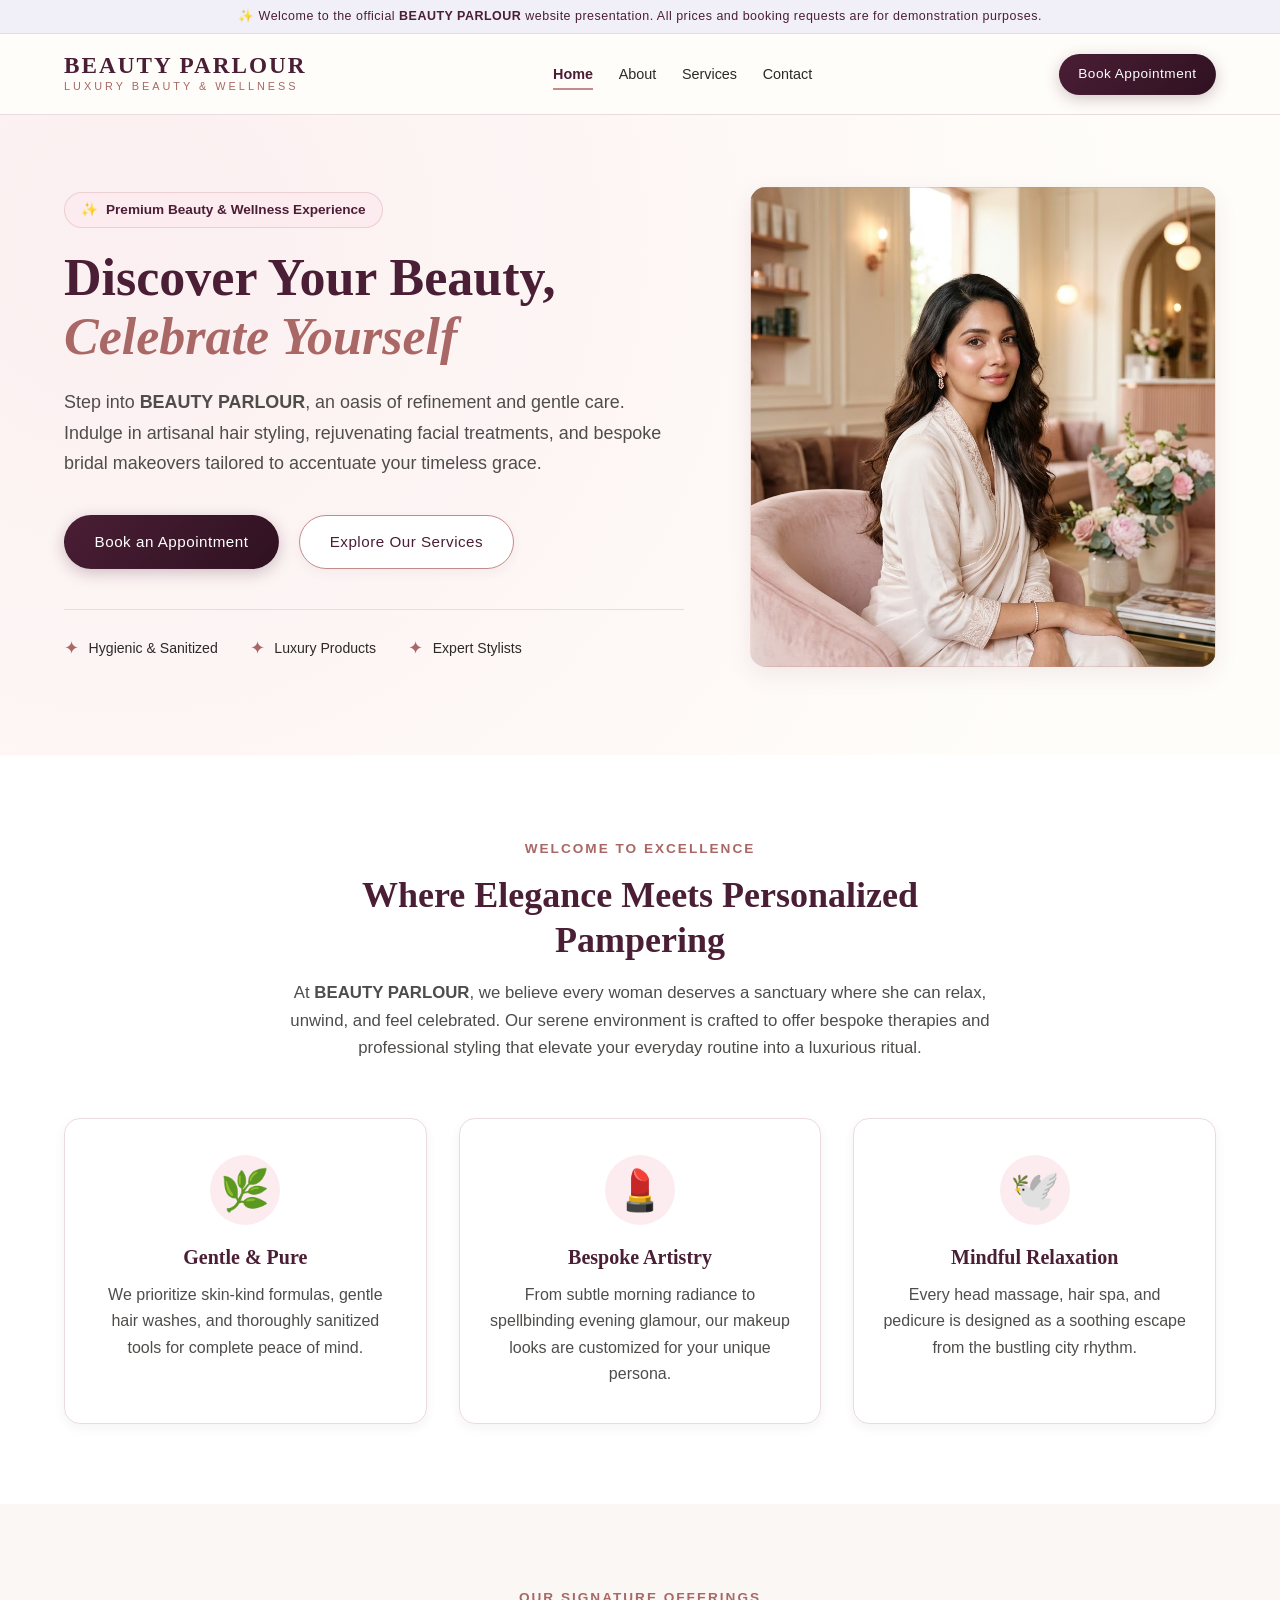
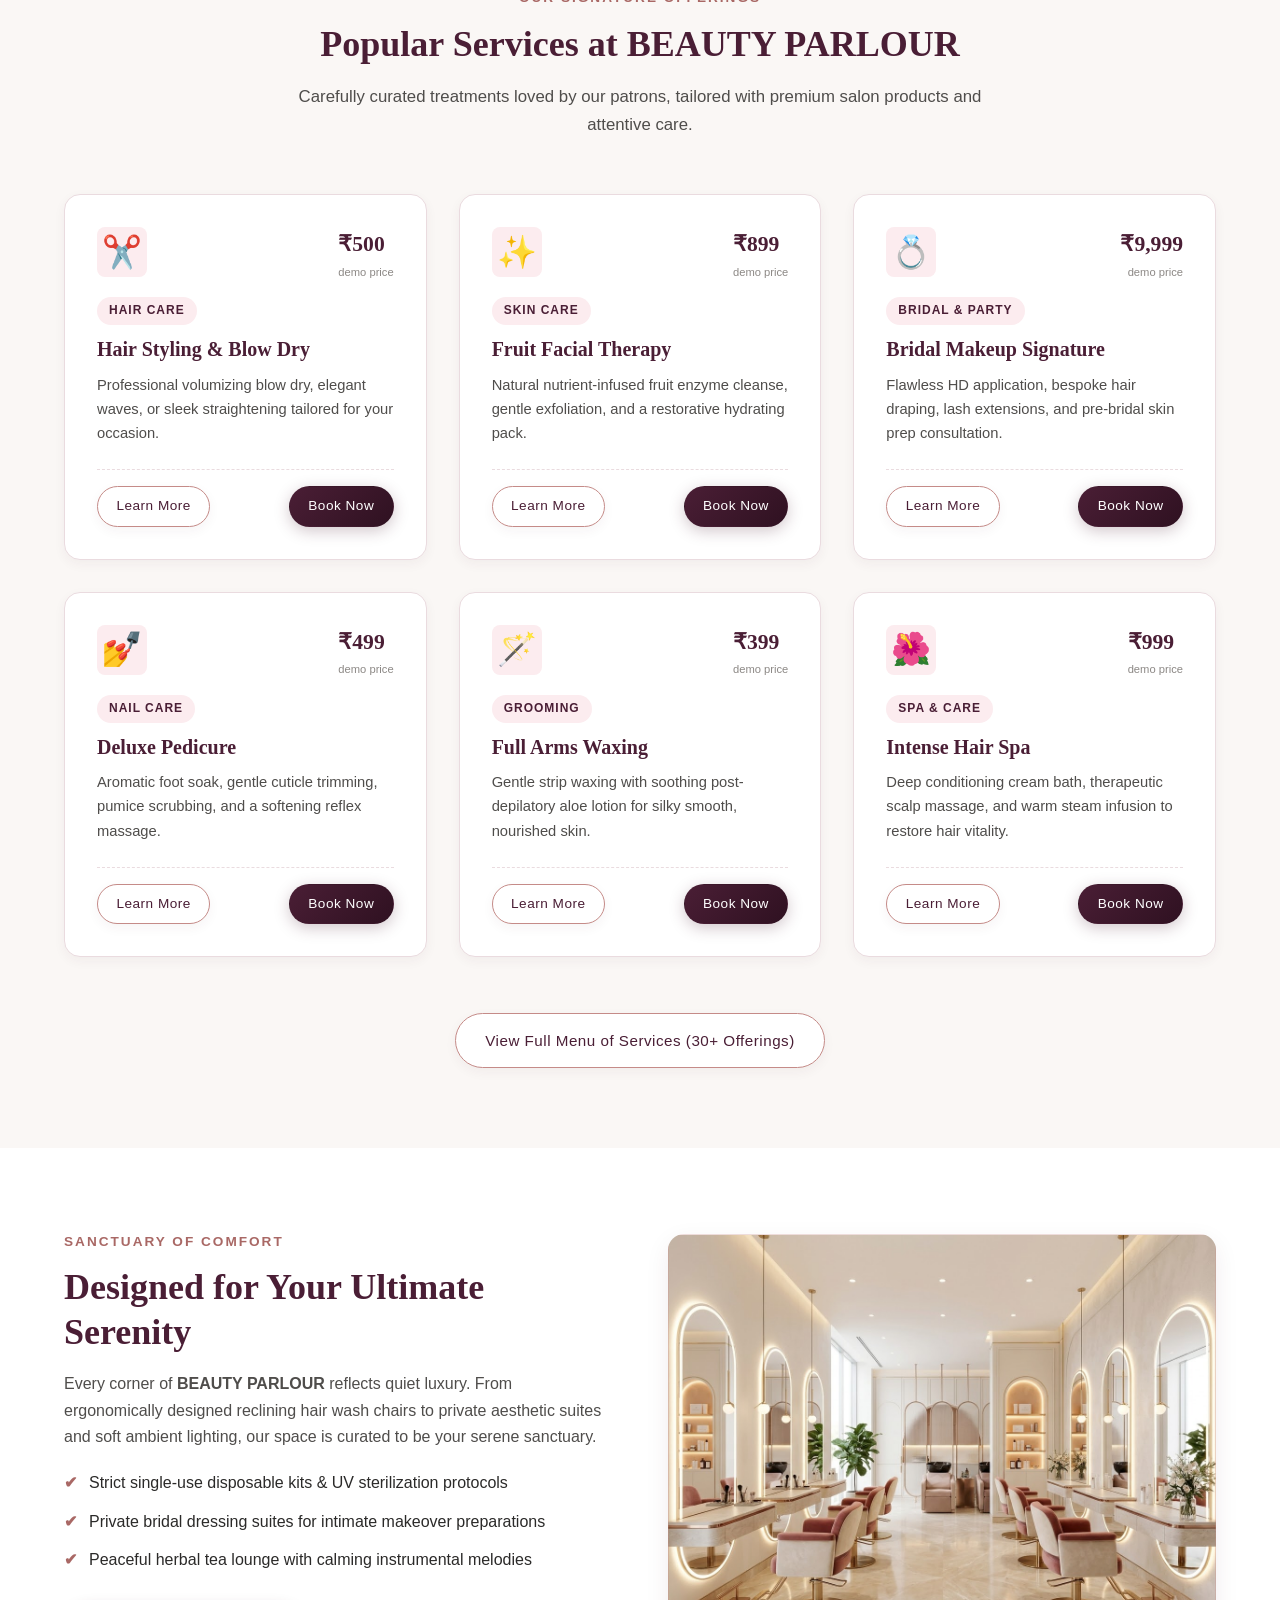
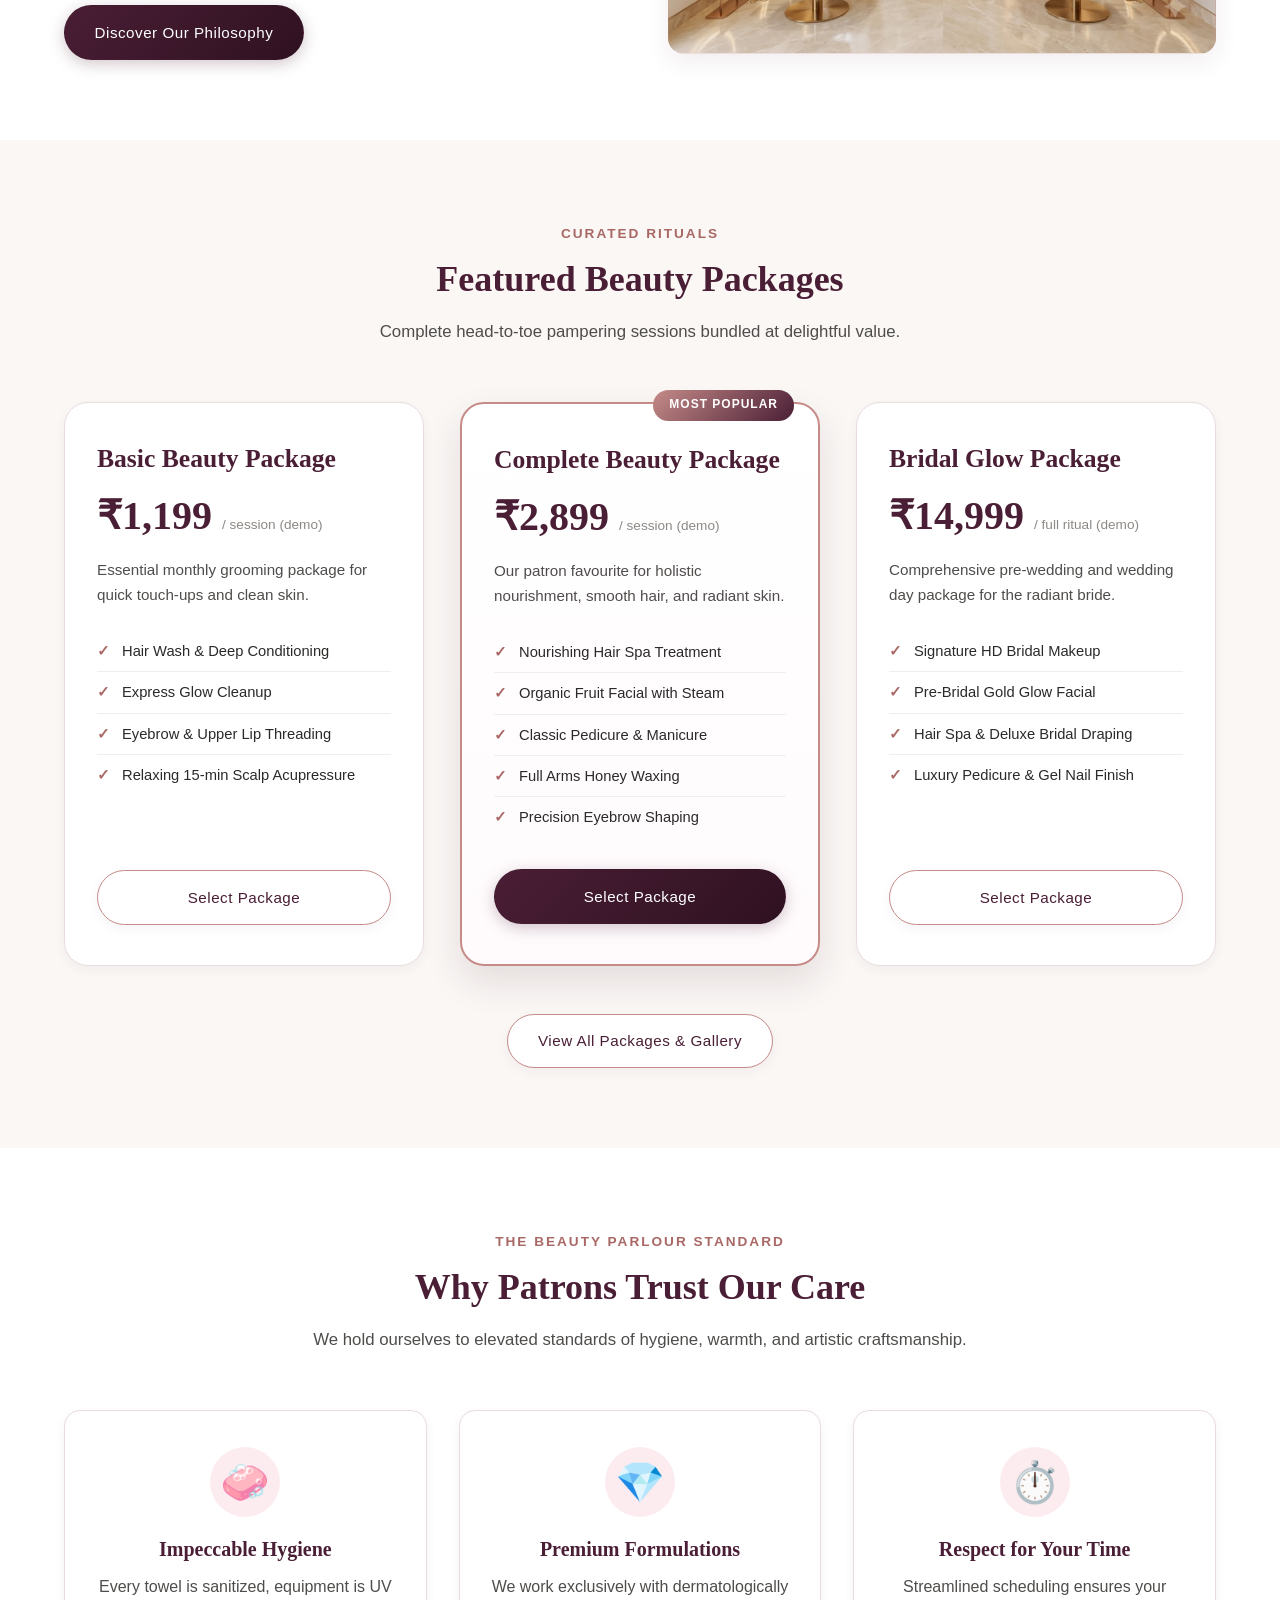
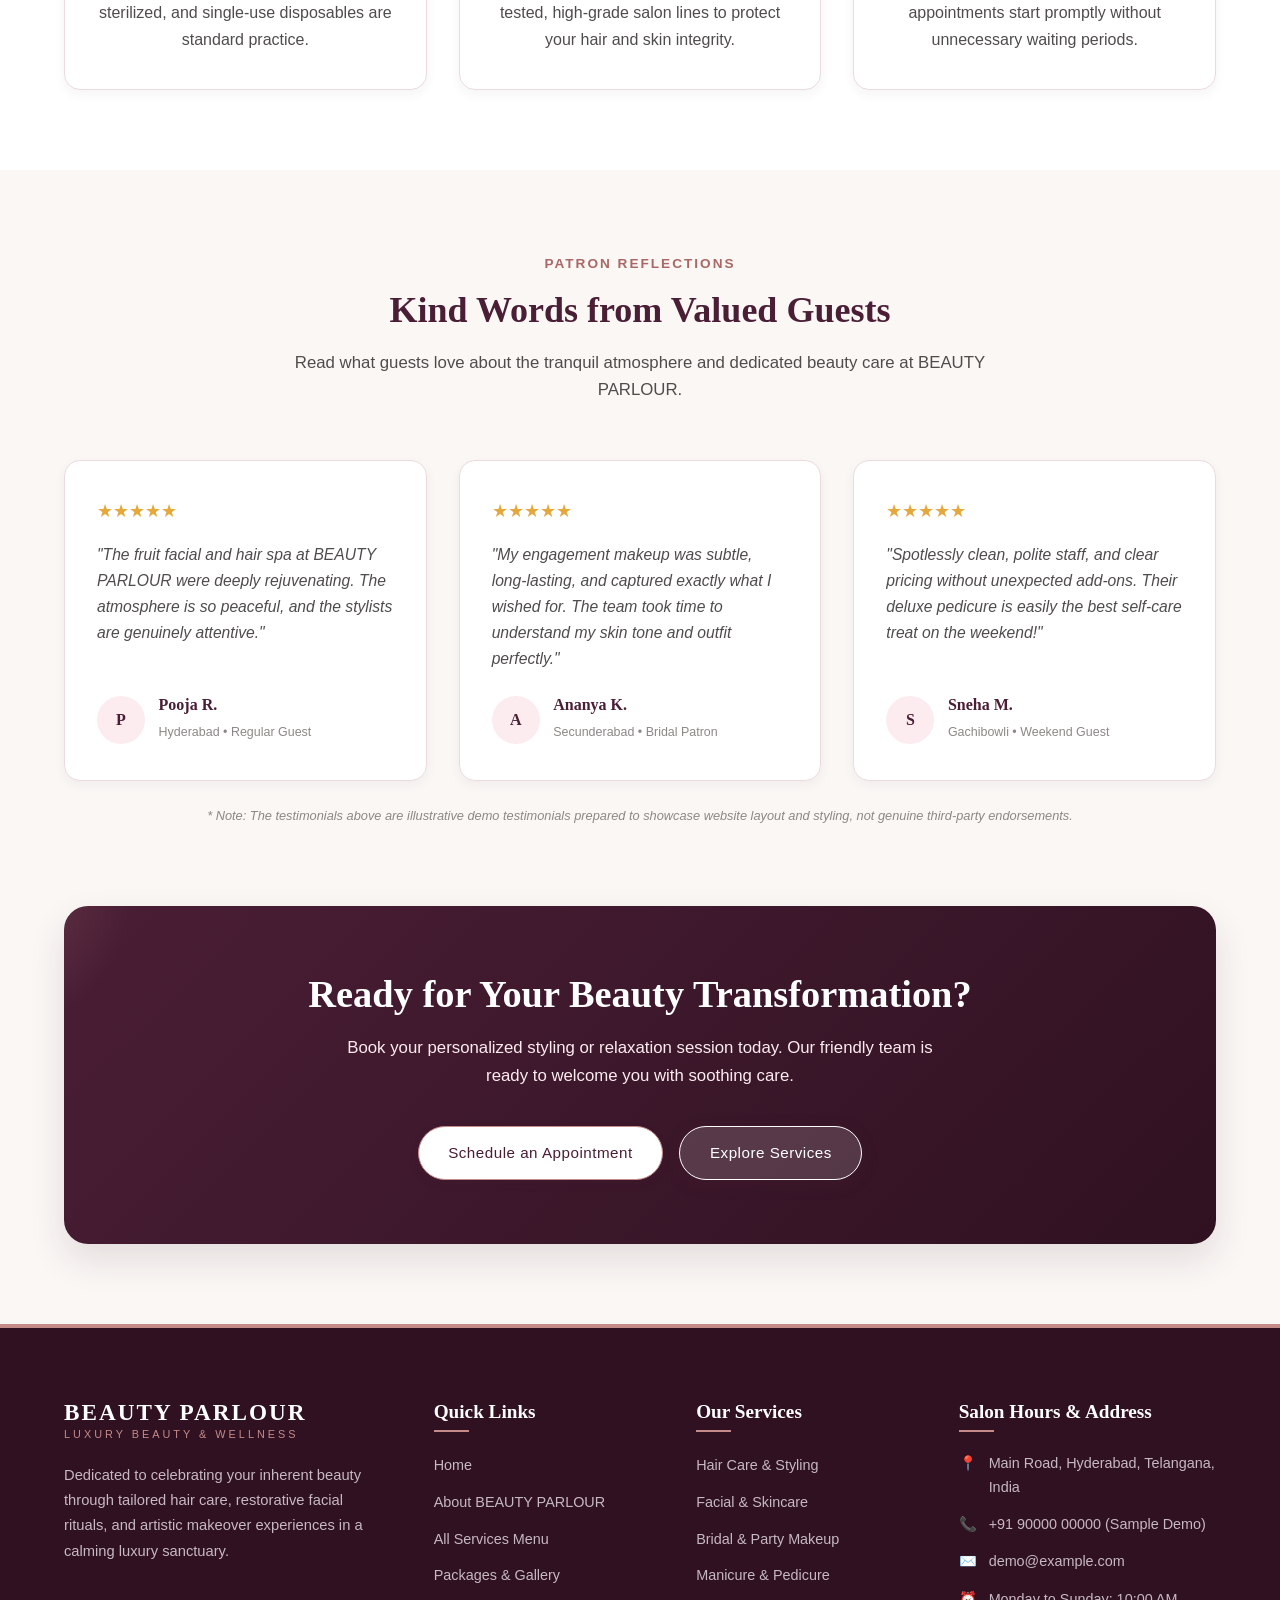
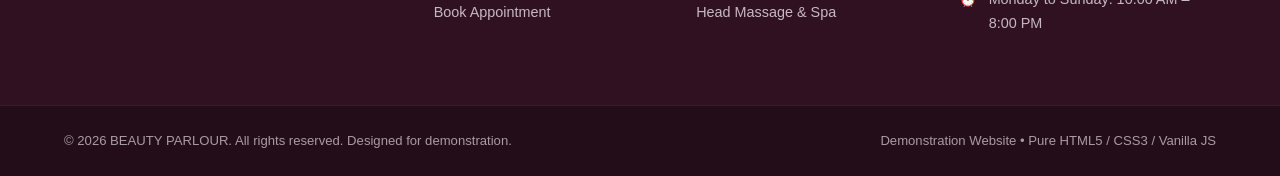
<file: index.html>
<!DOCTYPE html>
<html lang="en">

<head>
  <meta charset="UTF-8">
  <meta name="viewport" content="width=device-width, initial-scale=1.0">
  <title>BEAUTY PARLOUR | Luxury Hair, Skin, Bridal & Spa Services</title>
  <meta name="description"
    content="Welcome to BEAUTY PARLOUR. Discover premium beauty care, bridal makeup, hair styling, skin therapies, and luxurious self-care rituals in Hyderabad.">
  <link rel="stylesheet" href="css/style.css">
</head>

<body>

  <!-- Demo Notice Banner -->
  <aside class="demo-badge-banner" aria-label="Demo notice">
    ✨ Welcome to the official <strong>BEAUTY PARLOUR</strong> website presentation. All prices and booking requests are
    for demonstration purposes.
  </aside>

  <!-- Site Header & Navigation -->
  <header class="site-header" id="top">
    <div class="container navbar">
      <a href="index.html" class="logo" aria-label="BEAUTY PARLOUR Home">
        <span class="logo-text">BEAUTY PARLOUR</span>
        <span class="logo-subtext">Luxury Beauty & Wellness</span>
      </a>

      <nav aria-label="Primary Navigation">
        <ul class="nav-menu">
          <li><a href="index.html" class="nav-link active">Home</a></li>
          <li><a href="about.html" class="nav-link">About</a></li>
          <li><a href="services.html" class="nav-link">Services</a></li>

          <li><a href="contact.html" class="nav-link">Contact</a></li>
        </ul>
      </nav>

      <div class="nav-actions">
        <a href="contact.html" class="btn btn-primary btn-sm">Book Appointment</a>
        <button class="nav-toggle" aria-label="Toggle mobile menu" aria-expanded="false">&#9776;</button>
      </div>
    </div>
  </header>

  <main>
    <!-- Hero Section -->
    <section class="hero-section" aria-labelledby="hero-heading">
      <div class="container hero-grid">
        <div class="hero-content">
          <div class="hero-tagline">
            <span>✨</span> Premium Beauty & Wellness Experience
          </div>
          <h1 id="hero-heading" class="hero-title">
            Discover Your Beauty, <span>Celebrate Yourself</span>
          </h1>
          <p class="hero-description">
            Step into <strong>BEAUTY PARLOUR</strong>, an oasis of refinement and gentle care. Indulge in artisanal hair
            styling, rejuvenating facial treatments, and bespoke bridal makeovers tailored to accentuate your timeless
            grace.
          </p>
          <div class="hero-actions">
            <a href="contact.html" class="btn btn-primary">Book an Appointment</a>
            <a href="services.html" class="btn btn-secondary">Explore Our Services</a>
          </div>
          <div class="hero-features">
            <div class="hero-feature-item">
              <span class="hero-feature-icon">✦</span>
              <span>Hygienic & Sanitized</span>
            </div>
            <div class="hero-feature-item">
              <span class="hero-feature-icon">✦</span>
              <span>Luxury Products</span>
            </div>
            <div class="hero-feature-item">
              <span class="hero-feature-icon">✦</span>
              <span>Expert Stylists</span>
            </div>
          </div>
        </div>

        <div class="hero-media">
          <!-- Placeholder 1: beauty-parlour-hero -->
          <!-- [FUTURE IMAGE REPLACEMENT]: Insert actual parlour hero image <img src="assets/images/beauty-parlour-hero.jpg" alt="BEAUTY PARLOUR welcome lounge"> -->
          <div class="placeholder-wrapper">
            <div class="img-placeholder beauty-parlour-hero" role="img"
              aria-label="BEAUTY PARLOUR interior welcome image placeholder">
              <span class="placeholder-badge">Placeholder: beauty-parlour-hero</span>
              <span class="placeholder-icon">🌸</span>
              <h2 class="placeholder-title">BEAUTY PARLOUR</h2>
              <p class="placeholder-subtext">Warm welcome, calm ambience & luxury styling stations</p>
            </div>
          </div>
        </div>
      </div>
    </section>

    <!-- Welcome Section -->
    <section class="section-padding" style="background-color: var(--color-white);" aria-labelledby="welcome-heading">
      <div class="container">
        <div class="section-header">
          <span class="section-subtitle">Welcome to Excellence</span>
          <h2 id="welcome-heading" class="section-title">Where Elegance Meets Personalized Pampering</h2>
          <p class="section-description">
            At <strong>BEAUTY PARLOUR</strong>, we believe every woman deserves a sanctuary where she can relax, unwind,
            and feel celebrated. Our serene environment is crafted to offer bespoke therapies and professional styling
            that elevate your everyday routine into a luxurious ritual.
          </p>
        </div>

        <div style="display: grid; grid-template-columns: repeat(auto-fit, minmax(260px, 1fr)); gap: 2rem;">
          <div class="feature-box">
            <span class="feature-icon-lg">🌿</span>
            <h3>Gentle & Pure</h3>
            <p>We prioritize skin-kind formulas, gentle hair washes, and thoroughly sanitized tools for complete peace
              of mind.</p>
          </div>
          <div class="feature-box">
            <span class="feature-icon-lg">💄</span>
            <h3>Bespoke Artistry</h3>
            <p>From subtle morning radiance to spellbinding evening glamour, our makeup looks are customized for your
              unique persona.</p>
          </div>
          <div class="feature-box">
            <span class="feature-icon-lg">🕊️</span>
            <h3>Mindful Relaxation</h3>
            <p>Every head massage, hair spa, and pedicure is designed as a soothing escape from the bustling city
              rhythm.</p>
          </div>
        </div>
      </div>
    </section>

    <!-- Popular Services Section -->
    <section class="section-padding" aria-labelledby="popular-services-heading">
      <div class="container">
        <div class="section-header">
          <span class="section-subtitle">Our Signature Offerings</span>
          <h2 id="popular-services-heading" class="section-title">Popular Services at BEAUTY PARLOUR</h2>
          <p class="section-description">
            Carefully curated treatments loved by our patrons, tailored with premium salon products and attentive care.
          </p>
        </div>

        <div class="services-grid">
          <!-- 1. Hair Styling -->
          <article class="service-card">
            <div class="service-card-top">
              <span class="service-icon">✂️</span>
              <div>
                <span class="service-price">₹500</span>
                <span class="service-price-note">demo price</span>
              </div>
            </div>
            <span class="tag-badge" style="width: fit-content; margin-bottom: 0.75rem;">Hair Care</span>
            <h3 class="service-card-title">Hair Styling & Blow Dry</h3>
            <p class="service-card-desc">Professional volumizing blow dry, elegant waves, or sleek straightening
              tailored for your occasion.</p>
            <div class="service-card-footer">
              <a href="hair-care.html" class="btn btn-secondary btn-sm">Learn More</a>
              <a href="contact.html" class="btn btn-primary btn-sm">Book Now</a>
            </div>
          </article>

          <!-- 2. Facial & Skincare -->
          <article class="service-card">
            <div class="service-card-top">
              <span class="service-icon">✨</span>
              <div>
                <span class="service-price">₹899</span>
                <span class="service-price-note">demo price</span>
              </div>
            </div>
            <span class="tag-badge" style="width: fit-content; margin-bottom: 0.75rem;">Skin Care</span>
            <h3 class="service-card-title">Fruit Facial Therapy</h3>
            <p class="service-card-desc">Natural nutrient-infused fruit enzyme cleanse, gentle exfoliation, and a
              restorative hydrating pack.</p>
            <div class="service-card-footer">
              <a href="skin-care.html" class="btn btn-secondary btn-sm">Learn More</a>
              <a href="contact.html" class="btn btn-primary btn-sm">Book Now</a>
            </div>
          </article>

          <!-- 3. Bridal Makeup -->
          <article class="service-card">
            <div class="service-card-top">
              <span class="service-icon">💍</span>
              <div>
                <span class="service-price">₹9,999</span>
                <span class="service-price-note">demo price</span>
              </div>
            </div>
            <span class="tag-badge" style="width: fit-content; margin-bottom: 0.75rem;">Bridal & Party</span>
            <h3 class="service-card-title">Bridal Makeup Signature</h3>
            <p class="service-card-desc">Flawless HD application, bespoke hair draping, lash extensions, and pre-bridal
              skin prep consultation.</p>
            <div class="service-card-footer">
              <a href="bridal-makeup.html" class="btn btn-secondary btn-sm">Learn More</a>
              <a href="contact.html" class="btn btn-primary btn-sm">Book Now</a>
            </div>
          </article>

          <!-- 4. Manicure & Pedicure -->
          <article class="service-card">
            <div class="service-card-top">
              <span class="service-icon">💅</span>
              <div>
                <span class="service-price">₹499</span>
                <span class="service-price-note">demo price</span>
              </div>
            </div>
            <span class="tag-badge" style="width: fit-content; margin-bottom: 0.75rem;">Nail Care</span>
            <h3 class="service-card-title">Deluxe Pedicure</h3>
            <p class="service-card-desc">Aromatic foot soak, gentle cuticle trimming, pumice scrubbing, and a softening
              reflex massage.</p>
            <div class="service-card-footer">
              <a href="services.html" class="btn btn-secondary btn-sm">Learn More</a>
              <a href="contact.html" class="btn btn-primary btn-sm">Book Now</a>
            </div>
          </article>

          <!-- 5. Waxing & Threading -->
          <article class="service-card">
            <div class="service-card-top">
              <span class="service-icon">🪄</span>
              <div>
                <span class="service-price">₹399</span>
                <span class="service-price-note">demo price</span>
              </div>
            </div>
            <span class="tag-badge" style="width: fit-content; margin-bottom: 0.75rem;">Grooming</span>
            <h3 class="service-card-title">Full Arms Waxing</h3>
            <p class="service-card-desc">Gentle strip waxing with soothing post-depilatory aloe lotion for silky smooth,
              nourished skin.</p>
            <div class="service-card-footer">
              <a href="services.html" class="btn btn-secondary btn-sm">Learn More</a>
              <a href="contact.html" class="btn btn-primary btn-sm">Book Now</a>
            </div>
          </article>

          <!-- 6. Spa & Head Massage -->
          <article class="service-card">
            <div class="service-card-top">
              <span class="service-icon">🌺</span>
              <div>
                <span class="service-price">₹999</span>
                <span class="service-price-note">demo price</span>
              </div>
            </div>
            <span class="tag-badge" style="width: fit-content; margin-bottom: 0.75rem;">Spa & Care</span>
            <h3 class="service-card-title">Intense Hair Spa</h3>
            <p class="service-card-desc">Deep conditioning cream bath, therapeutic scalp massage, and warm steam
              infusion to restore hair vitality.</p>
            <div class="service-card-footer">
              <a href="hair-care.html" class="btn btn-secondary btn-sm">Learn More</a>
              <a href="contact.html" class="btn btn-primary btn-sm">Book Now</a>
            </div>
          </article>
        </div>

        <div style="text-align: center; margin-top: 3.5rem;">
          <a href="services.html" class="btn btn-secondary">View Full Menu of Services (30+ Offerings)</a>
        </div>
      </div>
    </section>

    <!-- Parlour Interior Spotlight -->
    <section class="section-padding" style="background-color: var(--color-white);" aria-labelledby="interior-heading">
      <div class="container">
        <div
          style="display: grid; grid-template-columns: repeat(auto-fit, minmax(320px, 1fr)); gap: 3.5rem; align-items: center;">
          <div>
            <span class="section-subtitle">Sanctuary of Comfort</span>
            <h2 id="interior-heading" class="section-title">Designed for Your Ultimate Serenity</h2>
            <p style="margin-bottom: 1.25rem;">
              Every corner of <strong>BEAUTY PARLOUR</strong> reflects quiet luxury. From ergonomically designed
              reclining hair wash chairs to private aesthetic suites and soft ambient lighting, our space is curated to
              be your serene sanctuary.
            </p>
            <ul style="margin-bottom: 2rem;">
              <li style="display: flex; gap: 0.75rem; margin-bottom: 0.75rem;">
                <span style="color: var(--color-rose-gold-dark); font-weight: bold;">✔</span>
                <span>Strict single-use disposable kits & UV sterilization protocols</span>
              </li>
              <li style="display: flex; gap: 0.75rem; margin-bottom: 0.75rem;">
                <span style="color: var(--color-rose-gold-dark); font-weight: bold;">✔</span>
                <span>Private bridal dressing suites for intimate makeover preparations</span>
              </li>
              <li style="display: flex; gap: 0.75rem;">
                <span style="color: var(--color-rose-gold-dark); font-weight: bold;">✔</span>
                <span>Peaceful herbal tea lounge with calming instrumental melodies</span>
              </li>
            </ul>
            <a href="about.html" class="btn btn-primary">Discover Our Philosophy</a>
          </div>

          <!-- Placeholder 8: beauty-parlour-interior -->
          <!-- [FUTURE IMAGE REPLACEMENT]: Insert actual parlour interior photo <img src="assets/images/beauty-parlour-interior.jpg" alt="BEAUTY PARLOUR styling stations and wash bar"> -->
          <div class="placeholder-wrapper">
            <div class="img-placeholder beauty-parlour-interior" role="img"
              aria-label="BEAUTY PARLOUR interior placeholder">
              <span class="placeholder-badge">Placeholder: beauty-parlour-interior</span>
              <span class="placeholder-icon">🪞</span>
              <h3 class="placeholder-title">Parlour Interior & Ambience</h3>
              <p class="placeholder-subtext">Styling stations, wash lounges & private beauty chambers</p>
            </div>
          </div>
        </div>
      </div>
    </section>

    <!-- Featured Beauty Packages Preview -->
    <section class="section-padding" aria-labelledby="packages-preview-heading">
      <div class="container">
        <div class="section-header">
          <span class="section-subtitle">Curated Rituals</span>
          <h2 id="packages-preview-heading" class="section-title">Featured Beauty Packages</h2>
          <p class="section-description">
            Complete head-to-toe pampering sessions bundled at delightful value.
          </p>
        </div>

        <div class="packages-grid">
          <!-- Basic Package -->
          <div class="package-card">
            <h3 class="package-title">Basic Beauty Package</h3>
            <div class="package-price">₹1,199 <span>/ session (demo)</span></div>
            <p class="package-desc">Essential monthly grooming package for quick touch-ups and clean skin.</p>
            <ul class="package-features-list">
              <li><span class="check-icon">✓</span> Hair Wash & Deep Conditioning</li>
              <li><span class="check-icon">✓</span> Express Glow Cleanup</li>
              <li><span class="check-icon">✓</span> Eyebrow & Upper Lip Threading</li>
              <li><span class="check-icon">✓</span> Relaxing 15-min Scalp Acupressure</li>
            </ul>
            <a href="contact.html" class="btn btn-secondary">Select Package</a>
          </div>

          <!-- Featured Package -->
          <div class="package-card featured">
            <span class="package-badge-popular">Most Popular</span>
            <h3 class="package-title">Complete Beauty Package</h3>
            <div class="package-price">₹2,899 <span>/ session (demo)</span></div>
            <p class="package-desc">Our patron favourite for holistic nourishment, smooth hair, and radiant skin.</p>
            <ul class="package-features-list">
              <li><span class="check-icon">✓</span> Nourishing Hair Spa Treatment</li>
              <li><span class="check-icon">✓</span> Organic Fruit Facial with Steam</li>
              <li><span class="check-icon">✓</span> Classic Pedicure & Manicure</li>
              <li><span class="check-icon">✓</span> Full Arms Honey Waxing</li>
              <li><span class="check-icon">✓</span> Precision Eyebrow Shaping</li>
            </ul>
            <a href="contact.html" class="btn btn-primary">Select Package</a>
          </div>

          <!-- Bridal Glow -->
          <div class="package-card">
            <h3 class="package-title">Bridal Glow Package</h3>
            <div class="package-price">₹14,999 <span>/ full ritual (demo)</span></div>
            <p class="package-desc">Comprehensive pre-wedding and wedding day package for the radiant bride.</p>
            <ul class="package-features-list">
              <li><span class="check-icon">✓</span> Signature HD Bridal Makeup</li>
              <li><span class="check-icon">✓</span> Pre-Bridal Gold Glow Facial</li>
              <li><span class="check-icon">✓</span> Hair Spa & Deluxe Bridal Draping</li>
              <li><span class="check-icon">✓</span> Luxury Pedicure & Gel Nail Finish</li>
            </ul>
            <a href="contact.html" class="btn btn-secondary">Select Package</a>
          </div>
        </div>

        <div style="text-align: center; margin-top: 3rem;">
          <a href="packages-gallery.html" class="btn btn-secondary">View All Packages & Gallery</a>
        </div>
      </div>
    </section>

    <!-- Why Choose Us -->
    <section class="section-padding" style="background-color: var(--color-white);" aria-labelledby="why-us-heading">
      <div class="container">
        <div class="section-header">
          <span class="section-subtitle">The BEAUTY PARLOUR Standard</span>
          <h2 id="why-us-heading" class="section-title">Why Patrons Trust Our Care</h2>
          <p class="section-description">
            We hold ourselves to elevated standards of hygiene, warmth, and artistic craftsmanship.
          </p>
        </div>

        <div style="display: grid; grid-template-columns: repeat(auto-fit, minmax(240px, 1fr)); gap: 2rem;">
          <div class="feature-box">
            <span class="feature-icon-lg">🧼</span>
            <h3>Impeccable Hygiene</h3>
            <p>Every towel is sanitized, equipment is UV sterilized, and single-use disposables are standard practice.
            </p>
          </div>
          <div class="feature-box">
            <span class="feature-icon-lg">💎</span>
            <h3>Premium Formulations</h3>
            <p>We work exclusively with dermatologically tested, high-grade salon lines to protect your hair and skin
              integrity.</p>
          </div>
          <div class="feature-box">
            <span class="feature-icon-lg">⏱️</span>
            <h3>Respect for Your Time</h3>
            <p>Streamlined scheduling ensures your appointments start promptly without unnecessary waiting periods.</p>
          </div>

        </div>
      </div>
    </section>

    <!-- Illustrative Customer Testimonials -->
    <section class="section-padding" aria-labelledby="testimonials-heading">
      <div class="container">
        <div class="section-header">
          <span class="section-subtitle">Patron Reflections</span>
          <h2 id="testimonials-heading" class="section-title">Kind Words from Valued Guests</h2>
          <p class="section-description">
            Read what guests love about the tranquil atmosphere and dedicated beauty care at BEAUTY PARLOUR.
          </p>
        </div>

        <div style="display: grid; grid-template-columns: repeat(auto-fit, minmax(300px, 1fr)); gap: 2rem;">
          <div class="testimonial-card">
            <div class="testimonial-stars" aria-label="5 stars rating">★★★★★</div>
            <p class="testimonial-quote">
              "The fruit facial and hair spa at BEAUTY PARLOUR were deeply rejuvenating. The atmosphere is so peaceful,
              and the stylists are genuinely attentive."
            </p>
            <div class="testimonial-author">
              <div class="testimonial-avatar">P</div>
              <div class="testimonial-meta">
                <h4>Pooja R.</h4>
                <span>Hyderabad • Regular Guest</span>
              </div>
            </div>
          </div>

          <div class="testimonial-card">
            <div class="testimonial-stars" aria-label="5 stars rating">★★★★★</div>
            <p class="testimonial-quote">
              "My engagement makeup was subtle, long-lasting, and captured exactly what I wished for. The team took time
              to understand my skin tone and outfit perfectly."
            </p>
            <div class="testimonial-author">
              <div class="testimonial-avatar">A</div>
              <div class="testimonial-meta">
                <h4>Ananya K.</h4>
                <span>Secunderabad • Bridal Patron</span>
              </div>
            </div>
          </div>

          <div class="testimonial-card">
            <div class="testimonial-stars" aria-label="5 stars rating">★★★★★</div>
            <p class="testimonial-quote">
              "Spotlessly clean, polite staff, and clear pricing without unexpected add-ons. Their deluxe pedicure is
              easily the best self-care treat on the weekend!"
            </p>
            <div class="testimonial-author">
              <div class="testimonial-avatar">S</div>
              <div class="testimonial-meta">
                <h4>Sneha M.</h4>
                <span>Gachibowli • Weekend Guest</span>
              </div>
            </div>
          </div>
        </div>

        <p class="demo-disclaimer-note">
          * Note: The testimonials above are illustrative demo testimonials prepared to showcase website layout and
          styling, not genuine third-party endorsements.
        </p>
      </div>
    </section>

    <!-- Call to Action Banner -->
    <section class="container" style="margin-bottom: 5rem;">
      <div class="cta-banner">
        <h2>Ready for Your Beauty Transformation?</h2>
        <p>Book your personalized styling or relaxation session today. Our friendly team is ready to welcome you with
          soothing care.</p>
        <div style="display: flex; justify-content: center; gap: 1rem; flex-wrap: wrap;">
          <a href="contact.html" class="btn btn-secondary">Schedule an Appointment</a>
          <a href="services.html" class="btn btn-primary"
            style="background: rgba(255,255,255,0.15); border: 1px solid var(--color-white);">Explore Services</a>
        </div>
      </div>
    </section>
  </main>

  <!-- Site Footer -->
  <footer class="site-footer">
    <div class="container footer-grid">
      <div class="footer-brand">
        <a href="index.html" class="logo">
          <span class="logo-text">BEAUTY PARLOUR</span>
          <span class="logo-subtext">Luxury Beauty & Wellness</span>
        </a>
        <p>
          Dedicated to celebrating your inherent beauty through tailored hair care, restorative facial rituals, and
          artistic makeover experiences in a calming luxury sanctuary.
        </p>
      </div>

      <div>
        <h4 class="footer-title">Quick Links</h4>
        <ul class="footer-links">
          <li><a href="index.html">Home</a></li>
          <li><a href="about.html">About BEAUTY PARLOUR</a></li>
          <li><a href="services.html">All Services Menu</a></li>
          <li><a href="packages-gallery.html">Packages & Gallery</a></li>
          <li><a href="contact.html">Book Appointment</a></li>
        </ul>
      </div>

      <div>
        <h4 class="footer-title">Our Services</h4>
        <ul class="footer-links">
          <li><a href="hair-care.html">Hair Care & Styling</a></li>
          <li><a href="skin-care.html">Facial & Skincare</a></li>
          <li><a href="bridal-makeup.html">Bridal & Party Makeup</a></li>
          <li><a href="services.html#nail-care">Manicure & Pedicure</a></li>
          <li><a href="services.html#spa-care">Head Massage & Spa</a></li>
        </ul>
      </div>

      <div>
        <h4 class="footer-title">Salon Hours & Address</h4>
        <ul class="footer-contact-info">
          <li>
            <span class="icon">📍</span>
            <span>Main Road, Hyderabad, Telangana, India</span>
          </li>
          <li>
            <span class="icon">📞</span>
            <span>+91 90000 00000 (Sample Demo)</span>
          </li>
          <li>
            <span class="icon">✉️</span>
            <span>demo@example.com</span>
          </li>
          <li>
            <span class="icon">⏰</span>
            <span>Monday to Sunday: 10:00 AM – 8:00 PM</span>
          </li>
        </ul>
      </div>
    </div>

    <div class="footer-bottom">
      <div class="container footer-bottom-inner">
        <div>
          &copy; 2026 BEAUTY PARLOUR. All rights reserved. Designed for demonstration.
        </div>
        <div>
          <span>Demonstration Website • Pure HTML5 / CSS3 / Vanilla JS</span>
        </div>
      </div>
    </div>
  </footer>

  <!-- Back to Top Button -->
  <button class="back-to-top" aria-label="Back to top of page">↑</button>

  <script src="js/script.js"></script>
</body>

</html>
</file>
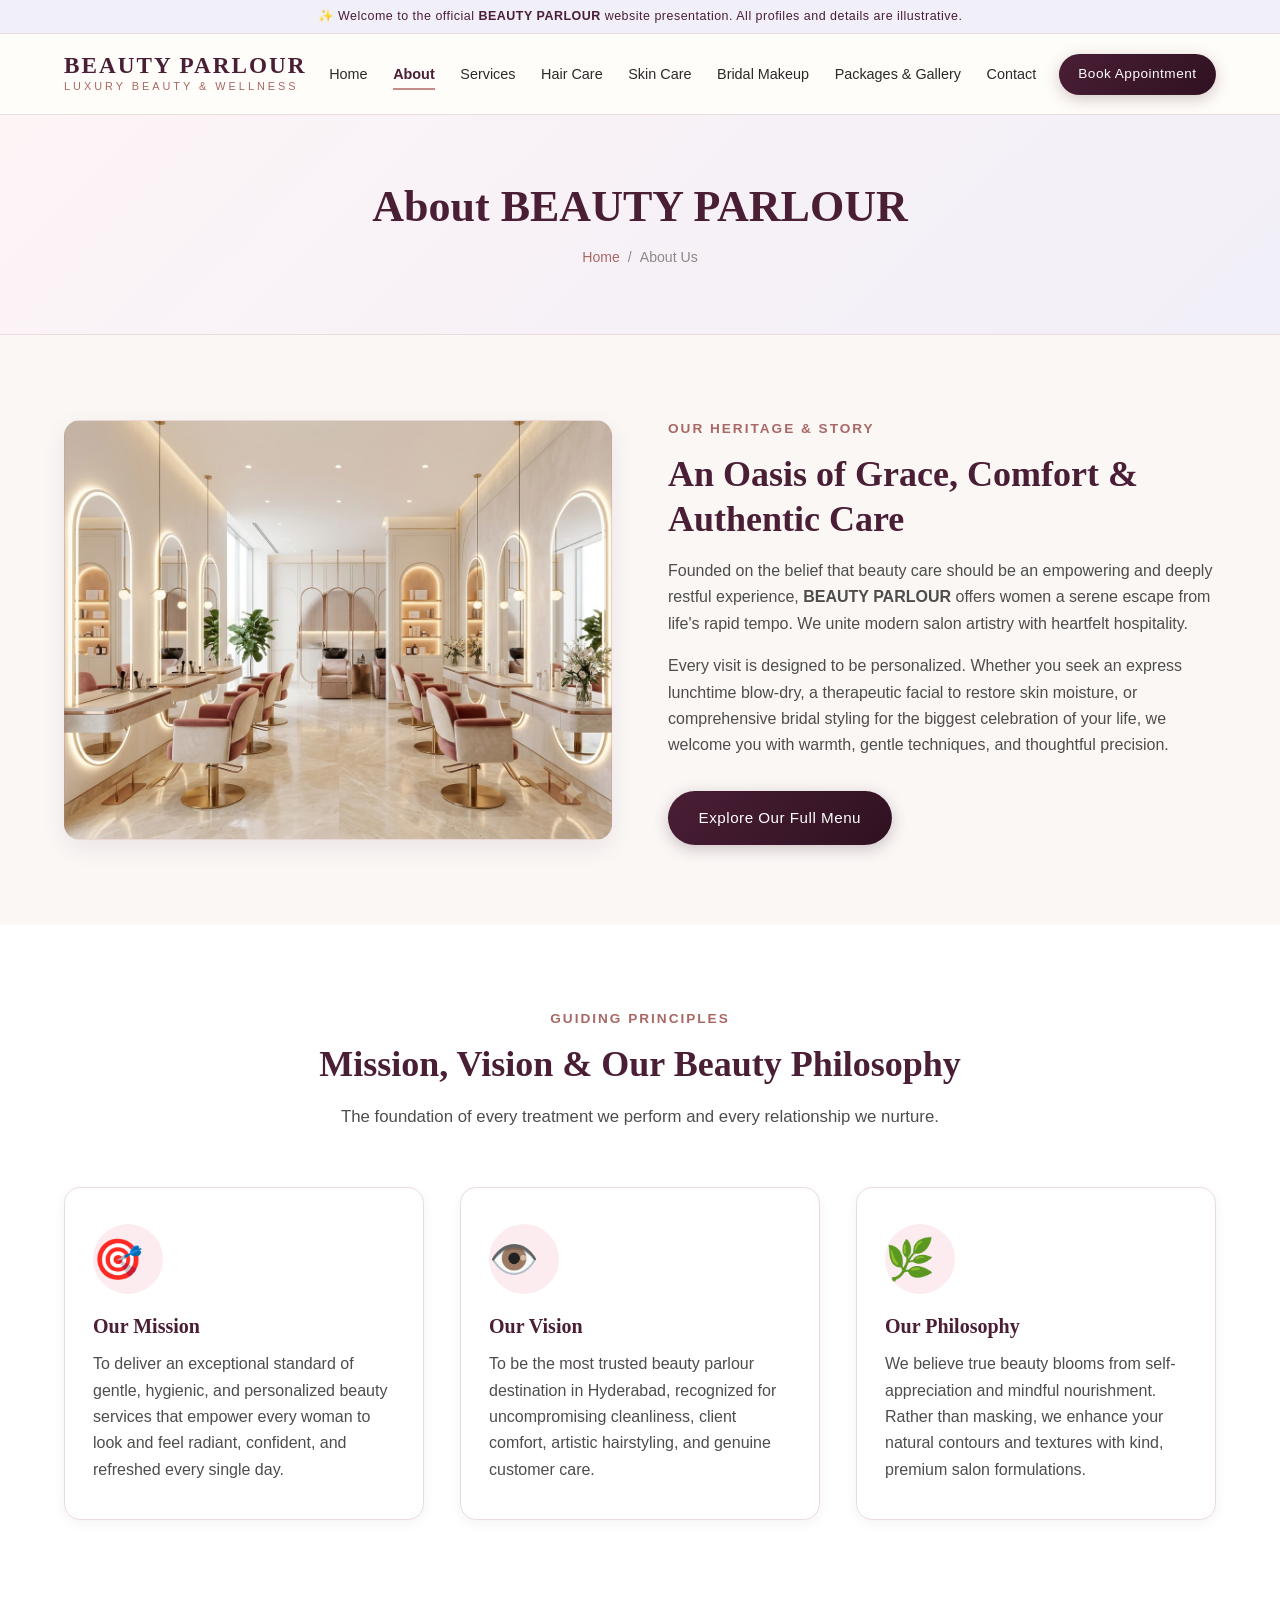
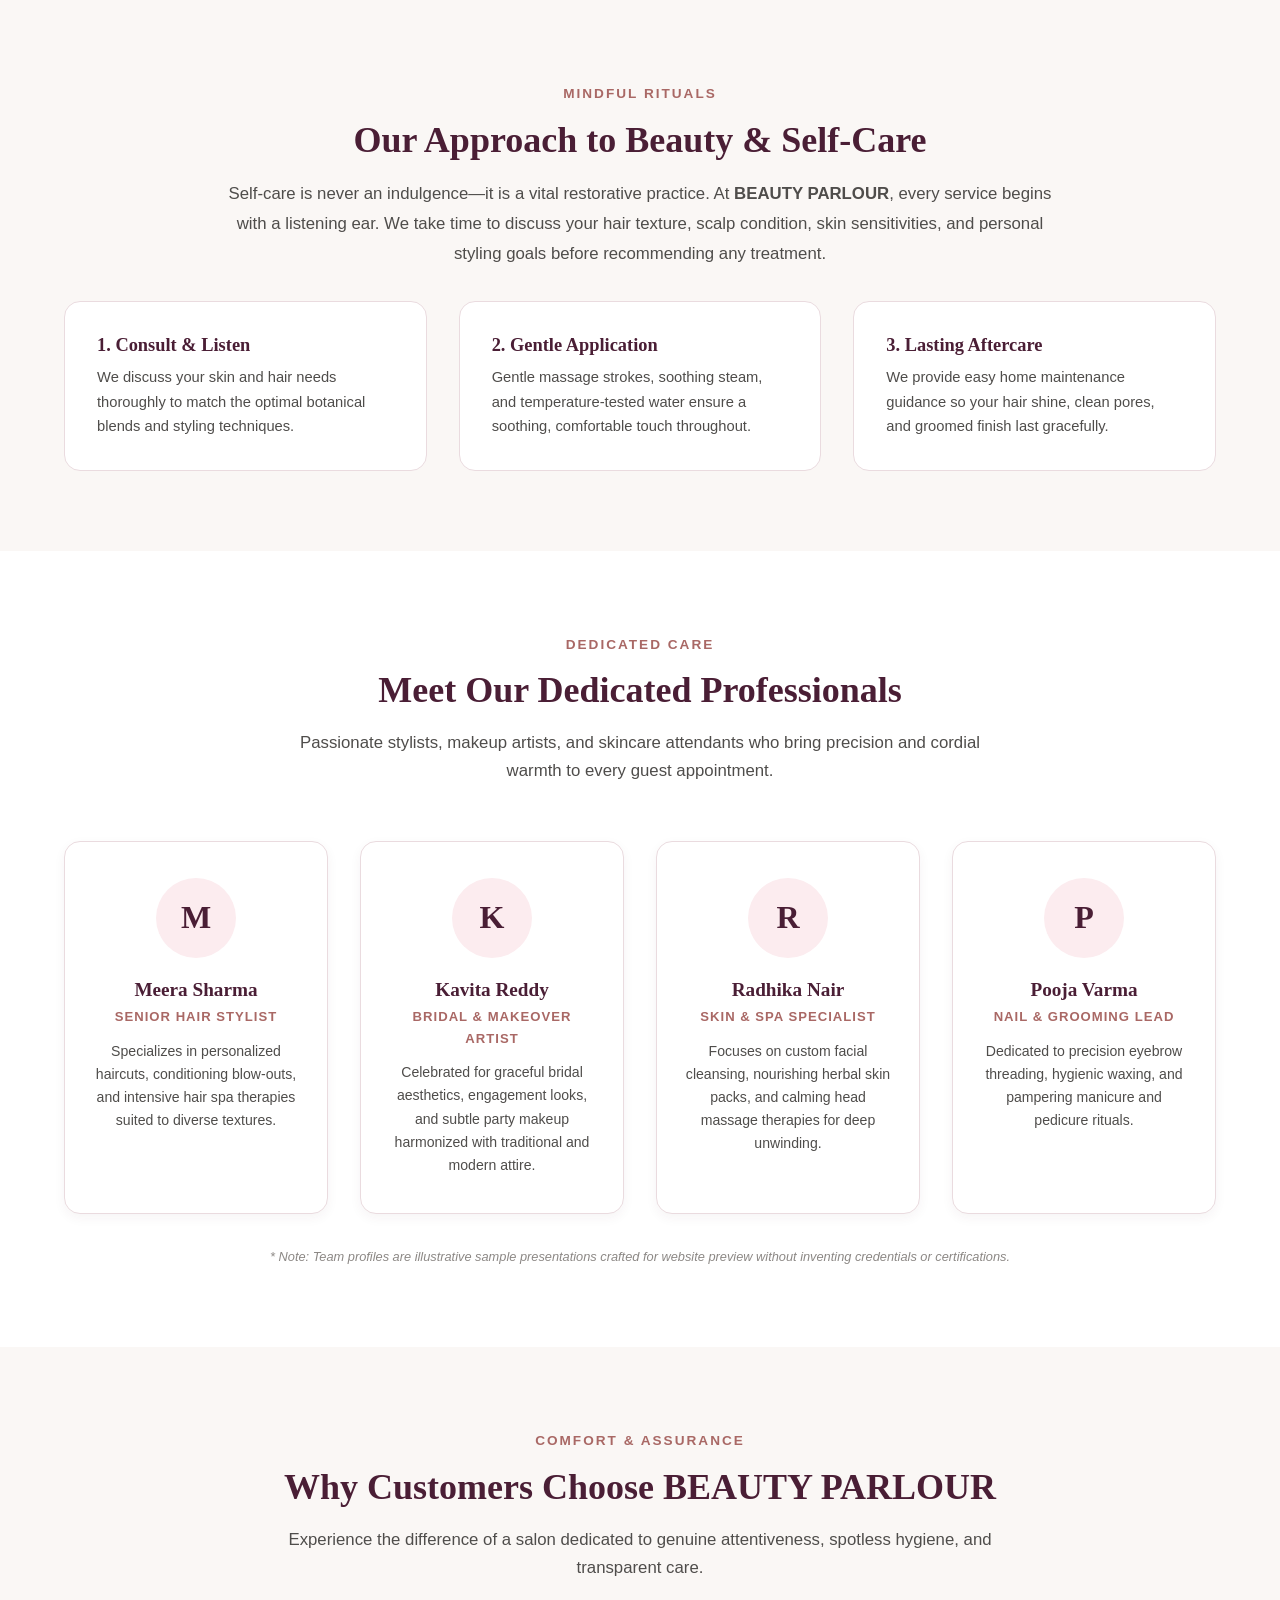
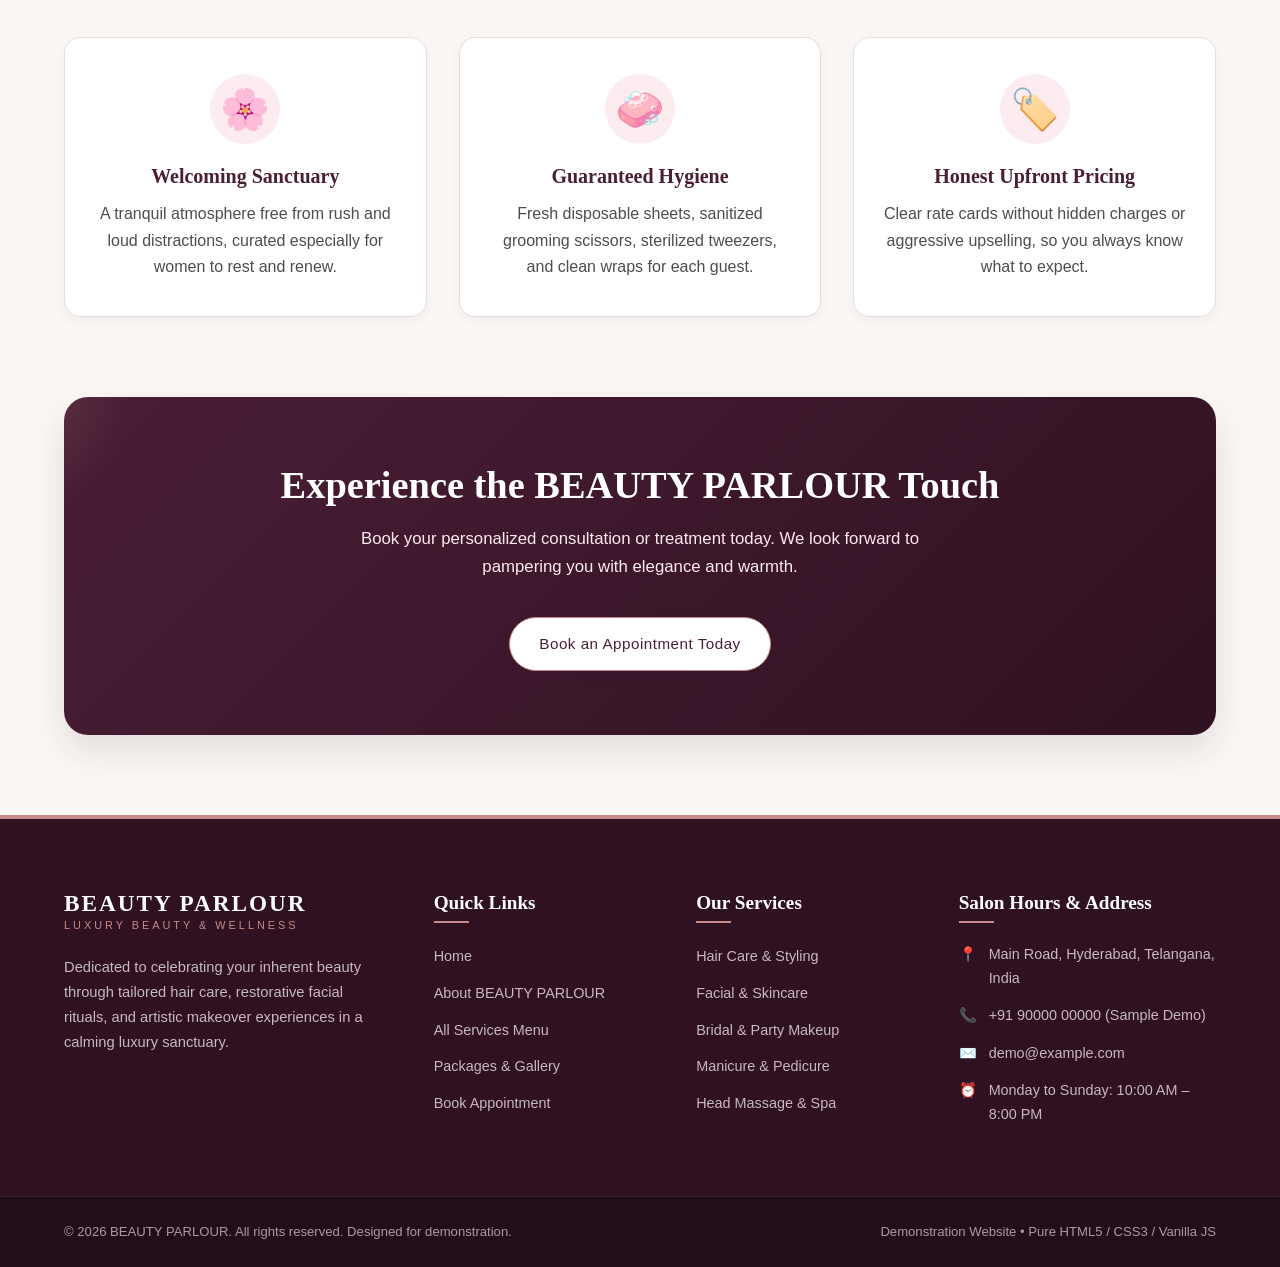
<file: about.html>
<!DOCTYPE html>
<html lang="en">
<head>
  <meta charset="UTF-8">
  <meta name="viewport" content="width=device-width, initial-scale=1.0">
  <title>About Us | BEAUTY PARLOUR</title>
  <meta name="description" content="Learn about BEAUTY PARLOUR, our beauty care philosophy, mission, vision, and attentive team committed to gentle and luxurious self-care in Hyderabad.">
  <link rel="stylesheet" href="css/style.css">
</head>
<body>

  <!-- Demo Notice Banner -->
  <aside class="demo-badge-banner" aria-label="Demo notice">
    ✨ Welcome to the official <strong>BEAUTY PARLOUR</strong> website presentation. All profiles and details are illustrative.
  </aside>

  <!-- Site Header & Navigation -->
  <header class="site-header" id="top">
    <div class="container navbar">
      <a href="index.html" class="logo" aria-label="BEAUTY PARLOUR Home">
        <span class="logo-text">BEAUTY PARLOUR</span>
        <span class="logo-subtext">Luxury Beauty & Wellness</span>
      </a>

      <nav aria-label="Primary Navigation">
        <ul class="nav-menu">
          <li><a href="index.html" class="nav-link">Home</a></li>
          <li><a href="about.html" class="nav-link active">About</a></li>
          <li><a href="services.html" class="nav-link">Services</a></li>
          <li><a href="hair-care.html" class="nav-link">Hair Care</a></li>
          <li><a href="skin-care.html" class="nav-link">Skin Care</a></li>
          <li><a href="bridal-makeup.html" class="nav-link">Bridal Makeup</a></li>
          <li><a href="packages-gallery.html" class="nav-link">Packages & Gallery</a></li>
          <li><a href="contact.html" class="nav-link">Contact</a></li>
        </ul>
      </nav>

      <div class="nav-actions">
        <a href="contact.html" class="btn btn-primary btn-sm">Book Appointment</a>
        <button class="nav-toggle" aria-label="Toggle mobile menu" aria-expanded="false">&#9776;</button>
      </div>
    </div>
  </header>

  <main>
    <!-- Page Banner -->
    <section class="page-banner">
      <div class="container">
        <h1 class="page-banner-title">About BEAUTY PARLOUR</h1>
        <div class="breadcrumb">
          <a href="index.html">Home</a>
          <span>/</span>
          <span>About Us</span>
        </div>
      </div>
    </section>

    <!-- About Section with Interior Placeholder -->
    <section class="section-padding">
      <div class="container">
        <div style="display: grid; grid-template-columns: repeat(auto-fit, minmax(320px, 1fr)); gap: 3.5rem; align-items: center;">
          <!-- Placeholder 8: beauty-parlour-interior -->
          <!-- [FUTURE IMAGE REPLACEMENT]: Insert actual parlour interior photo <img src="assets/images/beauty-parlour-interior.jpg" alt="BEAUTY PARLOUR ambience and luxury seating"> -->
          <div class="placeholder-wrapper">
            <div class="img-placeholder beauty-parlour-interior" role="img" aria-label="BEAUTY PARLOUR sanctuary interior placeholder">
              <span class="placeholder-badge">Placeholder: beauty-parlour-interior</span>
              <span class="placeholder-icon">🌸</span>
              <h2 class="placeholder-title">BEAUTY PARLOUR</h2>
              <p class="placeholder-subtext">Serene workstations, aesthetic suites & soothing relaxation spaces</p>
            </div>
          </div>

          <div>
            <span class="section-subtitle">Our Heritage & Story</span>
            <h2 class="section-title">An Oasis of Grace, Comfort & Authentic Care</h2>
            <p>
              Founded on the belief that beauty care should be an empowering and deeply restful experience, <strong>BEAUTY PARLOUR</strong> offers women a serene escape from life's rapid tempo. We unite modern salon artistry with heartfelt hospitality.
            </p>
            <p>
              Every visit is designed to be personalized. Whether you seek an express lunchtime blow-dry, a therapeutic facial to restore skin moisture, or comprehensive bridal styling for the biggest celebration of your life, we welcome you with warmth, gentle techniques, and thoughtful precision.
            </p>
            <div style="margin-top: 2rem;">
              <a href="services.html" class="btn btn-primary">Explore Our Full Menu</a>
            </div>
          </div>
        </div>
      </div>
    </section>

    <!-- Mission, Vision & Beauty Philosophy -->
    <section class="section-padding" style="background-color: var(--color-white);">
      <div class="container">
        <div class="section-header">
          <span class="section-subtitle">Guiding Principles</span>
          <h2 class="section-title">Mission, Vision & Our Beauty Philosophy</h2>
          <p class="section-description">
            The foundation of every treatment we perform and every relationship we nurture.
          </p>
        </div>

        <div style="display: grid; grid-template-columns: repeat(auto-fit, minmax(300px, 1fr)); gap: 2.25rem;">
          <div class="feature-box" style="text-align: left;">
            <span class="feature-icon-lg">🎯</span>
            <h3>Our Mission</h3>
            <p>
              To deliver an exceptional standard of gentle, hygienic, and personalized beauty services that empower every woman to look and feel radiant, confident, and refreshed every single day.
            </p>
          </div>

          <div class="feature-box" style="text-align: left;">
            <span class="feature-icon-lg">👁️</span>
            <h3>Our Vision</h3>
            <p>
              To be the most trusted beauty parlour destination in Hyderabad, recognized for uncompromising cleanliness, client comfort, artistic hairstyling, and genuine customer care.
            </p>
          </div>

          <div class="feature-box" style="text-align: left;">
            <span class="feature-icon-lg">🌿</span>
            <h3>Our Philosophy</h3>
            <p>
              We believe true beauty blooms from self-appreciation and mindful nourishment. Rather than masking, we enhance your natural contours and textures with kind, premium salon formulations.
            </p>
          </div>
        </div>
      </div>
    </section>

    <!-- Our Approach to Beauty and Self-Care -->
    <section class="section-padding">
      <div class="container">
        <div style="max-width: 840px; margin: 0 auto; text-align: center;">
          <span class="section-subtitle">Mindful Rituals</span>
          <h2 class="section-title">Our Approach to Beauty & Self-Care</h2>
          <p style="font-size: 1.05rem; line-height: 1.8; margin-bottom: 2rem;">
            Self-care is never an indulgence—it is a vital restorative practice. At <strong>BEAUTY PARLOUR</strong>, every service begins with a listening ear. We take time to discuss your hair texture, scalp condition, skin sensitivities, and personal styling goals before recommending any treatment.
          </p>
        </div>

        <div style="display: grid; grid-template-columns: repeat(auto-fit, minmax(260px, 1fr)); gap: 2rem; margin-top: 1.5rem;">
          <div style="background: var(--color-white); padding: 2rem; border-radius: var(--radius-md); border: 1px solid var(--color-gray-border);">
            <h4 style="font-size: 1.15rem; margin-bottom: 0.5rem; color: var(--color-plum-deep);">1. Consult & Listen</h4>
            <p style="font-size: 0.92rem;">We discuss your skin and hair needs thoroughly to match the optimal botanical blends and styling techniques.</p>
          </div>
          <div style="background: var(--color-white); padding: 2rem; border-radius: var(--radius-md); border: 1px solid var(--color-gray-border);">
            <h4 style="font-size: 1.15rem; margin-bottom: 0.5rem; color: var(--color-plum-deep);">2. Gentle Application</h4>
            <p style="font-size: 0.92rem;">Gentle massage strokes, soothing steam, and temperature-tested water ensure a soothing, comfortable touch throughout.</p>
          </div>
          <div style="background: var(--color-white); padding: 2rem; border-radius: var(--radius-md); border: 1px solid var(--color-gray-border);">
            <h4 style="font-size: 1.15rem; margin-bottom: 0.5rem; color: var(--color-plum-deep);">3. Lasting Aftercare</h4>
            <p style="font-size: 0.92rem;">We provide easy home maintenance guidance so your hair shine, clean pores, and groomed finish last gracefully.</p>
          </div>
        </div>
      </div>
    </section>

    <!-- Professional Team Section (Illustrative Demo Profiles) -->
    <section class="section-padding" style="background-color: var(--color-white);" aria-labelledby="team-heading">
      <div class="container">
        <div class="section-header">
          <span class="section-subtitle">Dedicated Care</span>
          <h2 id="team-heading" class="section-title">Meet Our Dedicated Professionals</h2>
          <p class="section-description">
            Passionate stylists, makeup artists, and skincare attendants who bring precision and cordial warmth to every guest appointment.
          </p>
        </div>

        <div style="display: grid; grid-template-columns: repeat(auto-fit, minmax(260px, 1fr)); gap: 2rem;">
          <!-- Profile 1 -->
          <div class="feature-box" style="text-align: center;">
            <div style="width: 80px; height: 80px; border-radius: 50%; background: var(--color-blush); color: var(--color-plum-deep); font-size: 2rem; display: flex; align-items: center; justify-content: center; margin: 0 auto 1.25rem auto; font-family: var(--font-heading); font-weight: bold;">
              M
            </div>
            <h3 style="font-size: 1.2rem; margin-bottom: 0.25rem;">Meera Sharma</h3>
            <span style="font-size: 0.82rem; color: var(--color-rose-gold-dark); text-transform: uppercase; font-weight: 600; letter-spacing: 1px; display: block; margin-bottom: 0.75rem;">Senior Hair Stylist</span>
            <p style="font-size: 0.88rem;">Specializes in personalized haircuts, conditioning blow-outs, and intensive hair spa therapies suited to diverse textures.</p>
          </div>

          <!-- Profile 2 -->
          <div class="feature-box" style="text-align: center;">
            <div style="width: 80px; height: 80px; border-radius: 50%; background: var(--color-blush); color: var(--color-plum-deep); font-size: 2rem; display: flex; align-items: center; justify-content: center; margin: 0 auto 1.25rem auto; font-family: var(--font-heading); font-weight: bold;">
              K
            </div>
            <h3 style="font-size: 1.2rem; margin-bottom: 0.25rem;">Kavita Reddy</h3>
            <span style="font-size: 0.82rem; color: var(--color-rose-gold-dark); text-transform: uppercase; font-weight: 600; letter-spacing: 1px; display: block; margin-bottom: 0.75rem;">Bridal & Makeover Artist</span>
            <p style="font-size: 0.88rem;">Celebrated for graceful bridal aesthetics, engagement looks, and subtle party makeup harmonized with traditional and modern attire.</p>
          </div>

          <!-- Profile 3 -->
          <div class="feature-box" style="text-align: center;">
            <div style="width: 80px; height: 80px; border-radius: 50%; background: var(--color-blush); color: var(--color-plum-deep); font-size: 2rem; display: flex; align-items: center; justify-content: center; margin: 0 auto 1.25rem auto; font-family: var(--font-heading); font-weight: bold;">
              R
            </div>
            <h3 style="font-size: 1.2rem; margin-bottom: 0.25rem;">Radhika Nair</h3>
            <span style="font-size: 0.82rem; color: var(--color-rose-gold-dark); text-transform: uppercase; font-weight: 600; letter-spacing: 1px; display: block; margin-bottom: 0.75rem;">Skin & Spa Specialist</span>
            <p style="font-size: 0.88rem;">Focuses on custom facial cleansing, nourishing herbal skin packs, and calming head massage therapies for deep unwinding.</p>
          </div>

          <!-- Profile 4 -->
          <div class="feature-box" style="text-align: center;">
            <div style="width: 80px; height: 80px; border-radius: 50%; background: var(--color-blush); color: var(--color-plum-deep); font-size: 2rem; display: flex; align-items: center; justify-content: center; margin: 0 auto 1.25rem auto; font-family: var(--font-heading); font-weight: bold;">
              P
            </div>
            <h3 style="font-size: 1.2rem; margin-bottom: 0.25rem;">Pooja Varma</h3>
            <span style="font-size: 0.82rem; color: var(--color-rose-gold-dark); text-transform: uppercase; font-weight: 600; letter-spacing: 1px; display: block; margin-bottom: 0.75rem;">Nail & Grooming Lead</span>
            <p style="font-size: 0.88rem;">Dedicated to precision eyebrow threading, hygienic waxing, and pampering manicure and pedicure rituals.</p>
          </div>
        </div>

        <p class="demo-disclaimer-note" style="margin-top: 2rem;">
          * Note: Team profiles are illustrative sample presentations crafted for website preview without inventing credentials or certifications.
        </p>
      </div>
    </section>

    <!-- Why Customers Choose Us -->
    <section class="section-padding">
      <div class="container">
        <div class="section-header">
          <span class="section-subtitle">Comfort & Assurance</span>
          <h2 class="section-title">Why Customers Choose BEAUTY PARLOUR</h2>
          <p class="section-description">
            Experience the difference of a salon dedicated to genuine attentiveness, spotless hygiene, and transparent care.
          </p>
        </div>

        <div style="display: grid; grid-template-columns: repeat(auto-fit, minmax(280px, 1fr)); gap: 2rem;">
          <div class="feature-box">
            <span class="feature-icon-lg">🌸</span>
            <h3>Welcoming Sanctuary</h3>
            <p>A tranquil atmosphere free from rush and loud distractions, curated especially for women to rest and renew.</p>
          </div>
          <div class="feature-box">
            <span class="feature-icon-lg">🧼</span>
            <h3>Guaranteed Hygiene</h3>
            <p>Fresh disposable sheets, sanitized grooming scissors, sterilized tweezers, and clean wraps for each guest.</p>
          </div>
          <div class="feature-box">
            <span class="feature-icon-lg">🏷️</span>
            <h3>Honest Upfront Pricing</h3>
            <p>Clear rate cards without hidden charges or aggressive upselling, so you always know what to expect.</p>
          </div>
        </div>
      </div>
    </section>

    <!-- Call to Action -->
    <section class="container" style="margin-bottom: 5rem;">
      <div class="cta-banner">
        <h2>Experience the BEAUTY PARLOUR Touch</h2>
        <p>Book your personalized consultation or treatment today. We look forward to pampering you with elegance and warmth.</p>
        <div>
          <a href="contact.html" class="btn btn-secondary">Book an Appointment Today</a>
        </div>
      </div>
    </section>
  </main>

  <!-- Site Footer -->
  <footer class="site-footer">
    <div class="container footer-grid">
      <div class="footer-brand">
        <a href="index.html" class="logo">
          <span class="logo-text">BEAUTY PARLOUR</span>
          <span class="logo-subtext">Luxury Beauty & Wellness</span>
        </a>
        <p>
          Dedicated to celebrating your inherent beauty through tailored hair care, restorative facial rituals, and artistic makeover experiences in a calming luxury sanctuary.
        </p>
      </div>

      <div>
        <h4 class="footer-title">Quick Links</h4>
        <ul class="footer-links">
          <li><a href="index.html">Home</a></li>
          <li><a href="about.html">About BEAUTY PARLOUR</a></li>
          <li><a href="services.html">All Services Menu</a></li>
          <li><a href="packages-gallery.html">Packages & Gallery</a></li>
          <li><a href="contact.html">Book Appointment</a></li>
        </ul>
      </div>

      <div>
        <h4 class="footer-title">Our Services</h4>
        <ul class="footer-links">
          <li><a href="hair-care.html">Hair Care & Styling</a></li>
          <li><a href="skin-care.html">Facial & Skincare</a></li>
          <li><a href="bridal-makeup.html">Bridal & Party Makeup</a></li>
          <li><a href="services.html#nail-care">Manicure & Pedicure</a></li>
          <li><a href="services.html#spa-care">Head Massage & Spa</a></li>
        </ul>
      </div>

      <div>
        <h4 class="footer-title">Salon Hours & Address</h4>
        <ul class="footer-contact-info">
          <li>
            <span class="icon">📍</span>
            <span>Main Road, Hyderabad, Telangana, India</span>
          </li>
          <li>
            <span class="icon">📞</span>
            <span>+91 90000 00000 (Sample Demo)</span>
          </li>
          <li>
            <span class="icon">✉️</span>
            <span>demo@example.com</span>
          </li>
          <li>
            <span class="icon">⏰</span>
            <span>Monday to Sunday: 10:00 AM – 8:00 PM</span>
          </li>
        </ul>
      </div>
    </div>

    <div class="footer-bottom">
      <div class="container footer-bottom-inner">
        <div>
          &copy; 2026 BEAUTY PARLOUR. All rights reserved. Designed for demonstration.
        </div>
        <div>
          <span>Demonstration Website • Pure HTML5 / CSS3 / Vanilla JS</span>
        </div>
      </div>
    </div>
  </footer>

  <!-- Back to Top Button -->
  <button class="back-to-top" aria-label="Back to top of page">↑</button>

  <script src="js/script.js"></script>
</body>
</html>
</file>
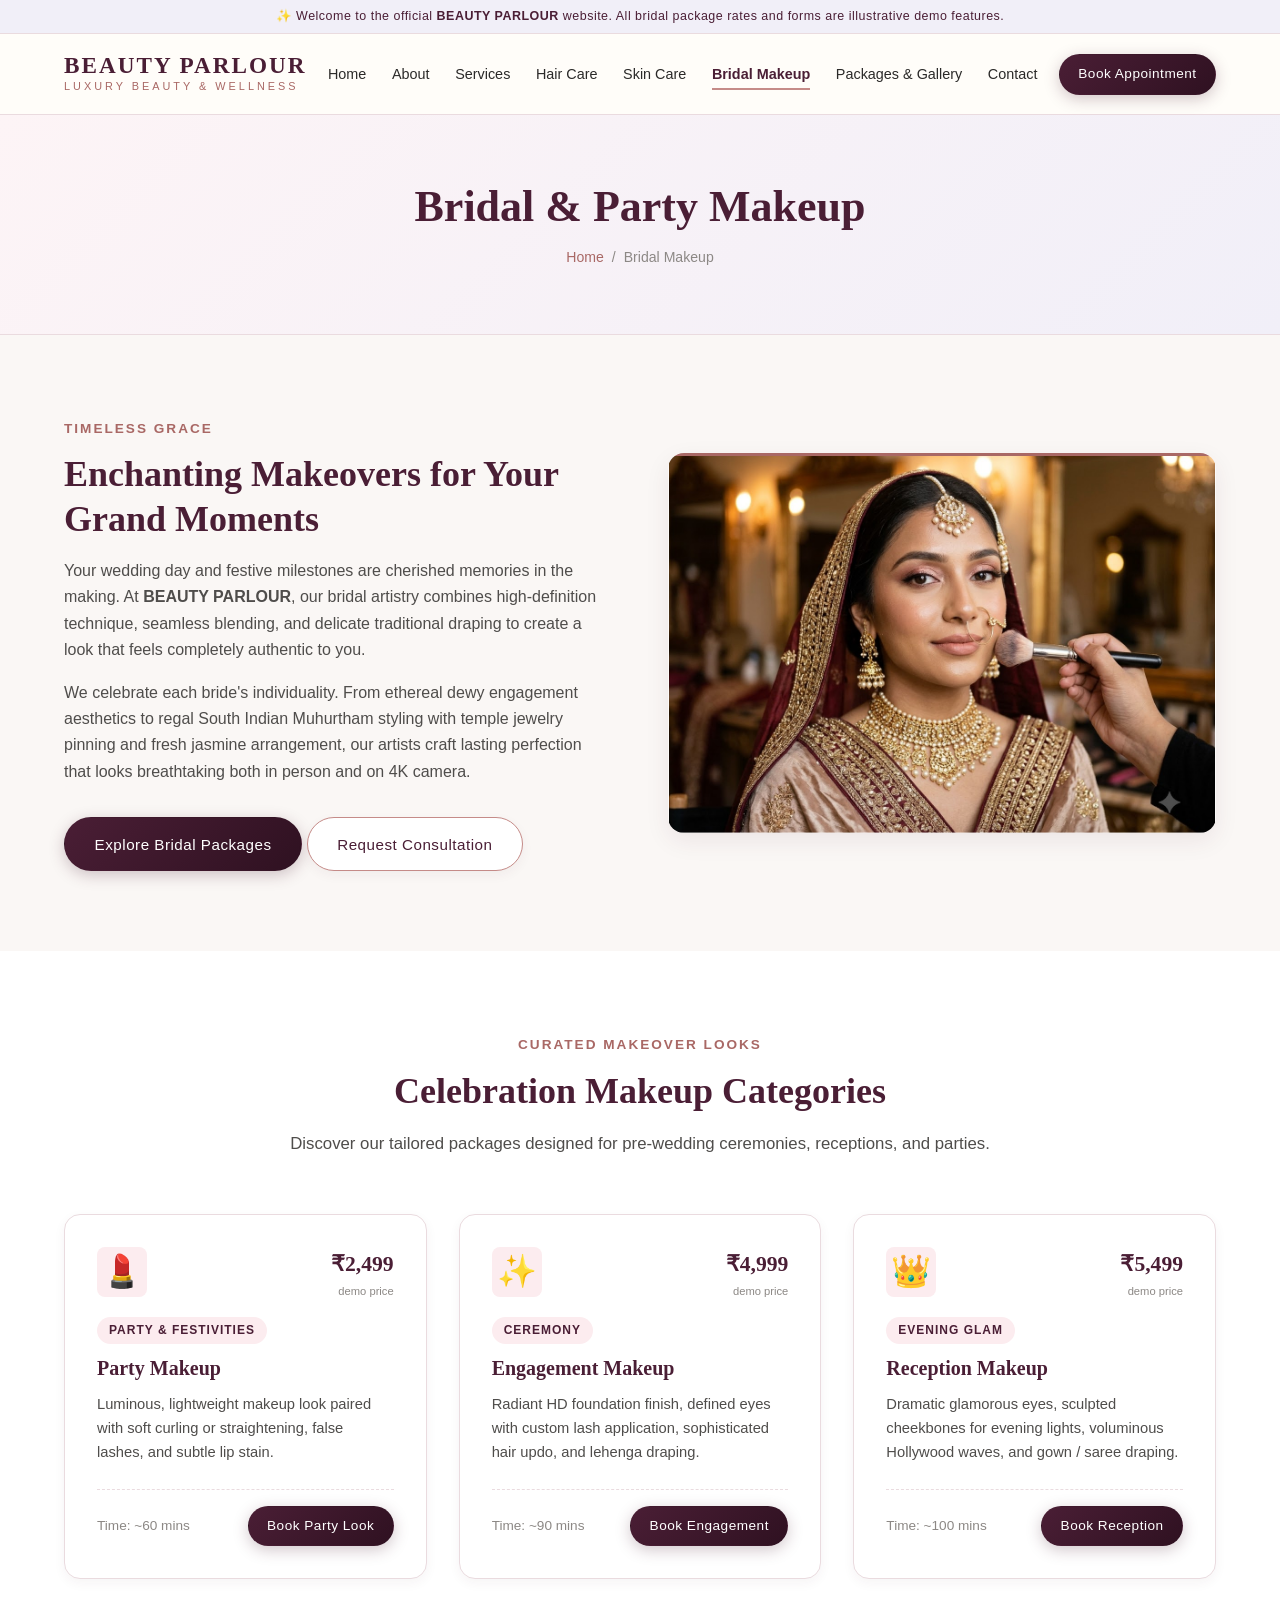
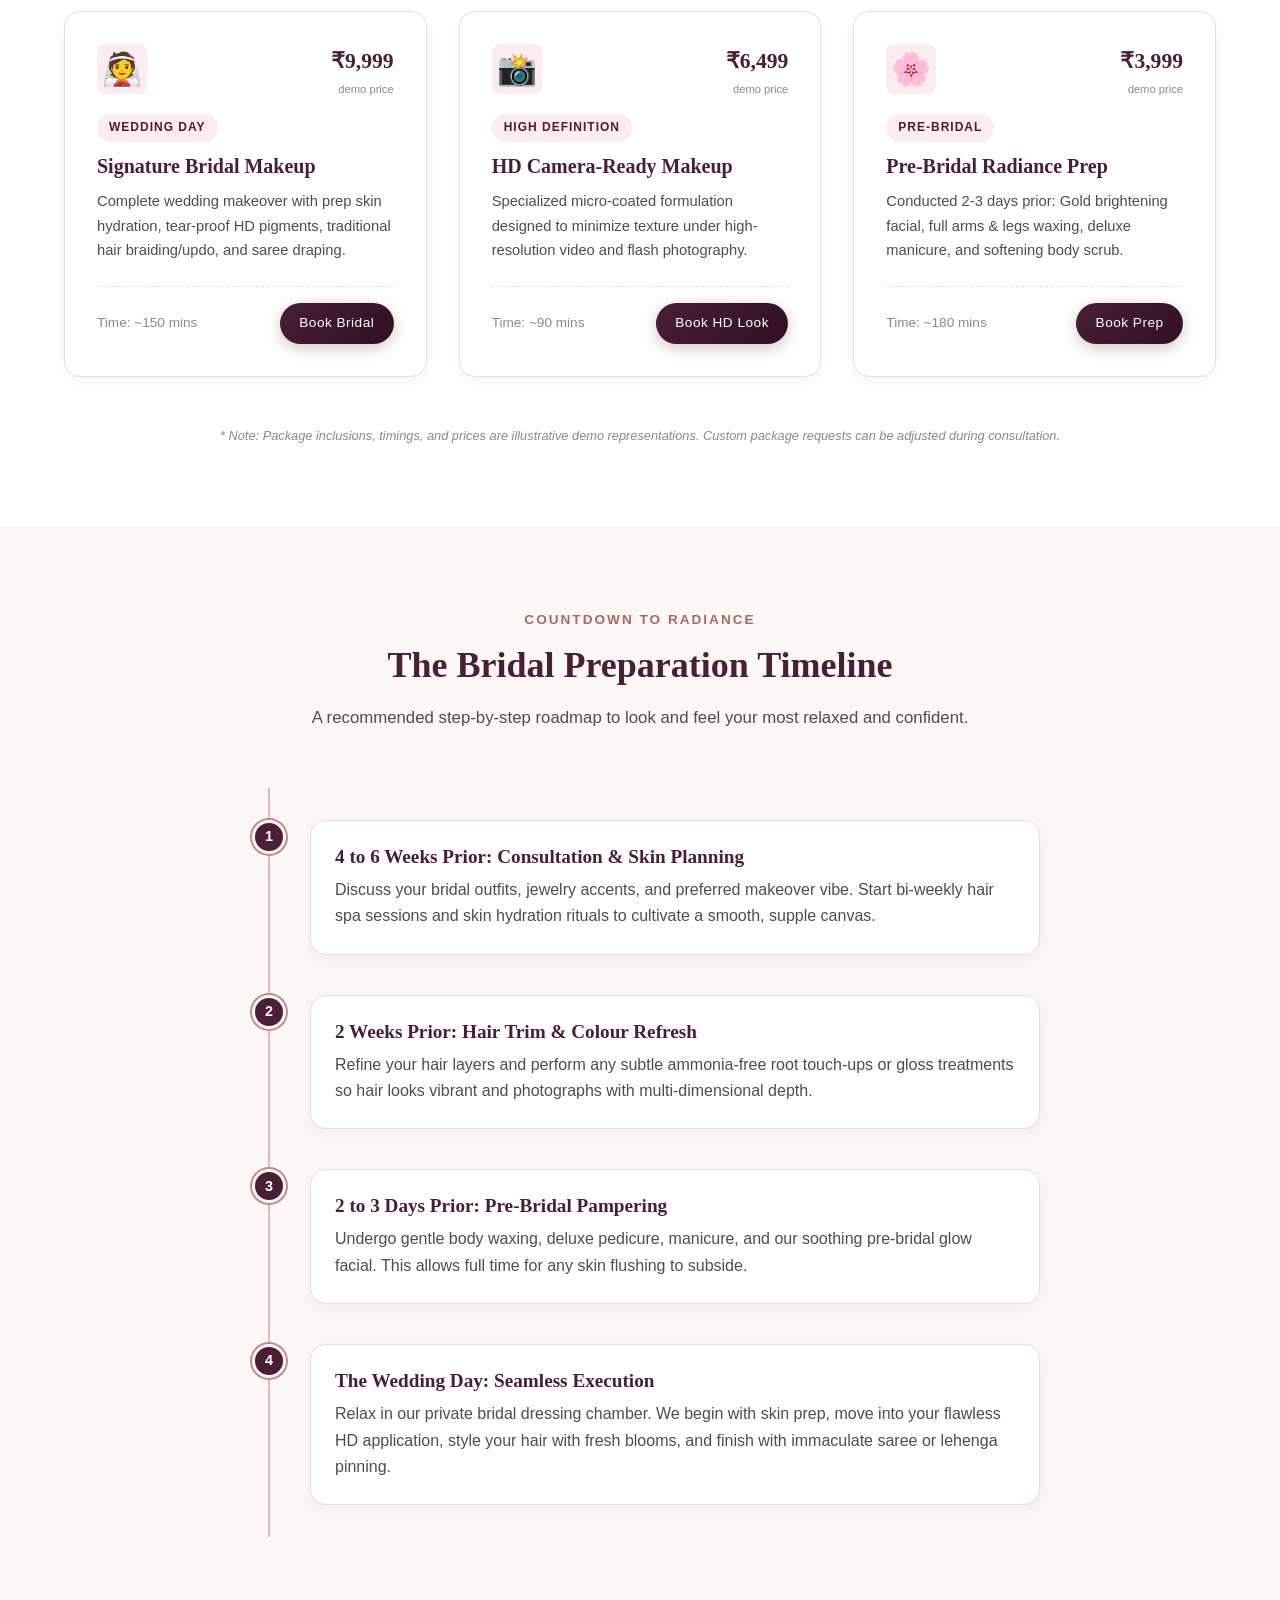
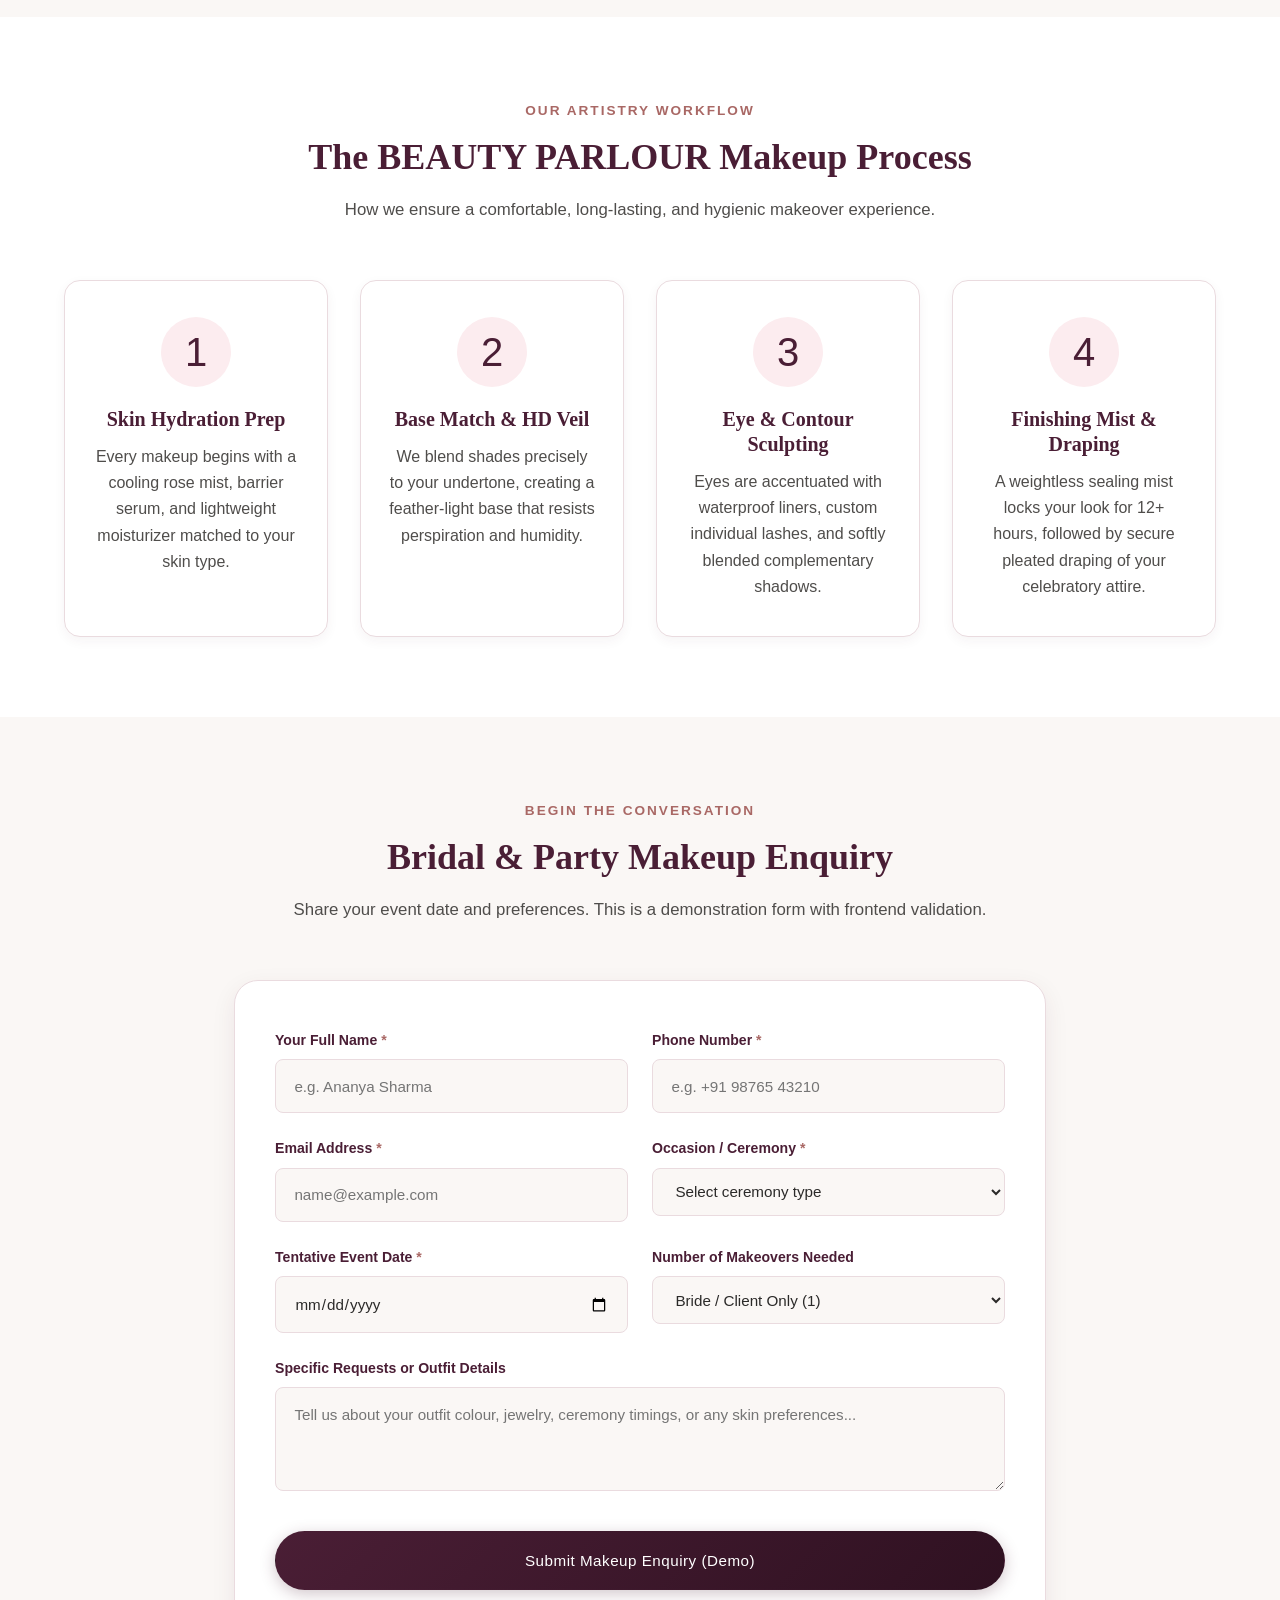
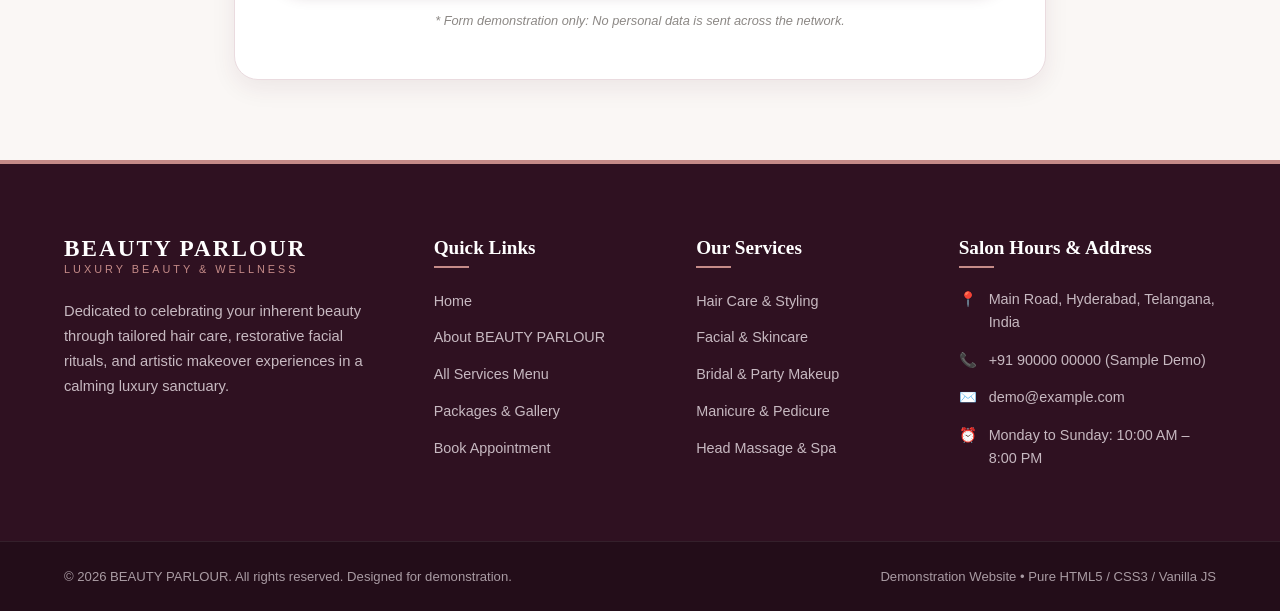
<file: bridal-makeup.html>
<!DOCTYPE html>
<html lang="en">
<head>
  <meta charset="UTF-8">
  <meta name="viewport" content="width=device-width, initial-scale=1.0">
  <title>Bridal & Party Makeup | BEAUTY PARLOUR</title>
  <meta name="description" content="Exquisite bridal and party makeover services at BEAUTY PARLOUR: HD bridal makeup, engagement, reception, saree draping, and styling in Hyderabad.">
  <link rel="stylesheet" href="css/style.css">
</head>
<body>

  <!-- Demo Notice Banner -->
  <aside class="demo-badge-banner" aria-label="Demo notice">
    ✨ Welcome to the official <strong>BEAUTY PARLOUR</strong> website. All bridal package rates and forms are illustrative demo features.
  </aside>

  <!-- Site Header & Navigation -->
  <header class="site-header" id="top">
    <div class="container navbar">
      <a href="index.html" class="logo" aria-label="BEAUTY PARLOUR Home">
        <span class="logo-text">BEAUTY PARLOUR</span>
        <span class="logo-subtext">Luxury Beauty & Wellness</span>
      </a>

      <nav aria-label="Primary Navigation">
        <ul class="nav-menu">
          <li><a href="index.html" class="nav-link">Home</a></li>
          <li><a href="about.html" class="nav-link">About</a></li>
          <li><a href="services.html" class="nav-link">Services</a></li>
          <li><a href="hair-care.html" class="nav-link">Hair Care</a></li>
          <li><a href="skin-care.html" class="nav-link">Skin Care</a></li>
          <li><a href="bridal-makeup.html" class="nav-link active">Bridal Makeup</a></li>
          <li><a href="packages-gallery.html" class="nav-link">Packages & Gallery</a></li>
          <li><a href="contact.html" class="nav-link">Contact</a></li>
        </ul>
      </nav>

      <div class="nav-actions">
        <a href="contact.html" class="btn btn-primary btn-sm">Book Appointment</a>
        <button class="nav-toggle" aria-label="Toggle mobile menu" aria-expanded="false">&#9776;</button>
      </div>
    </div>
  </header>

  <main>
    <!-- Page Banner -->
    <section class="page-banner">
      <div class="container">
        <h1 class="page-banner-title">Bridal & Party Makeup</h1>
        <div class="breadcrumb">
          <a href="index.html">Home</a>
          <span>/</span>
          <span>Bridal Makeup</span>
        </div>
      </div>
    </section>

    <!-- Bridal Hero Intro with beauty-bridal-makeup Placeholder -->
    <section class="section-padding">
      <div class="container">
        <div style="display: grid; grid-template-columns: repeat(auto-fit, minmax(320px, 1fr)); gap: 3.5rem; align-items: center;">
          <div>
            <span class="section-subtitle">Timeless Grace</span>
            <h2 class="section-title">Enchanting Makeovers for Your Grand Moments</h2>
            <p>
              Your wedding day and festive milestones are cherished memories in the making. At <strong>BEAUTY PARLOUR</strong>, our bridal artistry combines high-definition technique, seamless blending, and delicate traditional draping to create a look that feels completely authentic to you.
            </p>
            <p>
              We celebrate each bride's individuality. From ethereal dewy engagement aesthetics to regal South Indian Muhurtham styling with temple jewelry pinning and fresh jasmine arrangement, our artists craft lasting perfection that looks breathtaking both in person and on 4K camera.
            </p>
            <div style="margin-top: 2rem;">
              <a href="#bridal-packages" class="btn btn-primary">Explore Bridal Packages</a>
              <a href="#makeup-enquiry" class="btn btn-secondary">Request Consultation</a>
            </div>
          </div>

          <!-- Placeholder 4: beauty-bridal-makeup -->
          <!-- [FUTURE IMAGE REPLACEMENT]: Insert bridal makeup photo <img src="assets/images/beauty-bridal-makeup.jpg" alt="Bridal Makeup and Makeover at BEAUTY PARLOUR"> -->
          <div class="placeholder-wrapper">
            <div class="img-placeholder beauty-bridal-makeup" role="img" aria-label="Bridal makeup and elegant makeover placeholder">
              <span class="placeholder-badge">Placeholder: beauty-bridal-makeup</span>
              <span class="placeholder-icon">💍</span>
              <h2 class="placeholder-title">Bridal & Makeover Artistry</h2>
              <p class="placeholder-subtext">HD bridal beauty, traditional draping, flower pinning & celebration looks</p>
            </div>
          </div>
        </div>
      </div>
    </section>

    <!-- Makeup Categories Grid -->
    <section class="section-padding" style="background-color: var(--color-white);" id="bridal-packages">
      <div class="container">
        <div class="section-header">
          <span class="section-subtitle">Curated Makeover Looks</span>
          <h2 class="section-title">Celebration Makeup Categories</h2>
          <p class="section-description">
            Discover our tailored packages designed for pre-wedding ceremonies, receptions, and parties.
          </p>
        </div>

        <div class="services-grid">
          <!-- 1. Party Makeup -->
          <article class="service-card">
            <div class="service-card-top">
              <span class="service-icon">💄</span>
              <div>
                <span class="service-price">₹2,499</span>
                <span class="service-price-note">demo price</span>
              </div>
            </div>
            <span class="tag-badge" style="width: fit-content; margin-bottom: 0.75rem;">Party & Festivities</span>
            <h3 class="service-card-title">Party Makeup</h3>
            <p class="service-card-desc">Luminous, lightweight makeup look paired with soft curling or straightening, false lashes, and subtle lip stain.</p>
            <div class="service-card-footer">
              <span style="font-size: 0.85rem; color: var(--color-gray-subtle);">Time: ~60 mins</span>
              <a href="contact.html" class="btn btn-primary btn-sm">Book Party Look</a>
            </div>
          </article>

          <!-- 2. Engagement Makeup -->
          <article class="service-card">
            <div class="service-card-top">
              <span class="service-icon">✨</span>
              <div>
                <span class="service-price">₹4,999</span>
                <span class="service-price-note">demo price</span>
              </div>
            </div>
            <span class="tag-badge" style="width: fit-content; margin-bottom: 0.75rem;">Ceremony</span>
            <h3 class="service-card-title">Engagement Makeup</h3>
            <p class="service-card-desc">Radiant HD foundation finish, defined eyes with custom lash application, sophisticated hair updo, and lehenga draping.</p>
            <div class="service-card-footer">
              <span style="font-size: 0.85rem; color: var(--color-gray-subtle);">Time: ~90 mins</span>
              <a href="contact.html" class="btn btn-primary btn-sm">Book Engagement</a>
            </div>
          </article>

          <!-- 3. Reception Makeup -->
          <article class="service-card">
            <div class="service-card-top">
              <span class="service-icon">👑</span>
              <div>
                <span class="service-price">₹5,499</span>
                <span class="service-price-note">demo price</span>
              </div>
            </div>
            <span class="tag-badge" style="width: fit-content; margin-bottom: 0.75rem;">Evening Glam</span>
            <h3 class="service-card-title">Reception Makeup</h3>
            <p class="service-card-desc">Dramatic glamorous eyes, sculpted cheekbones for evening lights, voluminous Hollywood waves, and gown / saree draping.</p>
            <div class="service-card-footer">
              <span style="font-size: 0.85rem; color: var(--color-gray-subtle);">Time: ~100 mins</span>
              <a href="contact.html" class="btn btn-primary btn-sm">Book Reception</a>
            </div>
          </article>

          <!-- 4. Bridal Makeup Signature -->
          <article class="service-card">
            <div class="service-card-top">
              <span class="service-icon">👰</span>
              <div>
                <span class="service-price">₹9,999</span>
                <span class="service-price-note">demo price</span>
              </div>
            </div>
            <span class="tag-badge" style="width: fit-content; margin-bottom: 0.75rem;">Wedding Day</span>
            <h3 class="service-card-title">Signature Bridal Makeup</h3>
            <p class="service-card-desc">Complete wedding makeover with prep skin hydration, tear-proof HD pigments, traditional hair braiding/updo, and saree draping.</p>
            <div class="service-card-footer">
              <span style="font-size: 0.85rem; color: var(--color-gray-subtle);">Time: ~150 mins</span>
              <a href="contact.html" class="btn btn-primary btn-sm">Book Bridal</a>
            </div>
          </article>

          <!-- 5. HD Makeup -->
          <article class="service-card">
            <div class="service-card-top">
              <span class="service-icon">📸</span>
              <div>
                <span class="service-price">₹6,499</span>
                <span class="service-price-note">demo price</span>
              </div>
            </div>
            <span class="tag-badge" style="width: fit-content; margin-bottom: 0.75rem;">High Definition</span>
            <h3 class="service-card-title">HD Camera-Ready Makeup</h3>
            <p class="service-card-desc">Specialized micro-coated formulation designed to minimize texture under high-resolution video and flash photography.</p>
            <div class="service-card-footer">
              <span style="font-size: 0.85rem; color: var(--color-gray-subtle);">Time: ~90 mins</span>
              <a href="contact.html" class="btn btn-primary btn-sm">Book HD Look</a>
            </div>
          </article>

          <!-- 6. Pre-Bridal Care Add-on -->
          <article class="service-card">
            <div class="service-card-top">
              <span class="service-icon">🌸</span>
              <div>
                <span class="service-price">₹3,999</span>
                <span class="service-price-note">demo price</span>
              </div>
            </div>
            <span class="tag-badge" style="width: fit-content; margin-bottom: 0.75rem;">Pre-Bridal</span>
            <h3 class="service-card-title">Pre-Bridal Radiance Prep</h3>
            <p class="service-card-desc">Conducted 2-3 days prior: Gold brightening facial, full arms & legs waxing, deluxe manicure, and softening body scrub.</p>
            <div class="service-card-footer">
              <span style="font-size: 0.85rem; color: var(--color-gray-subtle);">Time: ~180 mins</span>
              <a href="contact.html" class="btn btn-primary btn-sm">Book Prep</a>
            </div>
          </article>
        </div>

        <p class="demo-disclaimer-note" style="margin-top: 3rem;">
          * Note: Package inclusions, timings, and prices are illustrative demo representations. Custom package requests can be adjusted during consultation.
        </p>
      </div>
    </section>

    <!-- Bridal Preparation Timeline -->
    <section class="section-padding">
      <div class="container">
        <div class="section-header">
          <span class="section-subtitle">Countdown to Radiance</span>
          <h2 class="section-title">The Bridal Preparation Timeline</h2>
          <p class="section-description">
            A recommended step-by-step roadmap to look and feel your most relaxed and confident.
          </p>
        </div>

        <div class="timeline">
          <div class="timeline-step">
            <div class="timeline-number">1</div>
            <div class="timeline-content">
              <h3>4 to 6 Weeks Prior: Consultation & Skin Planning</h3>
              <p>Discuss your bridal outfits, jewelry accents, and preferred makeover vibe. Start bi-weekly hair spa sessions and skin hydration rituals to cultivate a smooth, supple canvas.</p>
            </div>
          </div>

          <div class="timeline-step">
            <div class="timeline-number">2</div>
            <div class="timeline-content">
              <h3>2 Weeks Prior: Hair Trim & Colour Refresh</h3>
              <p>Refine your hair layers and perform any subtle ammonia-free root touch-ups or gloss treatments so hair looks vibrant and photographs with multi-dimensional depth.</p>
            </div>
          </div>

          <div class="timeline-step">
            <div class="timeline-number">3</div>
            <div class="timeline-content">
              <h3>2 to 3 Days Prior: Pre-Bridal Pampering</h3>
              <p>Undergo gentle body waxing, deluxe pedicure, manicure, and our soothing pre-bridal glow facial. This allows full time for any skin flushing to subside.</p>
            </div>
          </div>

          <div class="timeline-step">
            <div class="timeline-number">4</div>
            <div class="timeline-content">
              <h3>The Wedding Day: Seamless Execution</h3>
              <p>Relax in our private bridal dressing chamber. We begin with skin prep, move into your flawless HD application, style your hair with fresh blooms, and finish with immaculate saree or lehenga pinning.</p>
            </div>
          </div>
        </div>
      </div>
    </section>

    <!-- Makeup Service Process -->
    <section class="section-padding" style="background-color: var(--color-white);">
      <div class="container">
        <div class="section-header">
          <span class="section-subtitle">Our Artistry Workflow</span>
          <h2 class="section-title">The BEAUTY PARLOUR Makeup Process</h2>
          <p class="section-description">
            How we ensure a comfortable, long-lasting, and hygienic makeover experience.
          </p>
        </div>

        <div style="display: grid; grid-template-columns: repeat(auto-fit, minmax(260px, 1fr)); gap: 2rem;">
          <div class="feature-box">
            <span class="feature-icon-lg">1</span>
            <h3>Skin Hydration Prep</h3>
            <p>Every makeup begins with a cooling rose mist, barrier serum, and lightweight moisturizer matched to your skin type.</p>
          </div>
          <div class="feature-box">
            <span class="feature-icon-lg">2</span>
            <h3>Base Match & HD Veil</h3>
            <p>We blend shades precisely to your undertone, creating a feather-light base that resists perspiration and humidity.</p>
          </div>
          <div class="feature-box">
            <span class="feature-icon-lg">3</span>
            <h3>Eye & Contour Sculpting</h3>
            <p>Eyes are accentuated with waterproof liners, custom individual lashes, and softly blended complementary shadows.</p>
          </div>
          <div class="feature-box">
            <span class="feature-icon-lg">4</span>
            <h3>Finishing Mist & Draping</h3>
            <p>A weightless sealing mist locks your look for 12+ hours, followed by secure pleated draping of your celebratory attire.</p>
          </div>
        </div>
      </div>
    </section>

    <!-- Makeup Enquiry Form -->
    <section class="section-padding" id="makeup-enquiry">
      <div class="container" style="max-width: 860px;">
        <div class="section-header">
          <span class="section-subtitle">Begin the Conversation</span>
          <h2 class="section-title">Bridal & Party Makeup Enquiry</h2>
          <p class="section-description">
            Share your event date and preferences. This is a demonstration form with frontend validation.
          </p>
        </div>

        <div class="form-container">
          <form class="appointment-form" novalidate>
            <div class="form-grid">
              <div class="form-group">
                <label class="form-label" for="bride-name">Your Full Name <span class="required">*</span></label>
                <input type="text" id="bride-name" class="form-control" placeholder="e.g. Ananya Sharma" required>
                <span class="form-error-msg">Please enter your name.</span>
              </div>

              <div class="form-group">
                <label class="form-label" for="bride-phone">Phone Number <span class="required">*</span></label>
                <input type="tel" id="bride-phone" class="form-control" placeholder="e.g. +91 98765 43210" required>
                <span class="form-error-msg">Please enter a valid phone number.</span>
              </div>

              <div class="form-group">
                <label class="form-label" for="bride-email">Email Address <span class="required">*</span></label>
                <input type="email" id="bride-email" class="form-control" placeholder="name@example.com" required>
                <span class="form-error-msg">Please enter a valid email address.</span>
              </div>

              <div class="form-group">
                <label class="form-label" for="event-type">Occasion / Ceremony <span class="required">*</span></label>
                <select id="event-type" class="form-control" required>
                  <option value="">Select ceremony type</option>
                  <option value="Bridal">Signature Bridal Makeup</option>
                  <option value="Engagement">Engagement Ceremony</option>
                  <option value="Reception">Reception Makeup</option>
                  <option value="Party">Party / Cocktail Celebration</option>
                  <option value="PreBridal">Pre-Bridal Package</option>
                </select>
                <span class="form-error-msg">Please select an event type.</span>
              </div>

              <div class="form-group">
                <label class="form-label" for="event-date">Tentative Event Date <span class="required">*</span></label>
                <input type="date" id="event-date" class="form-control" required>
                <span class="form-error-msg">Please select a valid date.</span>
              </div>

              <div class="form-group">
                <label class="form-label" for="guest-count">Number of Makeovers Needed</label>
                <select id="guest-count" class="form-control">
                  <option value="1">Bride / Client Only (1)</option>
                  <option value="2-3">Bride + 2 Family Members</option>
                  <option value="4+">Bridal Party Group (4+)</option>
                </select>
              </div>

              <div class="form-group form-group-full">
                <label class="form-label" for="bridal-notes">Specific Requests or Outfit Details</label>
                <textarea id="bridal-notes" class="form-control" rows="3" placeholder="Tell us about your outfit colour, jewelry, ceremony timings, or any skin preferences..."></textarea>
              </div>

              <div class="form-group form-group-full" style="margin-top: 1rem; text-align: center;">
                <button type="submit" class="btn btn-primary" style="padding: 1rem 3rem;">Submit Makeup Enquiry (Demo)</button>
                <p class="demo-disclaimer-note" style="margin-top: 0.75rem;">
                  * Form demonstration only: No personal data is sent across the network.
                </p>
              </div>
            </div>
          </form>
        </div>
      </div>
    </section>
  </main>

  <!-- Site Footer -->
  <footer class="site-footer">
    <div class="container footer-grid">
      <div class="footer-brand">
        <a href="index.html" class="logo">
          <span class="logo-text">BEAUTY PARLOUR</span>
          <span class="logo-subtext">Luxury Beauty & Wellness</span>
        </a>
        <p>
          Dedicated to celebrating your inherent beauty through tailored hair care, restorative facial rituals, and artistic makeover experiences in a calming luxury sanctuary.
        </p>
      </div>

      <div>
        <h4 class="footer-title">Quick Links</h4>
        <ul class="footer-links">
          <li><a href="index.html">Home</a></li>
          <li><a href="about.html">About BEAUTY PARLOUR</a></li>
          <li><a href="services.html">All Services Menu</a></li>
          <li><a href="packages-gallery.html">Packages & Gallery</a></li>
          <li><a href="contact.html">Book Appointment</a></li>
        </ul>
      </div>

      <div>
        <h4 class="footer-title">Our Services</h4>
        <ul class="footer-links">
          <li><a href="hair-care.html">Hair Care & Styling</a></li>
          <li><a href="skin-care.html">Facial & Skincare</a></li>
          <li><a href="bridal-makeup.html">Bridal & Party Makeup</a></li>
          <li><a href="services.html#nail-care">Manicure & Pedicure</a></li>
          <li><a href="services.html#spa-care">Head Massage & Spa</a></li>
        </ul>
      </div>

      <div>
        <h4 class="footer-title">Salon Hours & Address</h4>
        <ul class="footer-contact-info">
          <li>
            <span class="icon">📍</span>
            <span>Main Road, Hyderabad, Telangana, India</span>
          </li>
          <li>
            <span class="icon">📞</span>
            <span>+91 90000 00000 (Sample Demo)</span>
          </li>
          <li>
            <span class="icon">✉️</span>
            <span>demo@example.com</span>
          </li>
          <li>
            <span class="icon">⏰</span>
            <span>Monday to Sunday: 10:00 AM – 8:00 PM</span>
          </li>
        </ul>
      </div>
    </div>

    <div class="footer-bottom">
      <div class="container footer-bottom-inner">
        <div>
          &copy; 2026 BEAUTY PARLOUR. All rights reserved. Designed for demonstration.
        </div>
        <div>
          <span>Demonstration Website • Pure HTML5 / CSS3 / Vanilla JS</span>
        </div>
      </div>
    </div>
  </footer>

  <!-- Back to Top Button -->
  <button class="back-to-top" aria-label="Back to top of page">↑</button>

  <script src="js/script.js"></script>
</body>
</html>
</file>
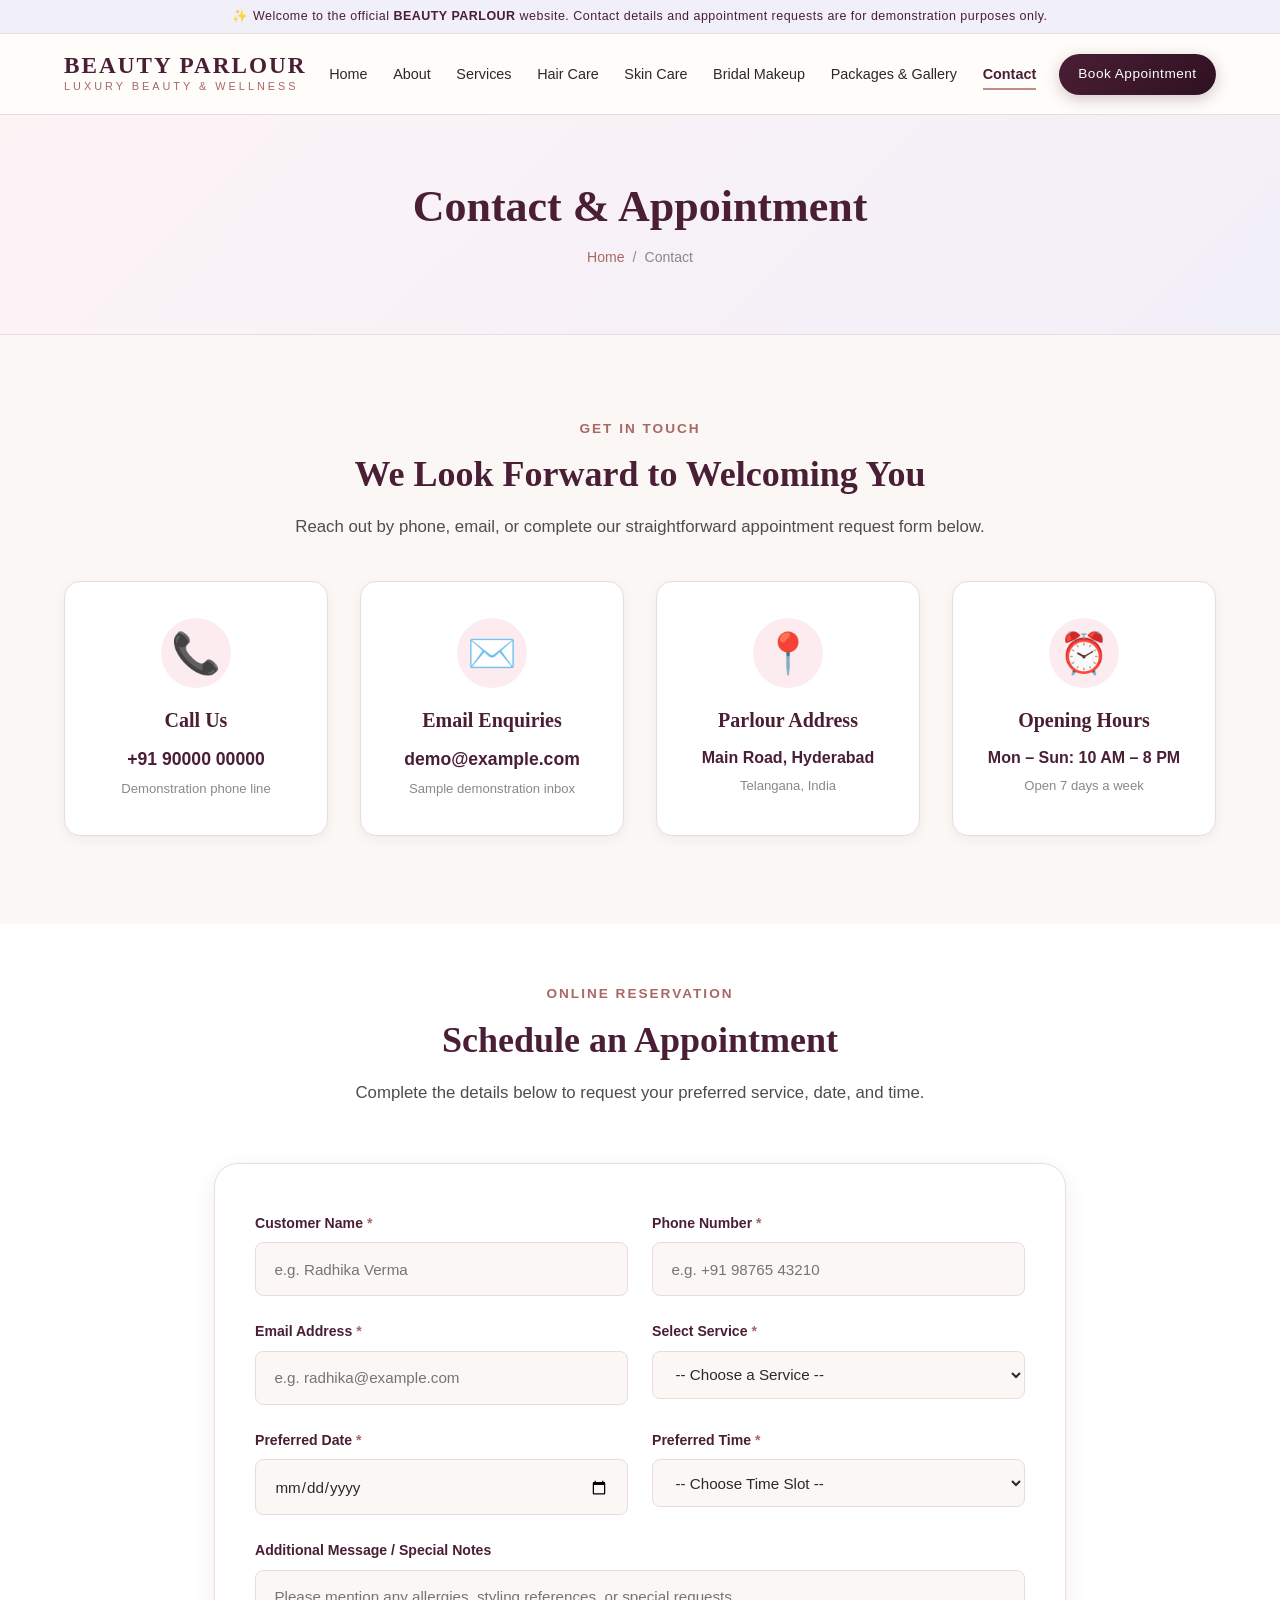
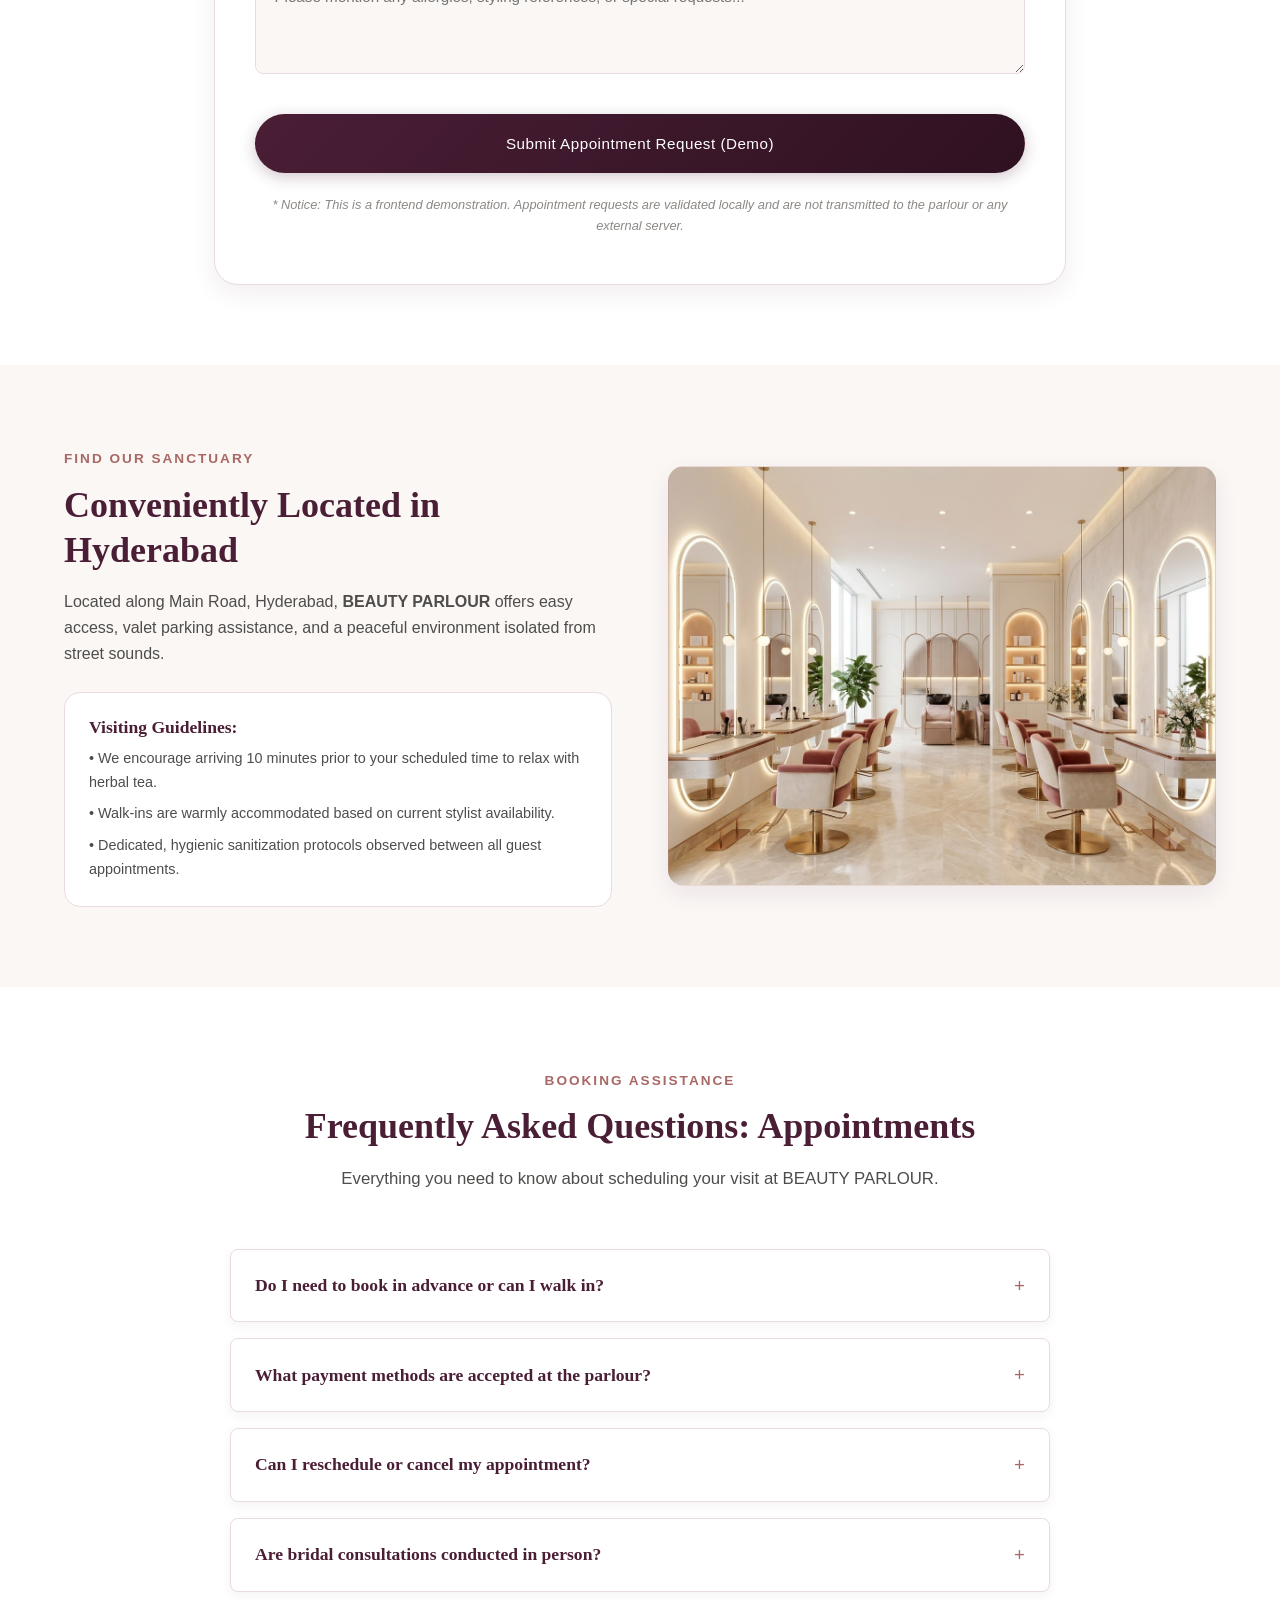
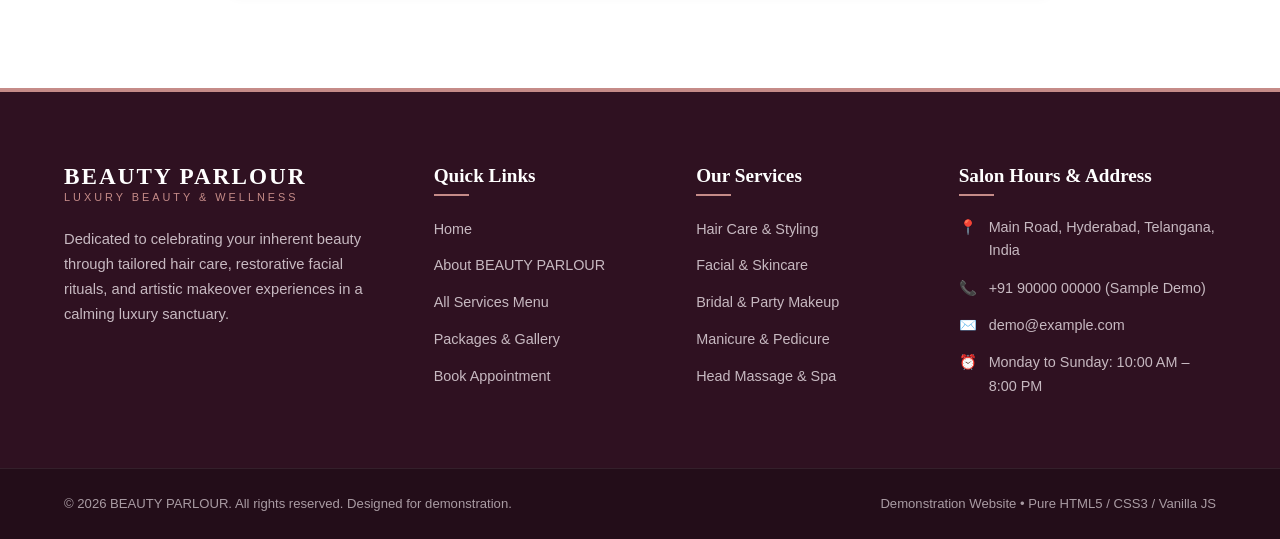
<file: contact.html>
<!DOCTYPE html>
<html lang="en">
<head>
  <meta charset="UTF-8">
  <meta name="viewport" content="width=device-width, initial-scale=1.0">
  <title>Contact & Appointment | BEAUTY PARLOUR</title>
  <meta name="description" content="Book an appointment or get in touch with BEAUTY PARLOUR in Hyderabad. Easy appointment request form, salon hours, and contact details.">
  <link rel="stylesheet" href="css/style.css">
</head>
<body>

  <!-- Demo Notice Banner -->
  <aside class="demo-badge-banner" aria-label="Demo notice">
    ✨ Welcome to the official <strong>BEAUTY PARLOUR</strong> website. Contact details and appointment requests are for demonstration purposes only.
  </aside>

  <!-- Site Header & Navigation -->
  <header class="site-header" id="top">
    <div class="container navbar">
      <a href="index.html" class="logo" aria-label="BEAUTY PARLOUR Home">
        <span class="logo-text">BEAUTY PARLOUR</span>
        <span class="logo-subtext">Luxury Beauty & Wellness</span>
      </a>

      <nav aria-label="Primary Navigation">
        <ul class="nav-menu">
          <li><a href="index.html" class="nav-link">Home</a></li>
          <li><a href="about.html" class="nav-link">About</a></li>
          <li><a href="services.html" class="nav-link">Services</a></li>
          <li><a href="hair-care.html" class="nav-link">Hair Care</a></li>
          <li><a href="skin-care.html" class="nav-link">Skin Care</a></li>
          <li><a href="bridal-makeup.html" class="nav-link">Bridal Makeup</a></li>
          <li><a href="packages-gallery.html" class="nav-link">Packages & Gallery</a></li>
          <li><a href="contact.html" class="nav-link active">Contact</a></li>
        </ul>
      </nav>

      <div class="nav-actions">
        <a href="contact.html" class="btn btn-primary btn-sm">Book Appointment</a>
        <button class="nav-toggle" aria-label="Toggle mobile menu" aria-expanded="false">&#9776;</button>
      </div>
    </div>
  </header>

  <main>
    <!-- Page Banner -->
    <section class="page-banner">
      <div class="container">
        <h1 class="page-banner-title">Contact & Appointment</h1>
        <div class="breadcrumb">
          <a href="index.html">Home</a>
          <span>/</span>
          <span>Contact</span>
        </div>
      </div>
    </section>

    <!-- Contact Info Cards -->
    <section class="section-padding" style="padding-bottom: 2rem;">
      <div class="container">
        <div class="section-header" style="margin-bottom: 2.5rem;">
          <span class="section-subtitle">Get In Touch</span>
          <h2 class="section-title">We Look Forward to Welcoming You</h2>
          <p class="section-description">
            Reach out by phone, email, or complete our straightforward appointment request form below.
          </p>
        </div>

        <div style="display: grid; grid-template-columns: repeat(auto-fit, minmax(250px, 1fr)); gap: 2rem; margin-bottom: 3.5rem;">
          <!-- Card 1: Phone -->
          <div class="feature-box">
            <span class="feature-icon-lg">📞</span>
            <h3>Call Us</h3>
            <p style="font-weight: 600; color: var(--color-plum-deep); font-size: 1.1rem; margin-bottom: 0.25rem;">+91 90000 00000</p>
            <p style="font-size: 0.82rem; color: var(--color-gray-subtle);">Demonstration phone line</p>
          </div>

          <!-- Card 2: Email -->
          <div class="feature-box">
            <span class="feature-icon-lg">✉️</span>
            <h3>Email Enquiries</h3>
            <p style="font-weight: 600; color: var(--color-plum-deep); font-size: 1.1rem; margin-bottom: 0.25rem;">demo@example.com</p>
            <p style="font-size: 0.82rem; color: var(--color-gray-subtle);">Sample demonstration inbox</p>
          </div>

          <!-- Card 3: Address -->
          <div class="feature-box">
            <span class="feature-icon-lg">📍</span>
            <h3>Parlour Address</h3>
            <p style="font-weight: 600; color: var(--color-plum-deep); font-size: 1rem; margin-bottom: 0.25rem;">Main Road, Hyderabad</p>
            <p style="font-size: 0.82rem; color: var(--color-gray-subtle);">Telangana, India</p>
          </div>

          <!-- Card 4: Hours -->
          <div class="feature-box">
            <span class="feature-icon-lg">⏰</span>
            <h3>Opening Hours</h3>
            <p style="font-weight: 600; color: var(--color-plum-deep); font-size: 1rem; margin-bottom: 0.25rem;">Mon – Sun: 10 AM – 8 PM</p>
            <p style="font-size: 0.82rem; color: var(--color-gray-subtle);">Open 7 days a week</p>
          </div>
        </div>
      </div>
    </section>

    <!-- Appointment Booking Form Section -->
    <section class="section-padding" style="background-color: var(--color-white); padding-top: 3.5rem;">
      <div class="container" style="max-width: 900px;">
        <div class="section-header">
          <span class="section-subtitle">Online Reservation</span>
          <h2 class="section-title">Schedule an Appointment</h2>
          <p class="section-description">
            Complete the details below to request your preferred service, date, and time.
          </p>
        </div>

        <div class="form-container">
          <form class="appointment-form" novalidate>
            <div class="form-grid">
              
              <!-- Customer Name -->
              <div class="form-group">
                <label class="form-label" for="client-name">Customer Name <span class="required">*</span></label>
                <input type="text" id="client-name" class="form-control" placeholder="e.g. Radhika Verma" required>
                <span class="form-error-msg">Please enter your name.</span>
              </div>

              <!-- Phone Number -->
              <div class="form-group">
                <label class="form-label" for="client-phone">Phone Number <span class="required">*</span></label>
                <input type="tel" id="client-phone" class="form-control" placeholder="e.g. +91 98765 43210" required>
                <span class="form-error-msg">Please enter a valid phone number.</span>
              </div>

              <!-- Email Address -->
              <div class="form-group">
                <label class="form-label" for="client-email">Email Address <span class="required">*</span></label>
                <input type="email" id="client-email" class="form-control" placeholder="e.g. radhika@example.com" required>
                <span class="form-error-msg">Please enter a valid email address.</span>
              </div>

              <!-- Service Selection Dropdown -->
              <div class="form-group">
                <label class="form-label" for="client-service">Select Service <span class="required">*</span></label>
                <select id="client-service" class="form-control" required>
                  <option value="">-- Choose a Service --</option>
                  <optgroup label="Hair Care">
                    <option value="Haircut">Haircut (₹300)</option>
                    <option value="Hair Styling">Hair Styling (₹500)</option>
                    <option value="Hair Wash">Hair Wash & Conditioning (₹200)</option>
                    <option value="Hair Spa">Hair Spa (₹999)</option>
                    <option value="Hair Smoothening">Hair Smoothening (₹3,499)</option>
                    <option value="Hair Colouring">Hair Colouring (₹1,800)</option>
                  </optgroup>
                  <optgroup label="Facial & Skincare">
                    <option value="Basic Facial">Basic Facial (₹699)</option>
                    <option value="Fruit Facial">Fruit Facial (₹899)</option>
                    <option value="Deep Cleansing Facial">Deep Cleansing Facial (₹1,199)</option>
                    <option value="Cleanup">Express Cleanup (₹399)</option>
                    <option value="Face Bleach">Face Bleach (₹350)</option>
                  </optgroup>
                  <optgroup label="Bridal & Makeover">
                    <option value="Bridal Makeup">Bridal Makeup Signature (₹9,999)</option>
                    <option value="Engagement Makeup">Engagement Makeup (₹4,999)</option>
                    <option value="Reception Makeup">Reception Makeup (₹5,499)</option>
                    <option value="Party Makeup">Party Makeup (₹2,499)</option>
                    <option value="HD Makeup">HD Makeup (₹6,499)</option>
                  </optgroup>
                  <optgroup label="Nail & Grooming">
                    <option value="Manicure">Manicure (₹399)</option>
                    <option value="Pedicure">Pedicure (₹499)</option>
                    <option value="Eyebrow Threading">Eyebrow Threading (₹50)</option>
                    <option value="Full Arms Waxing">Full Arms Waxing (₹399)</option>
                  </optgroup>
                  <optgroup label="Spa & Packages">
                    <option value="Head Massage">Head Massage (₹299)</option>
                    <option value="Basic Beauty Package">Basic Beauty Package (₹1,199)</option>
                    <option value="Complete Beauty Package">Complete Beauty Package (₹2,899)</option>
                    <option value="Bridal Glow Package">Bridal Glow Package (₹14,999)</option>
                  </optgroup>
                </select>
                <span class="form-error-msg">Please choose a service.</span>
              </div>

              <!-- Preferred Date Field -->
              <div class="form-group">
                <label class="form-label" for="client-date">Preferred Date <span class="required">*</span></label>
                <input type="date" id="client-date" class="form-control" required>
                <span class="form-error-msg">Please select your preferred date.</span>
              </div>

              <!-- Preferred Time Dropdown -->
              <div class="form-group">
                <label class="form-label" for="client-time">Preferred Time <span class="required">*</span></label>
                <select id="client-time" class="form-control" required>
                  <option value="">-- Choose Time Slot --</option>
                  <option value="10:00 AM">10:00 AM – 11:00 AM</option>
                  <option value="11:30 AM">11:30 AM – 12:30 PM</option>
                  <option value="01:00 PM">01:00 PM – 02:00 PM</option>
                  <option value="02:30 PM">02:30 PM – 03:30 PM</option>
                  <option value="04:00 PM">04:00 PM – 05:00 PM</option>
                  <option value="05:30 PM">05:30 PM – 06:30 PM</option>
                  <option value="07:00 PM">07:00 PM – 08:00 PM</option>
                </select>
                <span class="form-error-msg">Please choose a time slot.</span>
              </div>

              <!-- Additional Message -->
              <div class="form-group form-group-full">
                <label class="form-label" for="client-notes">Additional Message / Special Notes</label>
                <textarea id="client-notes" class="form-control" rows="3" placeholder="Please mention any allergies, styling references, or special requests..."></textarea>
              </div>

              <!-- Submit Button -->
              <div class="form-group form-group-full" style="text-align: center; margin-top: 1rem;">
                <button type="submit" class="btn btn-primary" style="padding: 1rem 3rem;">Submit Appointment Request (Demo)</button>
                <p class="demo-disclaimer-note" style="margin-top: 0.85rem;">
                  * Notice: This is a frontend demonstration. Appointment requests are validated locally and are not transmitted to the parlour or any external server.
                </p>
              </div>

            </div>
          </form>
        </div>
      </div>
    </section>

    <!-- Address Section with Interior Ambience Placeholder -->
    <section class="section-padding">
      <div class="container">
        <div style="display: grid; grid-template-columns: repeat(auto-fit, minmax(320px, 1fr)); gap: 3.5rem; align-items: center;">
          <div>
            <span class="section-subtitle">Find Our Sanctuary</span>
            <h2 class="section-title">Conveniently Located in Hyderabad</h2>
            <p>
              Located along Main Road, Hyderabad, <strong>BEAUTY PARLOUR</strong> offers easy access, valet parking assistance, and a peaceful environment isolated from street sounds.
            </p>
            <div style="background: var(--color-white); padding: 1.5rem; border-radius: var(--radius-md); border: 1px solid var(--color-gray-border); margin-top: 1.5rem;">
              <h4 style="font-size: 1.1rem; color: var(--color-plum-deep); margin-bottom: 0.5rem;">Visiting Guidelines:</h4>
              <p style="font-size: 0.9rem; margin-bottom: 0.5rem;">• We encourage arriving 10 minutes prior to your scheduled time to relax with herbal tea.</p>
              <p style="font-size: 0.9rem; margin-bottom: 0.5rem;">• Walk-ins are warmly accommodated based on current stylist availability.</p>
              <p style="font-size: 0.9rem;">• Dedicated, hygienic sanitization protocols observed between all guest appointments.</p>
            </div>
          </div>

          <!-- Placeholder 8: beauty-parlour-interior -->
          <!-- [FUTURE IMAGE REPLACEMENT]: Insert actual salon interior or map graphic <img src="assets/images/beauty-parlour-interior.jpg" alt="BEAUTY PARLOUR Location and Interior"> -->
          <div class="placeholder-wrapper">
            <div class="img-placeholder beauty-parlour-interior" role="img" aria-label="BEAUTY PARLOUR location and interior placeholder">
              <span class="placeholder-badge">Placeholder: beauty-parlour-interior</span>
              <span class="placeholder-icon">📍</span>
              <h3 class="placeholder-title">BEAUTY PARLOUR</h3>
              <p class="placeholder-subtext">Main Road, Hyderabad, Telangana, India • Mon-Sun 10AM-8PM</p>
            </div>
          </div>
        </div>
      </div>
    </section>

    <!-- Frequently Asked Questions -->
    <section class="section-padding" style="background-color: var(--color-white);" aria-labelledby="contact-faq-heading">
      <div class="container">
        <div class="section-header">
          <span class="section-subtitle">Booking Assistance</span>
          <h2 id="contact-faq-heading" class="section-title">Frequently Asked Questions: Appointments</h2>
          <p class="section-description">
            Everything you need to know about scheduling your visit at BEAUTY PARLOUR.
          </p>
        </div>

        <div class="faq-container">
          <div class="faq-item">
            <button class="faq-question" aria-expanded="false">
              <span>Do I need to book in advance or can I walk in?</span>
              <span class="faq-icon">+</span>
            </button>
            <div class="faq-answer">
              <div class="faq-answer-inner">
                While walk-in guests are always warmly welcomed subject to stylist availability, booking in advance guarantees zero wait times, especially on weekends and festive evenings.
              </div>
            </div>
          </div>

          <div class="faq-item">
            <button class="faq-question" aria-expanded="false">
              <span>What payment methods are accepted at the parlour?</span>
              <span class="faq-icon">+</span>
            </button>
            <div class="faq-answer">
              <div class="faq-answer-inner">
                We accept all major UPI applications (Google Pay, PhonePe, Paytm), debit and credit cards, and cash payments at the billing counter.
              </div>
            </div>
          </div>

          <div class="faq-item">
            <button class="faq-question" aria-expanded="false">
              <span>Can I reschedule or cancel my appointment?</span>
              <span class="faq-icon">+</span>
            </button>
            <div class="faq-answer">
              <div class="faq-answer-inner">
                Certainly! We appreciate a simple call or message at least 2 hours in advance so we can adjust our attendants' schedule accordingly.
              </div>
            </div>
          </div>

          <div class="faq-item">
            <button class="faq-question" aria-expanded="false">
              <span>Are bridal consultations conducted in person?</span>
              <span class="faq-icon">+</span>
            </button>
            <div class="faq-answer">
              <div class="faq-answer-inner">
                Yes, we invite prospective brides to our parlour for a complimentary in-person consultation to inspect outfit swatches, discuss lighting, and plan hair styling accessories.
              </div>
            </div>
          </div>
        </div>
      </div>
    </section>
  </main>

  <!-- Site Footer -->
  <footer class="site-footer">
    <div class="container footer-grid">
      <div class="footer-brand">
        <a href="index.html" class="logo">
          <span class="logo-text">BEAUTY PARLOUR</span>
          <span class="logo-subtext">Luxury Beauty & Wellness</span>
        </a>
        <p>
          Dedicated to celebrating your inherent beauty through tailored hair care, restorative facial rituals, and artistic makeover experiences in a calming luxury sanctuary.
        </p>
      </div>

      <div>
        <h4 class="footer-title">Quick Links</h4>
        <ul class="footer-links">
          <li><a href="index.html">Home</a></li>
          <li><a href="about.html">About BEAUTY PARLOUR</a></li>
          <li><a href="services.html">All Services Menu</a></li>
          <li><a href="packages-gallery.html">Packages & Gallery</a></li>
          <li><a href="contact.html">Book Appointment</a></li>
        </ul>
      </div>

      <div>
        <h4 class="footer-title">Our Services</h4>
        <ul class="footer-links">
          <li><a href="hair-care.html">Hair Care & Styling</a></li>
          <li><a href="skin-care.html">Facial & Skincare</a></li>
          <li><a href="bridal-makeup.html">Bridal & Party Makeup</a></li>
          <li><a href="services.html#nail-care">Manicure & Pedicure</a></li>
          <li><a href="services.html#spa-care">Head Massage & Spa</a></li>
        </ul>
      </div>

      <div>
        <h4 class="footer-title">Salon Hours & Address</h4>
        <ul class="footer-contact-info">
          <li>
            <span class="icon">📍</span>
            <span>Main Road, Hyderabad, Telangana, India</span>
          </li>
          <li>
            <span class="icon">📞</span>
            <span>+91 90000 00000 (Sample Demo)</span>
          </li>
          <li>
            <span class="icon">✉️</span>
            <span>demo@example.com</span>
          </li>
          <li>
            <span class="icon">⏰</span>
            <span>Monday to Sunday: 10:00 AM – 8:00 PM</span>
          </li>
        </ul>
      </div>
    </div>

    <div class="footer-bottom">
      <div class="container footer-bottom-inner">
        <div>
          &copy; 2026 BEAUTY PARLOUR. All rights reserved. Designed for demonstration.
        </div>
        <div>
          <span>Demonstration Website • Pure HTML5 / CSS3 / Vanilla JS</span>
        </div>
      </div>
    </div>
  </footer>

  <!-- Back to Top Button -->
  <button class="back-to-top" aria-label="Back to top of page">↑</button>

  <script src="js/script.js"></script>
</body>
</html>
</file>
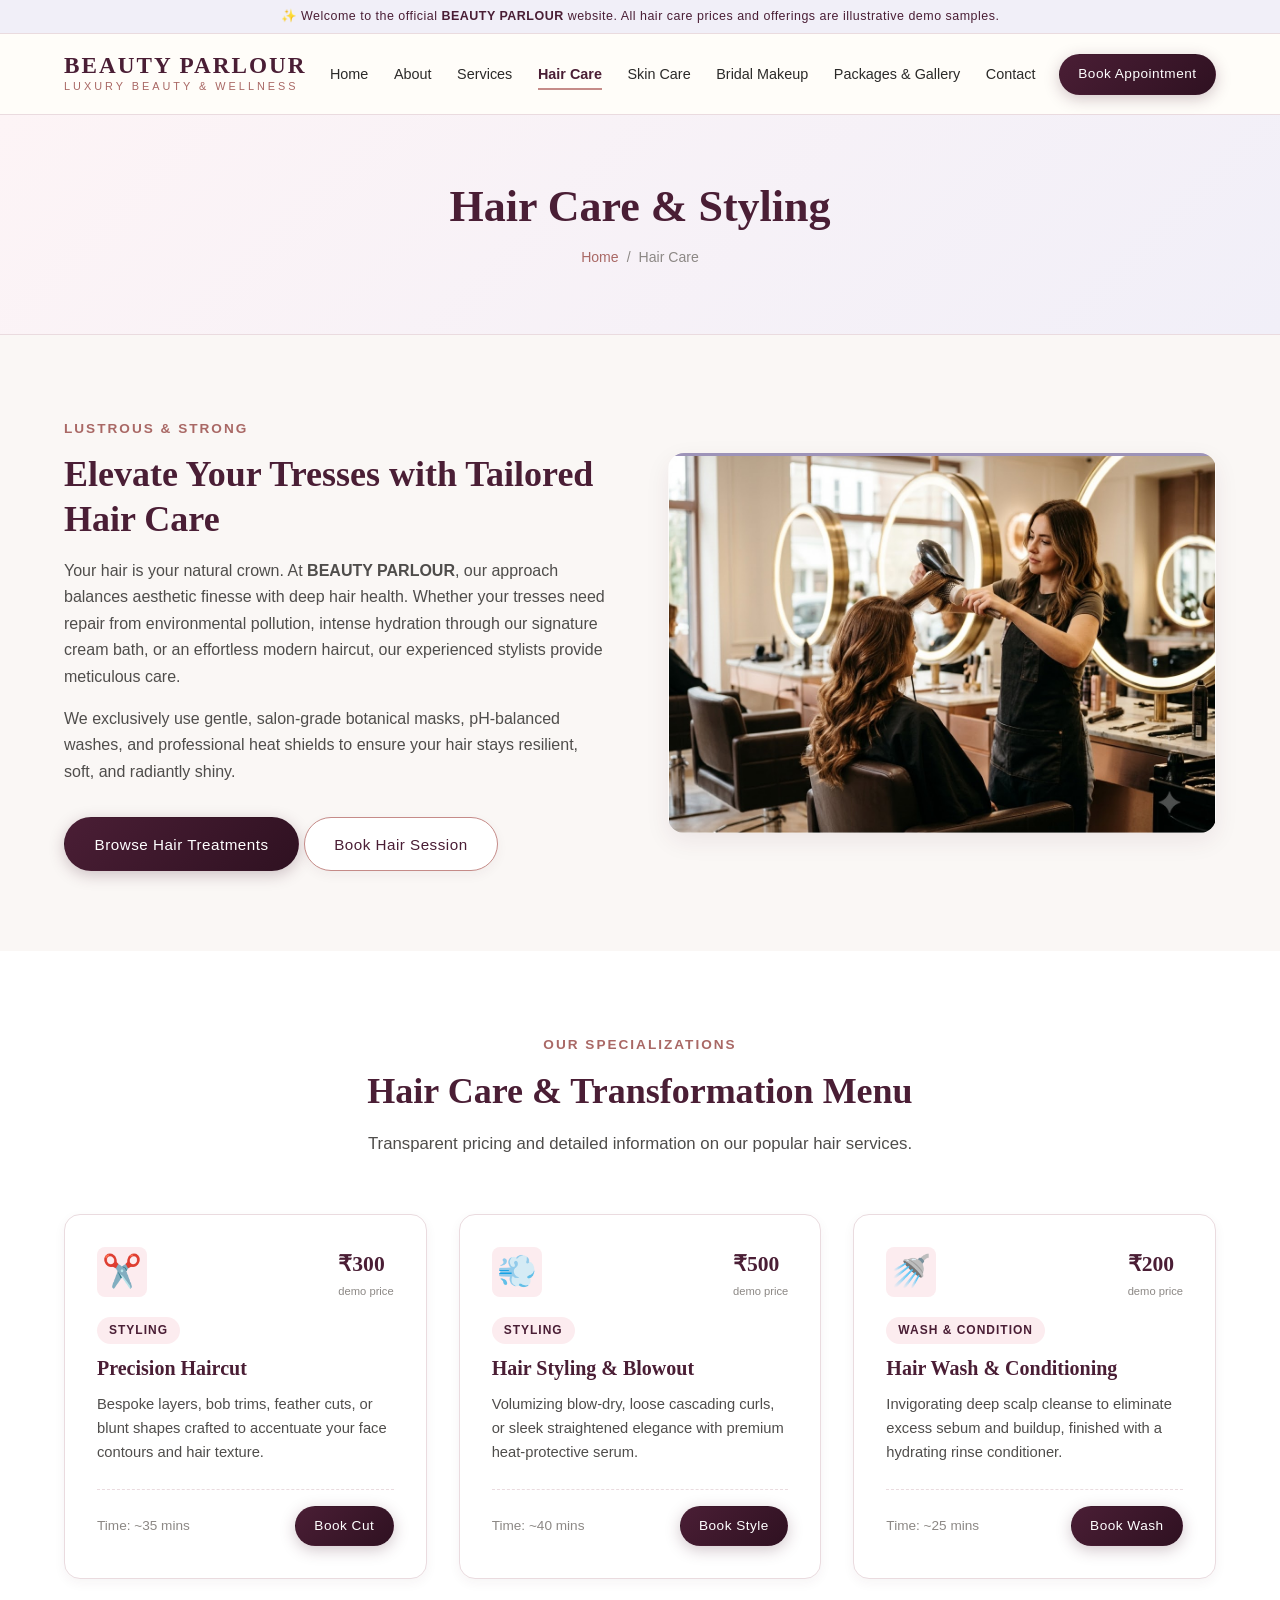
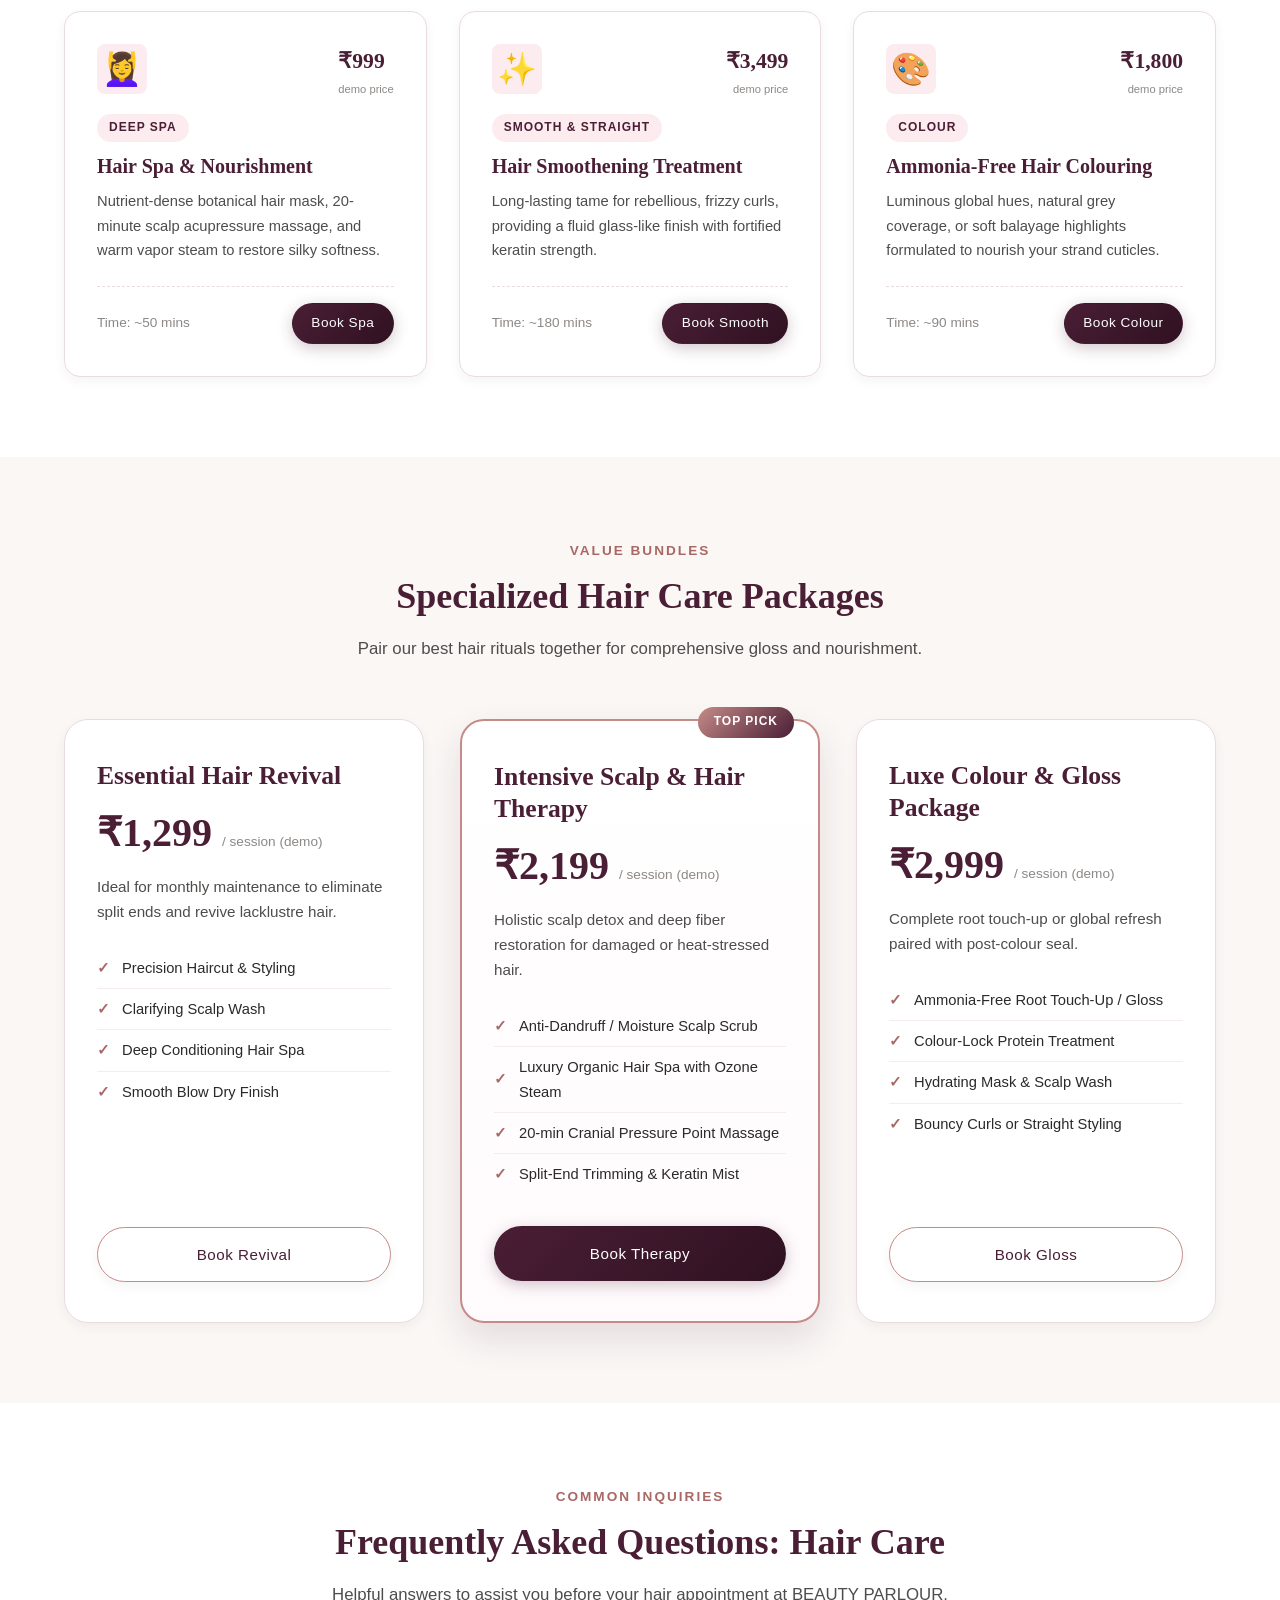
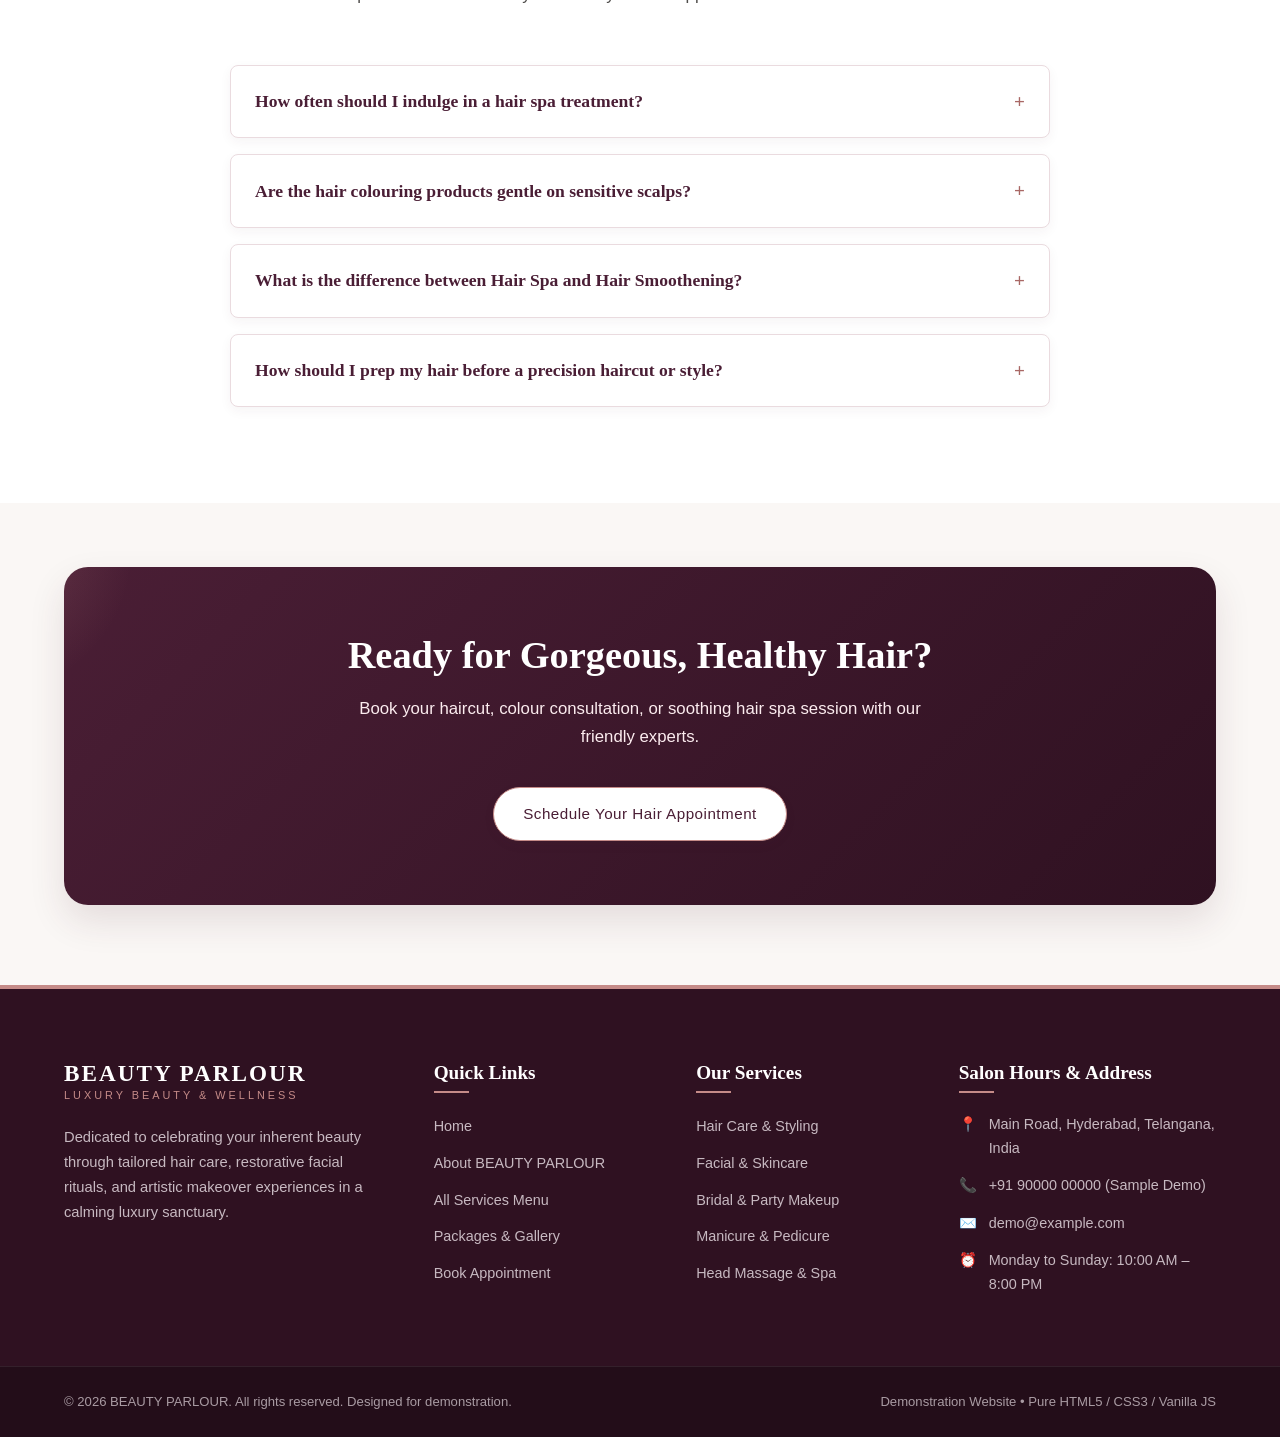
<file: hair-care.html>
<!DOCTYPE html>
<html lang="en">
<head>
  <meta charset="UTF-8">
  <meta name="viewport" content="width=device-width, initial-scale=1.0">
  <title>Hair Care & Styling | BEAUTY PARLOUR</title>
  <meta name="description" content="Dedicated hair care services at BEAUTY PARLOUR: haircuts, styling, hair wash, nourishing hair spa, smoothening, and ammonia-free colouring in Hyderabad.">
  <link rel="stylesheet" href="css/style.css">
</head>
<body>

  <!-- Demo Notice Banner -->
  <aside class="demo-badge-banner" aria-label="Demo notice">
    ✨ Welcome to the official <strong>BEAUTY PARLOUR</strong> website. All hair care prices and offerings are illustrative demo samples.
  </aside>

  <!-- Site Header & Navigation -->
  <header class="site-header" id="top">
    <div class="container navbar">
      <a href="index.html" class="logo" aria-label="BEAUTY PARLOUR Home">
        <span class="logo-text">BEAUTY PARLOUR</span>
        <span class="logo-subtext">Luxury Beauty & Wellness</span>
      </a>

      <nav aria-label="Primary Navigation">
        <ul class="nav-menu">
          <li><a href="index.html" class="nav-link">Home</a></li>
          <li><a href="about.html" class="nav-link">About</a></li>
          <li><a href="services.html" class="nav-link">Services</a></li>
          <li><a href="hair-care.html" class="nav-link active">Hair Care</a></li>
          <li><a href="skin-care.html" class="nav-link">Skin Care</a></li>
          <li><a href="bridal-makeup.html" class="nav-link">Bridal Makeup</a></li>
          <li><a href="packages-gallery.html" class="nav-link">Packages & Gallery</a></li>
          <li><a href="contact.html" class="nav-link">Contact</a></li>
        </ul>
      </nav>

      <div class="nav-actions">
        <a href="contact.html" class="btn btn-primary btn-sm">Book Appointment</a>
        <button class="nav-toggle" aria-label="Toggle mobile menu" aria-expanded="false">&#9776;</button>
      </div>
    </div>
  </header>

  <main>
    <!-- Page Banner -->
    <section class="page-banner">
      <div class="container">
        <h1 class="page-banner-title">Hair Care & Styling</h1>
        <div class="breadcrumb">
          <a href="index.html">Home</a>
          <span>/</span>
          <span>Hair Care</span>
        </div>
      </div>
    </section>

    <!-- Hair Hero Intro with beauty-hair-styling Placeholder -->
    <section class="section-padding">
      <div class="container">
        <div style="display: grid; grid-template-columns: repeat(auto-fit, minmax(320px, 1fr)); gap: 3.5rem; align-items: center;">
          <div>
            <span class="section-subtitle">Lustrous & Strong</span>
            <h2 class="section-title">Elevate Your Tresses with Tailored Hair Care</h2>
            <p>
              Your hair is your natural crown. At <strong>BEAUTY PARLOUR</strong>, our approach balances aesthetic finesse with deep hair health. Whether your tresses need repair from environmental pollution, intense hydration through our signature cream bath, or an effortless modern haircut, our experienced stylists provide meticulous care.
            </p>
            <p>
              We exclusively use gentle, salon-grade botanical masks, pH-balanced washes, and professional heat shields to ensure your hair stays resilient, soft, and radiantly shiny.
            </p>
            <div style="margin-top: 2rem;">
              <a href="#hair-services" class="btn btn-primary">Browse Hair Treatments</a>
              <a href="contact.html" class="btn btn-secondary">Book Hair Session</a>
            </div>
          </div>

          <!-- Placeholder 3: beauty-hair-styling -->
          <!-- [FUTURE IMAGE REPLACEMENT]: Insert hair styling photo <img src="assets/images/beauty-hair-styling.jpg" alt="Women's Hair Styling at BEAUTY PARLOUR"> -->
          <div class="placeholder-wrapper">
            <div class="img-placeholder beauty-hair-styling" role="img" aria-label="Hair styling and treatment placeholder">
              <span class="placeholder-badge">Placeholder: beauty-hair-styling</span>
              <span class="placeholder-icon">💇‍♀️</span>
              <h2 class="placeholder-title">Hair Styling & Care</h2>
              <p class="placeholder-subtext">Precision cuts, restorative hair spa, gloss treatments & blowout styles</p>
            </div>
          </div>
        </div>
      </div>
    </section>

    <!-- Comprehensive Hair Care Services -->
    <section class="section-padding" style="background-color: var(--color-white);" id="hair-services">
      <div class="container">
        <div class="section-header">
          <span class="section-subtitle">Our Specializations</span>
          <h2 class="section-title">Hair Care & Transformation Menu</h2>
          <p class="section-description">
            Transparent pricing and detailed information on our popular hair services.
          </p>
        </div>

        <div class="services-grid">
          <!-- 1. Haircut -->
          <article class="service-card">
            <div class="service-card-top">
              <span class="service-icon">✂️</span>
              <div>
                <span class="service-price">₹300</span>
                <span class="service-price-note">demo price</span>
              </div>
            </div>
            <span class="tag-badge" style="width: fit-content; margin-bottom: 0.75rem;">Styling</span>
            <h3 class="service-card-title">Precision Haircut</h3>
            <p class="service-card-desc">Bespoke layers, bob trims, feather cuts, or blunt shapes crafted to accentuate your face contours and hair texture.</p>
            <div class="service-card-footer">
              <span style="font-size: 0.85rem; color: var(--color-gray-subtle);">Time: ~35 mins</span>
              <a href="contact.html" class="btn btn-primary btn-sm">Book Cut</a>
            </div>
          </article>

          <!-- 2. Hair Styling & Blow Dry -->
          <article class="service-card">
            <div class="service-card-top">
              <span class="service-icon">💨</span>
              <div>
                <span class="service-price">₹500</span>
                <span class="service-price-note">demo price</span>
              </div>
            </div>
            <span class="tag-badge" style="width: fit-content; margin-bottom: 0.75rem;">Styling</span>
            <h3 class="service-card-title">Hair Styling & Blowout</h3>
            <p class="service-card-desc">Volumizing blow-dry, loose cascading curls, or sleek straightened elegance with premium heat-protective serum.</p>
            <div class="service-card-footer">
              <span style="font-size: 0.85rem; color: var(--color-gray-subtle);">Time: ~40 mins</span>
              <a href="contact.html" class="btn btn-primary btn-sm">Book Style</a>
            </div>
          </article>

          <!-- 3. Hair Wash & Conditioning -->
          <article class="service-card">
            <div class="service-card-top">
              <span class="service-icon">🚿</span>
              <div>
                <span class="service-price">₹200</span>
                <span class="service-price-note">demo price</span>
              </div>
            </div>
            <span class="tag-badge" style="width: fit-content; margin-bottom: 0.75rem;">Wash & Condition</span>
            <h3 class="service-card-title">Hair Wash & Conditioning</h3>
            <p class="service-card-desc">Invigorating deep scalp cleanse to eliminate excess sebum and buildup, finished with a hydrating rinse conditioner.</p>
            <div class="service-card-footer">
              <span style="font-size: 0.85rem; color: var(--color-gray-subtle);">Time: ~25 mins</span>
              <a href="contact.html" class="btn btn-primary btn-sm">Book Wash</a>
            </div>
          </article>

          <!-- 4. Hair Spa & Nourishment -->
          <article class="service-card">
            <div class="service-card-top">
              <span class="service-icon">💆‍♀️</span>
              <div>
                <span class="service-price">₹999</span>
                <span class="service-price-note">demo price</span>
              </div>
            </div>
            <span class="tag-badge" style="width: fit-content; margin-bottom: 0.75rem;">Deep Spa</span>
            <h3 class="service-card-title">Hair Spa & Nourishment</h3>
            <p class="service-card-desc">Nutrient-dense botanical hair mask, 20-minute scalp acupressure massage, and warm vapor steam to restore silky softness.</p>
            <div class="service-card-footer">
              <span style="font-size: 0.85rem; color: var(--color-gray-subtle);">Time: ~50 mins</span>
              <a href="contact.html" class="btn btn-primary btn-sm">Book Spa</a>
            </div>
          </article>

          <!-- 5. Hair Smoothening -->
          <article class="service-card">
            <div class="service-card-top">
              <span class="service-icon">✨</span>
              <div>
                <span class="service-price">₹3,499</span>
                <span class="service-price-note">demo price</span>
              </div>
            </div>
            <span class="tag-badge" style="width: fit-content; margin-bottom: 0.75rem;">Smooth & Straight</span>
            <h3 class="service-card-title">Hair Smoothening Treatment</h3>
            <p class="service-card-desc">Long-lasting tame for rebellious, frizzy curls, providing a fluid glass-like finish with fortified keratin strength.</p>
            <div class="service-card-footer">
              <span style="font-size: 0.85rem; color: var(--color-gray-subtle);">Time: ~180 mins</span>
              <a href="contact.html" class="btn btn-primary btn-sm">Book Smooth</a>
            </div>
          </article>

          <!-- 6. Hair Colouring -->
          <article class="service-card">
            <div class="service-card-top">
              <span class="service-icon">🎨</span>
              <div>
                <span class="service-price">₹1,800</span>
                <span class="service-price-note">demo price</span>
              </div>
            </div>
            <span class="tag-badge" style="width: fit-content; margin-bottom: 0.75rem;">Colour</span>
            <h3 class="service-card-title">Ammonia-Free Hair Colouring</h3>
            <p class="service-card-desc">Luminous global hues, natural grey coverage, or soft balayage highlights formulated to nourish your strand cuticles.</p>
            <div class="service-card-footer">
              <span style="font-size: 0.85rem; color: var(--color-gray-subtle);">Time: ~90 mins</span>
              <a href="contact.html" class="btn btn-primary btn-sm">Book Colour</a>
            </div>
          </article>
        </div>
      </div>
    </section>

    <!-- Hair Care Packages -->
    <section class="section-padding">
      <div class="container">
        <div class="section-header">
          <span class="section-subtitle">Value Bundles</span>
          <h2 class="section-title">Specialized Hair Care Packages</h2>
          <p class="section-description">
            Pair our best hair rituals together for comprehensive gloss and nourishment.
          </p>
        </div>

        <div class="packages-grid">
          <div class="package-card">
            <h3 class="package-title">Essential Hair Revival</h3>
            <div class="package-price">₹1,299 <span>/ session (demo)</span></div>
            <p class="package-desc">Ideal for monthly maintenance to eliminate split ends and revive lacklustre hair.</p>
            <ul class="package-features-list">
              <li><span class="check-icon">✓</span> Precision Haircut & Styling</li>
              <li><span class="check-icon">✓</span> Clarifying Scalp Wash</li>
              <li><span class="check-icon">✓</span> Deep Conditioning Hair Spa</li>
              <li><span class="check-icon">✓</span> Smooth Blow Dry Finish</li>
            </ul>
            <a href="contact.html" class="btn btn-secondary">Book Revival</a>
          </div>

          <div class="package-card featured">
            <span class="package-badge-popular">Top Pick</span>
            <h3 class="package-title">Intensive Scalp & Hair Therapy</h3>
            <div class="package-price">₹2,199 <span>/ session (demo)</span></div>
            <p class="package-desc">Holistic scalp detox and deep fiber restoration for damaged or heat-stressed hair.</p>
            <ul class="package-features-list">
              <li><span class="check-icon">✓</span> Anti-Dandruff / Moisture Scalp Scrub</li>
              <li><span class="check-icon">✓</span> Luxury Organic Hair Spa with Ozone Steam</li>
              <li><span class="check-icon">✓</span> 20-min Cranial Pressure Point Massage</li>
              <li><span class="check-icon">✓</span> Split-End Trimming & Keratin Mist</li>
            </ul>
            <a href="contact.html" class="btn btn-primary">Book Therapy</a>
          </div>

          <div class="package-card">
            <h3 class="package-title">Luxe Colour & Gloss Package</h3>
            <div class="package-price">₹2,999 <span>/ session (demo)</span></div>
            <p class="package-desc">Complete root touch-up or global refresh paired with post-colour seal.</p>
            <ul class="package-features-list">
              <li><span class="check-icon">✓</span> Ammonia-Free Root Touch-Up / Gloss</li>
              <li><span class="check-icon">✓</span> Colour-Lock Protein Treatment</li>
              <li><span class="check-icon">✓</span> Hydrating Mask & Scalp Wash</li>
              <li><span class="check-icon">✓</span> Bouncy Curls or Straight Styling</li>
            </ul>
            <a href="contact.html" class="btn btn-secondary">Book Gloss</a>
          </div>
        </div>
      </div>
    </section>

    <!-- Hair Care FAQs -->
    <section class="section-padding" style="background-color: var(--color-white);" aria-labelledby="hair-faq-heading">
      <div class="container">
        <div class="section-header">
          <span class="section-subtitle">Common Inquiries</span>
          <h2 id="hair-faq-heading" class="section-title">Frequently Asked Questions: Hair Care</h2>
          <p class="section-description">
            Helpful answers to assist you before your hair appointment at BEAUTY PARLOUR.
          </p>
        </div>

        <div class="faq-container">
          <div class="faq-item">
            <button class="faq-question" aria-expanded="false">
              <span>How often should I indulge in a hair spa treatment?</span>
              <span class="faq-icon">+</span>
            </button>
            <div class="faq-answer">
              <div class="faq-answer-inner">
                For most hair types subjected to city pollution and styling, a monthly hair spa is optimal to replenish moisture and soothe the scalp. If your hair is chemically processed or deeply dried, a bi-weekly session for two months can restore natural elasticity.
              </div>
            </div>
          </div>

          <div class="faq-item">
            <button class="faq-question" aria-expanded="false">
              <span>Are the hair colouring products gentle on sensitive scalps?</span>
              <span class="faq-icon">+</span>
            </button>
            <div class="faq-answer">
              <div class="faq-answer-inner">
                Yes. At BEAUTY PARLOUR we prioritize ammonia-free, gentle hair colour creams enriched with nourishing plant oils. We also offer patch tests 24 hours prior to appointment for clients with known sensitivities.
              </div>
            </div>
          </div>

          <div class="faq-item">
            <button class="faq-question" aria-expanded="false">
              <span>What is the difference between Hair Spa and Hair Smoothening?</span>
              <span class="faq-icon">+</span>
            </button>
            <div class="faq-answer">
              <div class="faq-answer-inner">
                A Hair Spa is a restorative, nourishing conditioning treatment that softens and revives your natural curl or straight texture. Hair Smoothening is a specialized alignment treatment designed to chemically tame frizz and keep hair straight and manageable for months.
              </div>
            </div>
          </div>

          <div class="faq-item">
            <button class="faq-question" aria-expanded="false">
              <span>How should I prep my hair before a precision haircut or style?</span>
              <span class="faq-icon">+</span>
            </button>
            <div class="faq-answer">
              <div class="faq-answer-inner">
                You do not need to do any special preparation! All our haircut services can include a refreshing clarifying wash and conditioning at our wash stations prior to cutting.
              </div>
            </div>
          </div>
        </div>
      </div>
    </section>

    <!-- Appointment CTA -->
    <section class="container" style="margin-top: 4rem; margin-bottom: 5rem;">
      <div class="cta-banner">
        <h2>Ready for Gorgeous, Healthy Hair?</h2>
        <p>Book your haircut, colour consultation, or soothing hair spa session with our friendly experts.</p>
        <div>
          <a href="contact.html" class="btn btn-secondary">Schedule Your Hair Appointment</a>
        </div>
      </div>
    </section>
  </main>

  <!-- Site Footer -->
  <footer class="site-footer">
    <div class="container footer-grid">
      <div class="footer-brand">
        <a href="index.html" class="logo">
          <span class="logo-text">BEAUTY PARLOUR</span>
          <span class="logo-subtext">Luxury Beauty & Wellness</span>
        </a>
        <p>
          Dedicated to celebrating your inherent beauty through tailored hair care, restorative facial rituals, and artistic makeover experiences in a calming luxury sanctuary.
        </p>
      </div>

      <div>
        <h4 class="footer-title">Quick Links</h4>
        <ul class="footer-links">
          <li><a href="index.html">Home</a></li>
          <li><a href="about.html">About BEAUTY PARLOUR</a></li>
          <li><a href="services.html">All Services Menu</a></li>
          <li><a href="packages-gallery.html">Packages & Gallery</a></li>
          <li><a href="contact.html">Book Appointment</a></li>
        </ul>
      </div>

      <div>
        <h4 class="footer-title">Our Services</h4>
        <ul class="footer-links">
          <li><a href="hair-care.html">Hair Care & Styling</a></li>
          <li><a href="skin-care.html">Facial & Skincare</a></li>
          <li><a href="bridal-makeup.html">Bridal & Party Makeup</a></li>
          <li><a href="services.html#nail-care">Manicure & Pedicure</a></li>
          <li><a href="services.html#spa-care">Head Massage & Spa</a></li>
        </ul>
      </div>

      <div>
        <h4 class="footer-title">Salon Hours & Address</h4>
        <ul class="footer-contact-info">
          <li>
            <span class="icon">📍</span>
            <span>Main Road, Hyderabad, Telangana, India</span>
          </li>
          <li>
            <span class="icon">📞</span>
            <span>+91 90000 00000 (Sample Demo)</span>
          </li>
          <li>
            <span class="icon">✉️</span>
            <span>demo@example.com</span>
          </li>
          <li>
            <span class="icon">⏰</span>
            <span>Monday to Sunday: 10:00 AM – 8:00 PM</span>
          </li>
        </ul>
      </div>
    </div>

    <div class="footer-bottom">
      <div class="container footer-bottom-inner">
        <div>
          &copy; 2026 BEAUTY PARLOUR. All rights reserved. Designed for demonstration.
        </div>
        <div>
          <span>Demonstration Website • Pure HTML5 / CSS3 / Vanilla JS</span>
        </div>
      </div>
    </div>
  </footer>

  <!-- Back to Top Button -->
  <button class="back-to-top" aria-label="Back to top of page">↑</button>

  <script src="js/script.js"></script>
</body>
</html>
</file>
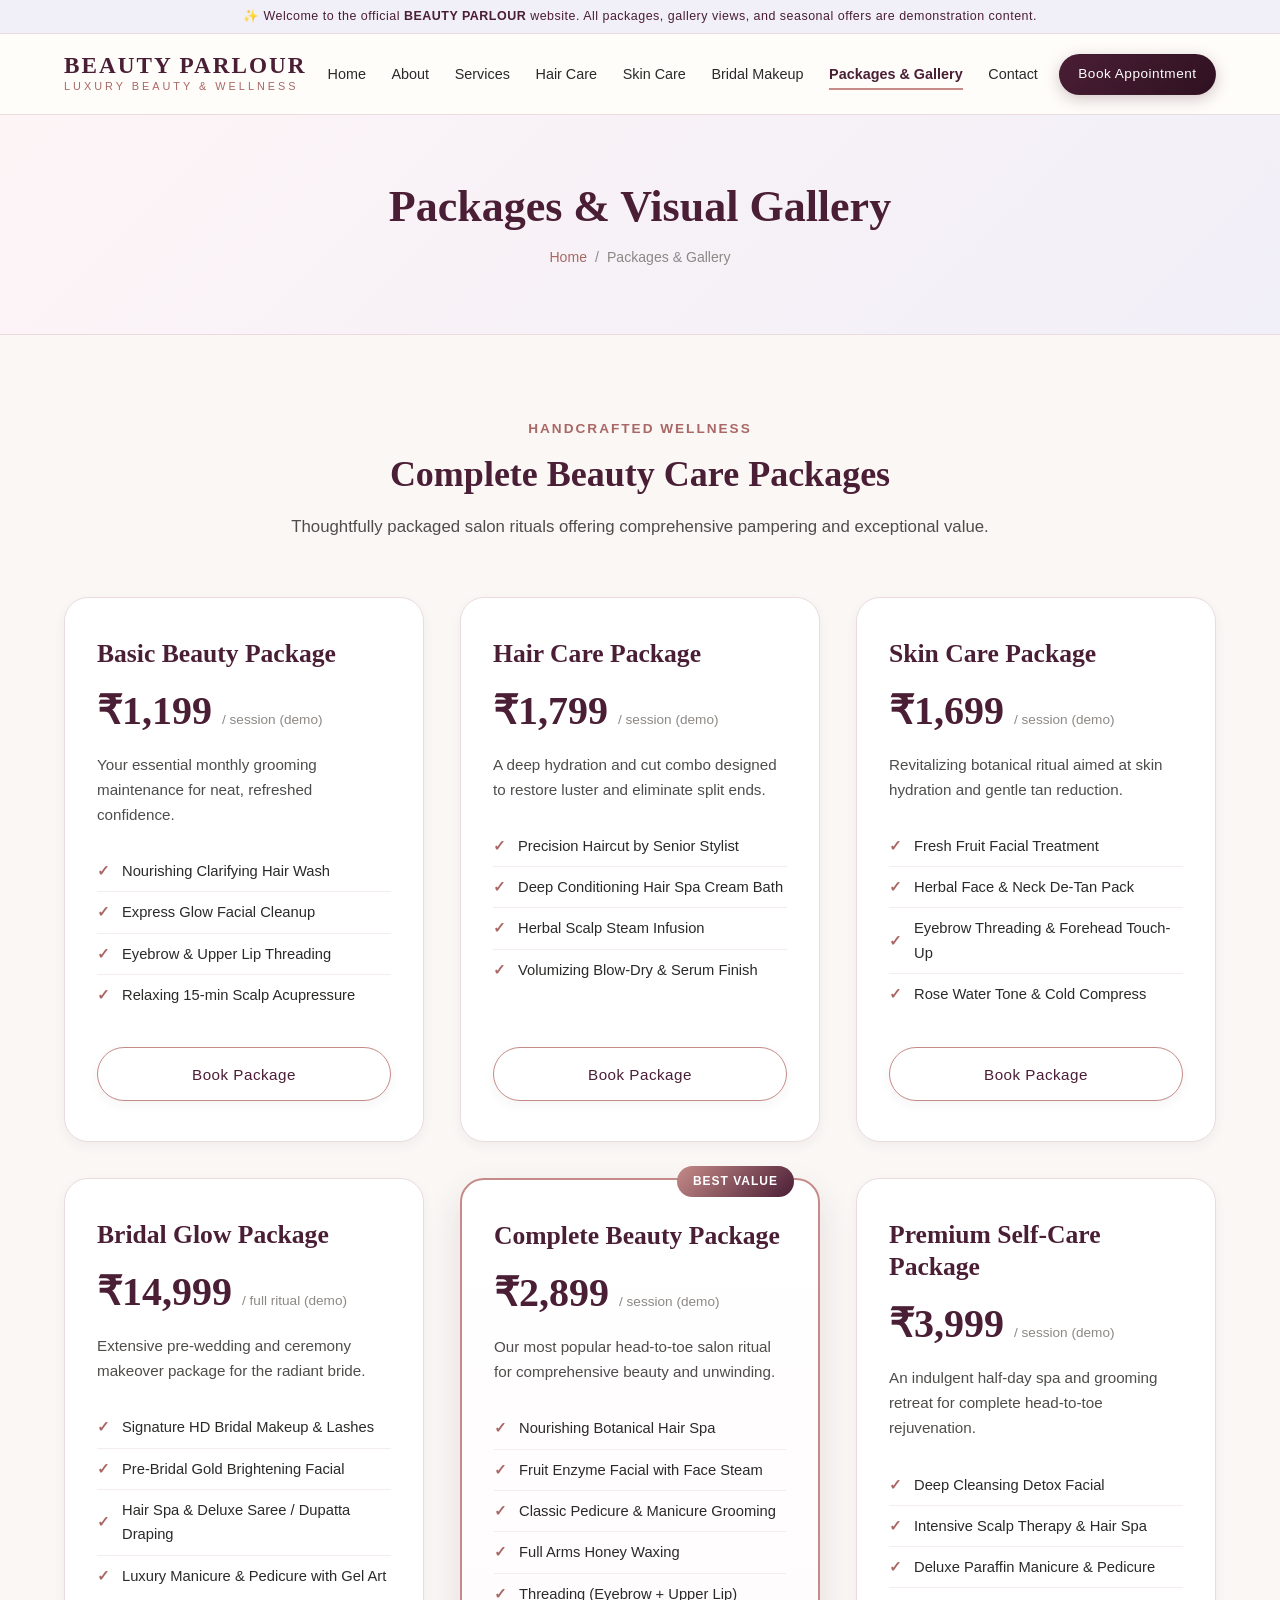
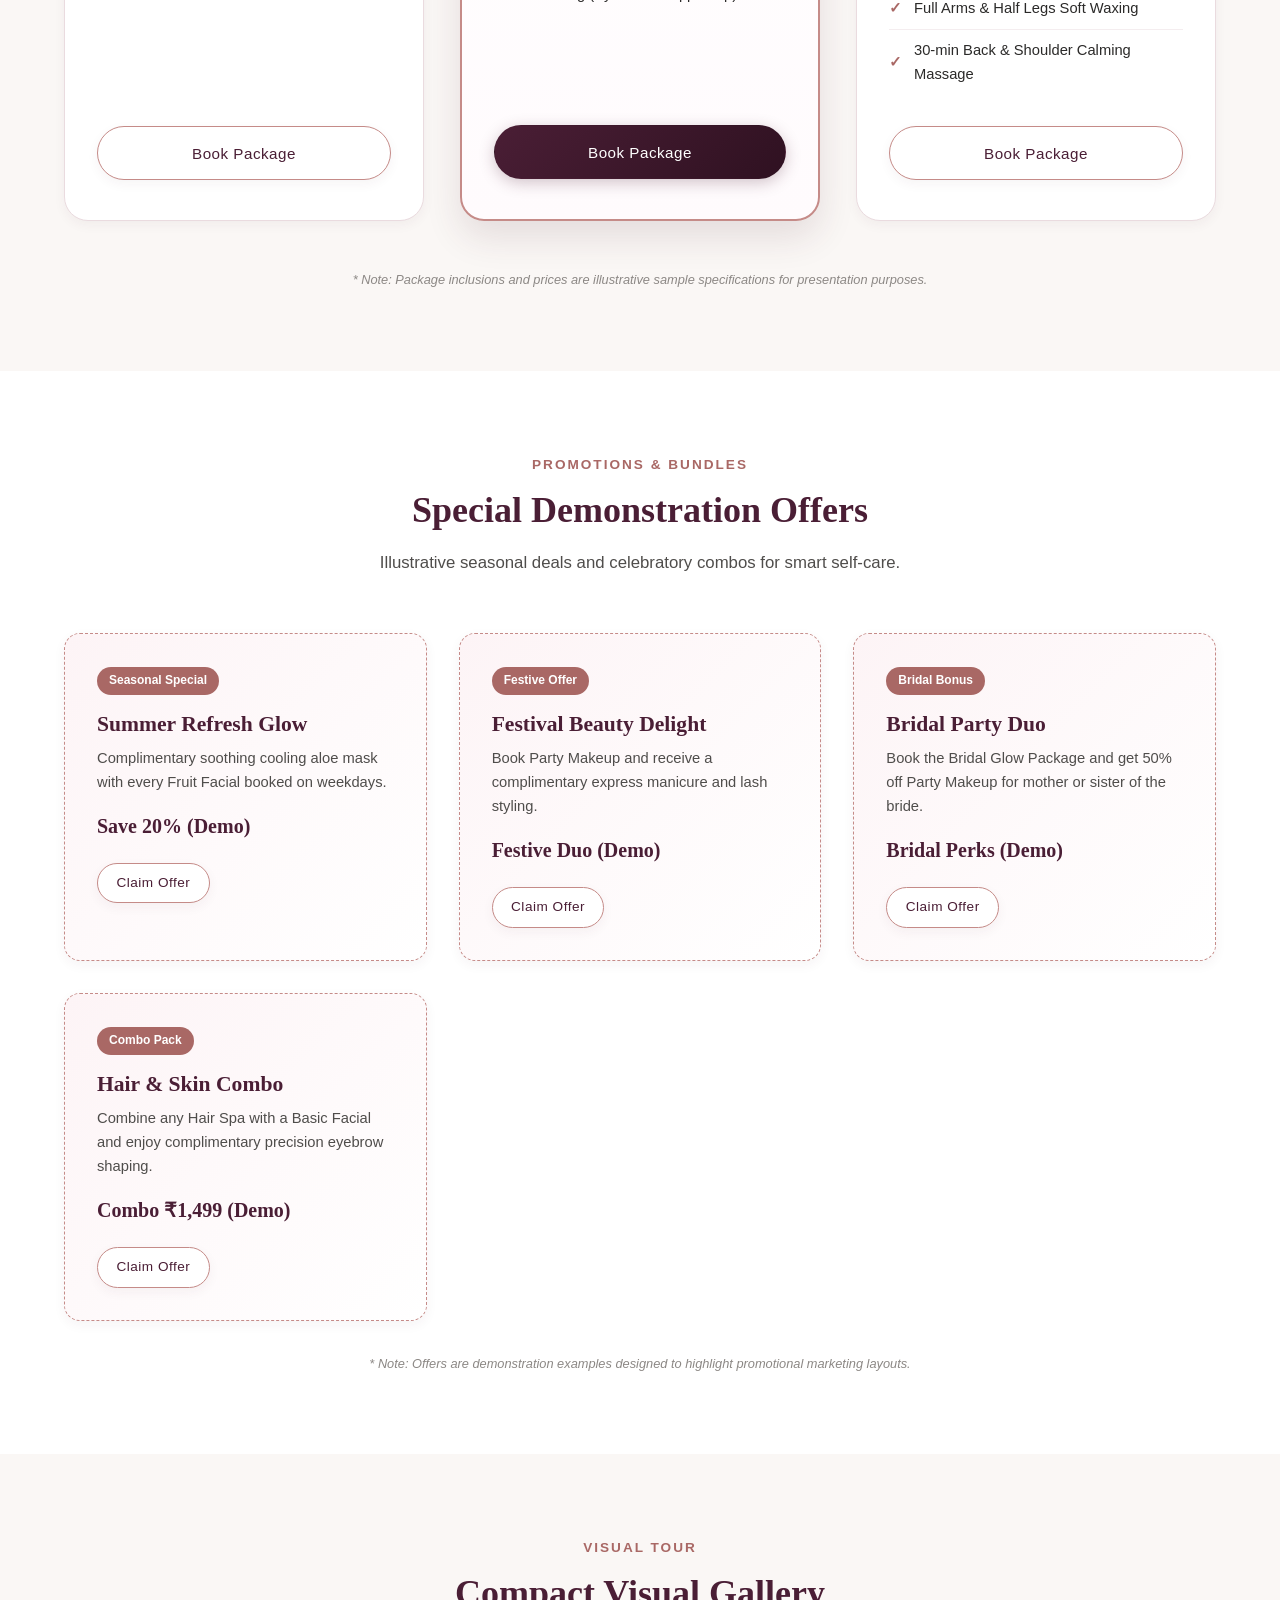
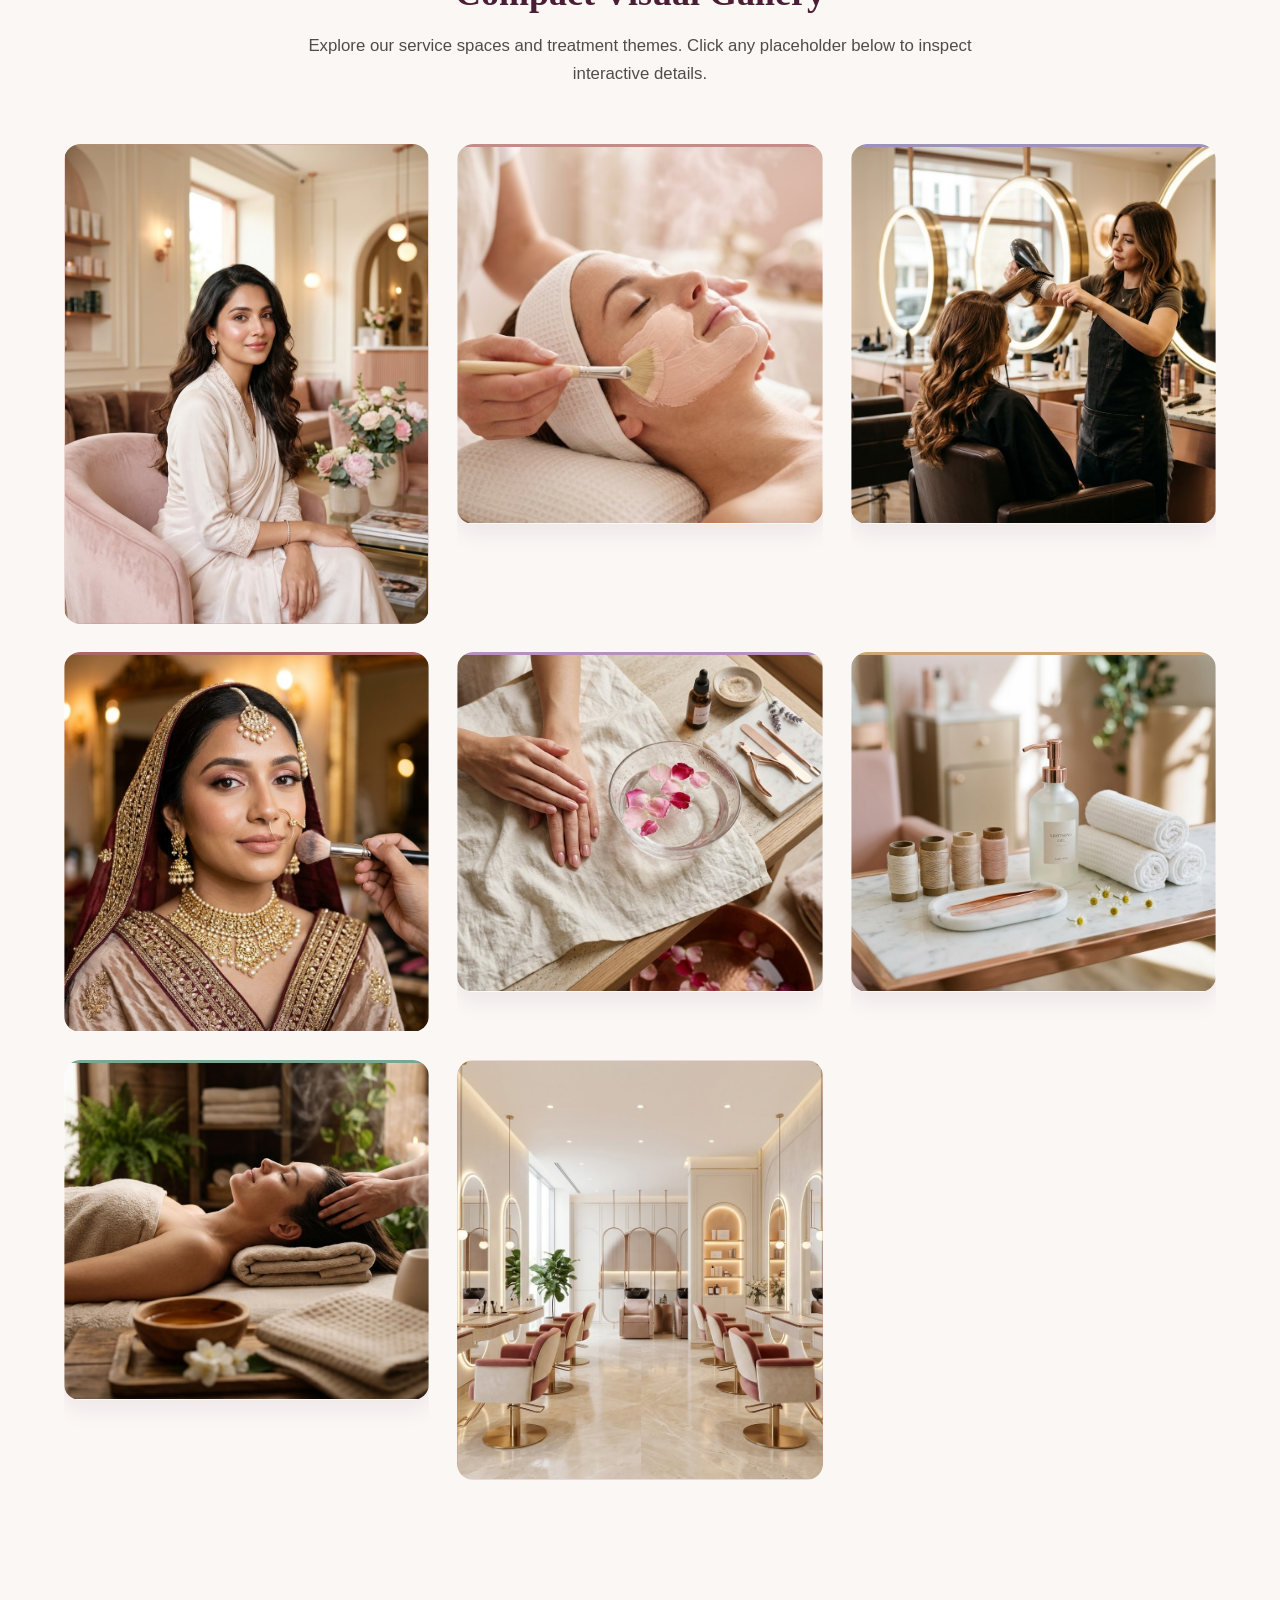
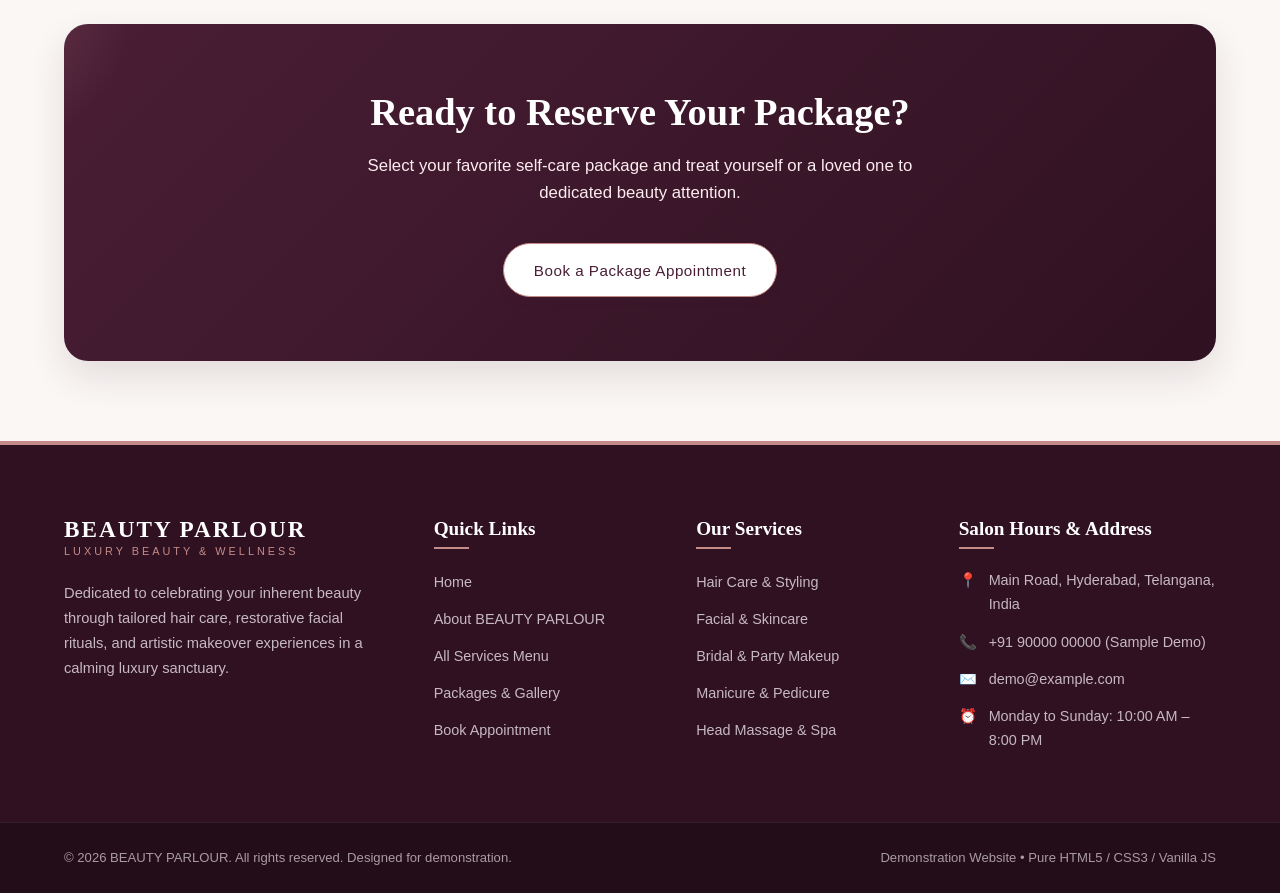
<file: packages-gallery.html>
<!DOCTYPE html>
<html lang="en">
<head>
  <meta charset="UTF-8">
  <meta name="viewport" content="width=device-width, initial-scale=1.0">
  <title>Packages & Gallery | BEAUTY PARLOUR</title>
  <meta name="description" content="Explore bundled beauty packages, seasonal offers, and visual gallery placeholders at BEAUTY PARLOUR Hyderabad. Pure luxury self-care rituals.">
  <link rel="stylesheet" href="css/style.css">
</head>
<body>

  <!-- Demo Notice Banner -->
  <aside class="demo-badge-banner" aria-label="Demo notice">
    ✨ Welcome to the official <strong>BEAUTY PARLOUR</strong> website. All packages, gallery views, and seasonal offers are demonstration content.
  </aside>

  <!-- Site Header & Navigation -->
  <header class="site-header" id="top">
    <div class="container navbar">
      <a href="index.html" class="logo" aria-label="BEAUTY PARLOUR Home">
        <span class="logo-text">BEAUTY PARLOUR</span>
        <span class="logo-subtext">Luxury Beauty & Wellness</span>
      </a>

      <nav aria-label="Primary Navigation">
        <ul class="nav-menu">
          <li><a href="index.html" class="nav-link">Home</a></li>
          <li><a href="about.html" class="nav-link">About</a></li>
          <li><a href="services.html" class="nav-link">Services</a></li>
          <li><a href="hair-care.html" class="nav-link">Hair Care</a></li>
          <li><a href="skin-care.html" class="nav-link">Skin Care</a></li>
          <li><a href="bridal-makeup.html" class="nav-link">Bridal Makeup</a></li>
          <li><a href="packages-gallery.html" class="nav-link active">Packages & Gallery</a></li>
          <li><a href="contact.html" class="nav-link">Contact</a></li>
        </ul>
      </nav>

      <div class="nav-actions">
        <a href="contact.html" class="btn btn-primary btn-sm">Book Appointment</a>
        <button class="nav-toggle" aria-label="Toggle mobile menu" aria-expanded="false">&#9776;</button>
      </div>
    </div>
  </header>

  <main>
    <!-- Page Banner -->
    <section class="page-banner">
      <div class="container">
        <h1 class="page-banner-title">Packages & Visual Gallery</h1>
        <div class="breadcrumb">
          <a href="index.html">Home</a>
          <span>/</span>
          <span>Packages & Gallery</span>
        </div>
      </div>
    </section>

    <!-- Beauty Packages Section -->
    <section class="section-padding">
      <div class="container">
        <div class="section-header">
          <span class="section-subtitle">Handcrafted Wellness</span>
          <h2 class="section-title">Complete Beauty Care Packages</h2>
          <p class="section-description">
            Thoughtfully packaged salon rituals offering comprehensive pampering and exceptional value.
          </p>
        </div>

        <div class="packages-grid">
          <!-- 1. Basic Beauty Package -->
          <div class="package-card">
            <h3 class="package-title">Basic Beauty Package</h3>
            <div class="package-price">₹1,199 <span>/ session (demo)</span></div>
            <p class="package-desc">Your essential monthly grooming maintenance for neat, refreshed confidence.</p>
            <ul class="package-features-list">
              <li><span class="check-icon">✓</span> Nourishing Clarifying Hair Wash</li>
              <li><span class="check-icon">✓</span> Express Glow Facial Cleanup</li>
              <li><span class="check-icon">✓</span> Eyebrow & Upper Lip Threading</li>
              <li><span class="check-icon">✓</span> Relaxing 15-min Scalp Acupressure</li>
            </ul>
            <a href="contact.html" class="btn btn-secondary">Book Package</a>
          </div>

          <!-- 2. Hair Care Package -->
          <div class="package-card">
            <h3 class="package-title">Hair Care Package</h3>
            <div class="package-price">₹1,799 <span>/ session (demo)</span></div>
            <p class="package-desc">A deep hydration and cut combo designed to restore luster and eliminate split ends.</p>
            <ul class="package-features-list">
              <li><span class="check-icon">✓</span> Precision Haircut by Senior Stylist</li>
              <li><span class="check-icon">✓</span> Deep Conditioning Hair Spa Cream Bath</li>
              <li><span class="check-icon">✓</span> Herbal Scalp Steam Infusion</li>
              <li><span class="check-icon">✓</span> Volumizing Blow-Dry & Serum Finish</li>
            </ul>
            <a href="contact.html" class="btn btn-secondary">Book Package</a>
          </div>

          <!-- 3. Skin Care Package -->
          <div class="package-card">
            <h3 class="package-title">Skin Care Package</h3>
            <div class="package-price">₹1,699 <span>/ session (demo)</span></div>
            <p class="package-desc">Revitalizing botanical ritual aimed at skin hydration and gentle tan reduction.</p>
            <ul class="package-features-list">
              <li><span class="check-icon">✓</span> Fresh Fruit Facial Treatment</li>
              <li><span class="check-icon">✓</span> Herbal Face & Neck De-Tan Pack</li>
              <li><span class="check-icon">✓</span> Eyebrow Threading & Forehead Touch-Up</li>
              <li><span class="check-icon">✓</span> Rose Water Tone & Cold Compress</li>
            </ul>
            <a href="contact.html" class="btn btn-secondary">Book Package</a>
          </div>

          <!-- 4. Bridal Glow Package -->
          <div class="package-card">
            <h3 class="package-title">Bridal Glow Package</h3>
            <div class="package-price">₹14,999 <span>/ full ritual (demo)</span></div>
            <p class="package-desc">Extensive pre-wedding and ceremony makeover package for the radiant bride.</p>
            <ul class="package-features-list">
              <li><span class="check-icon">✓</span> Signature HD Bridal Makeup & Lashes</li>
              <li><span class="check-icon">✓</span> Pre-Bridal Gold Brightening Facial</li>
              <li><span class="check-icon">✓</span> Hair Spa & Deluxe Saree / Dupatta Draping</li>
              <li><span class="check-icon">✓</span> Luxury Manicure & Pedicure with Gel Art</li>
            </ul>
            <a href="contact.html" class="btn btn-secondary">Book Package</a>
          </div>

          <!-- 5. Complete Beauty Package (Featured) -->
          <div class="package-card featured">
            <span class="package-badge-popular">Best Value</span>
            <h3 class="package-title">Complete Beauty Package</h3>
            <div class="package-price">₹2,899 <span>/ session (demo)</span></div>
            <p class="package-desc">Our most popular head-to-toe salon ritual for comprehensive beauty and unwinding.</p>
            <ul class="package-features-list">
              <li><span class="check-icon">✓</span> Nourishing Botanical Hair Spa</li>
              <li><span class="check-icon">✓</span> Fruit Enzyme Facial with Face Steam</li>
              <li><span class="check-icon">✓</span> Classic Pedicure & Manicure Grooming</li>
              <li><span class="check-icon">✓</span> Full Arms Honey Waxing</li>
              <li><span class="check-icon">✓</span> Threading (Eyebrow + Upper Lip)</li>
            </ul>
            <a href="contact.html" class="btn btn-primary">Book Package</a>
          </div>

          <!-- 6. Premium Self-Care Package -->
          <div class="package-card">
            <h3 class="package-title">Premium Self-Care Package</h3>
            <div class="package-price">₹3,999 <span>/ session (demo)</span></div>
            <p class="package-desc">An indulgent half-day spa and grooming retreat for complete head-to-toe rejuvenation.</p>
            <ul class="package-features-list">
              <li><span class="check-icon">✓</span> Deep Cleansing Detox Facial</li>
              <li><span class="check-icon">✓</span> Intensive Scalp Therapy & Hair Spa</li>
              <li><span class="check-icon">✓</span> Deluxe Paraffin Manicure & Pedicure</li>
              <li><span class="check-icon">✓</span> Full Arms & Half Legs Soft Waxing</li>
              <li><span class="check-icon">✓</span> 30-min Back & Shoulder Calming Massage</li>
            </ul>
            <a href="contact.html" class="btn btn-secondary">Book Package</a>
          </div>
        </div>

        <p class="demo-disclaimer-note" style="margin-top: 3rem;">
          * Note: Package inclusions and prices are illustrative sample specifications for presentation purposes.
        </p>
      </div>
    </section>

    <!-- Special Offers Section -->
    <section class="section-padding" style="background-color: var(--color-white);">
      <div class="container">
        <div class="section-header">
          <span class="section-subtitle">Promotions & Bundles</span>
          <h2 class="section-title">Special Demonstration Offers</h2>
          <p class="section-description">
            Illustrative seasonal deals and celebratory combos for smart self-care.
          </p>
        </div>

        <div class="offers-grid">
          <!-- Offer 1 -->
          <div class="offer-card">
            <span class="offer-badge">Seasonal Special</span>
            <h3>Summer Refresh Glow</h3>
            <p style="font-size: 0.92rem; color: var(--color-charcoal-light); margin-bottom: 1rem;">
              Complimentary soothing cooling aloe mask with every Fruit Facial booked on weekdays.
            </p>
            <div style="font-size: 1.25rem; font-family: var(--font-heading); color: var(--color-plum-deep); font-weight: bold; margin-bottom: 1.25rem;">
              Save 20% (Demo)
            </div>
            <a href="contact.html" class="btn btn-secondary btn-sm">Claim Offer</a>
          </div>

          <!-- Offer 2 -->
          <div class="offer-card">
            <span class="offer-badge">Festive Offer</span>
            <h3>Festival Beauty Delight</h3>
            <p style="font-size: 0.92rem; color: var(--color-charcoal-light); margin-bottom: 1rem;">
              Book Party Makeup and receive a complimentary express manicure and lash styling.
            </p>
            <div style="font-size: 1.25rem; font-family: var(--font-heading); color: var(--color-plum-deep); font-weight: bold; margin-bottom: 1.25rem;">
              Festive Duo (Demo)
            </div>
            <a href="contact.html" class="btn btn-secondary btn-sm">Claim Offer</a>
          </div>

          <!-- Offer 3 -->
          <div class="offer-card">
            <span class="offer-badge">Bridal Bonus</span>
            <h3>Bridal Party Duo</h3>
            <p style="font-size: 0.92rem; color: var(--color-charcoal-light); margin-bottom: 1rem;">
              Book the Bridal Glow Package and get 50% off Party Makeup for mother or sister of the bride.
            </p>
            <div style="font-size: 1.25rem; font-family: var(--font-heading); color: var(--color-plum-deep); font-weight: bold; margin-bottom: 1.25rem;">
              Bridal Perks (Demo)
            </div>
            <a href="contact.html" class="btn btn-secondary btn-sm">Claim Offer</a>
          </div>

          <!-- Offer 4 -->
          <div class="offer-card">
            <span class="offer-badge">Combo Pack</span>
            <h3>Hair & Skin Combo</h3>
            <p style="font-size: 0.92rem; color: var(--color-charcoal-light); margin-bottom: 1rem;">
              Combine any Hair Spa with a Basic Facial and enjoy complimentary precision eyebrow shaping.
            </p>
            <div style="font-size: 1.25rem; font-family: var(--font-heading); color: var(--color-plum-deep); font-weight: bold; margin-bottom: 1.25rem;">
              Combo ₹1,499 (Demo)
            </div>
            <a href="contact.html" class="btn btn-secondary btn-sm">Claim Offer</a>
          </div>
        </div>

        <p class="demo-disclaimer-note" style="margin-top: 2rem;">
          * Note: Offers are demonstration examples designed to highlight promotional marketing layouts.
        </p>
      </div>
    </section>

    <!-- Visual Gallery (Strictly Reusing the 8 Approved Placeholders) -->
    <section class="section-padding" id="visual-gallery">
      <div class="container">
        <div class="section-header">
          <span class="section-subtitle">Visual Tour</span>
          <h2 class="section-title">Compact Visual Gallery</h2>
          <p class="section-description">
            Explore our service spaces and treatment themes. Click any placeholder below to inspect interactive details.
          </p>
        </div>

        <div class="gallery-grid">
          <!-- 1. beauty-parlour-hero -->
          <div class="gallery-item" data-title="BEAUTY PARLOUR Welcome" data-desc="The main entrance and welcome lounge designed to make every visitor feel immediately pampered and at ease.">
            <!-- [FUTURE IMAGE REPLACEMENT]: <img src="assets/images/beauty-parlour-hero.jpg" alt="Welcome to BEAUTY PARLOUR"> -->
            <div class="placeholder-wrapper">
              <div class="img-placeholder beauty-parlour-hero" role="img" aria-label="Hero reception placeholder">
                <span class="placeholder-badge">1. beauty-parlour-hero</span>
                <span class="placeholder-icon">🌸</span>
                <h4 class="placeholder-title">Welcome Lounge</h4>
                <p class="placeholder-subtext">Click to view details</p>
              </div>
            </div>
          </div>

          <!-- 2. beauty-facial-skincare -->
          <div class="gallery-item" data-title="Facial & Skincare Suite" data-desc="Serene skincare chambers equipped with soft lighting, warm steam units, and organic fruit facial treatments.">
            <!-- [FUTURE IMAGE REPLACEMENT]: <img src="assets/images/beauty-facial-skincare.jpg" alt="Facial treatments at BEAUTY PARLOUR"> -->
            <div class="placeholder-wrapper">
              <div class="img-placeholder beauty-facial-skincare" role="img" aria-label="Facial skincare placeholder">
                <span class="placeholder-badge">2. beauty-facial-skincare</span>
                <span class="placeholder-icon">✨</span>
                <h4 class="placeholder-title">Facial Therapy</h4>
                <p class="placeholder-subtext">Click to view details</p>
              </div>
            </div>
          </div>

          <!-- 3. beauty-hair-styling -->
          <div class="gallery-item" data-title="Hair Styling Workstations" data-desc="Styling stations with panoramic mirrors, ionic dryers, and specialized hair nourishment products.">
            <!-- [FUTURE IMAGE REPLACEMENT]: <img src="assets/images/beauty-hair-styling.jpg" alt="Hair styling stations"> -->
            <div class="placeholder-wrapper">
              <div class="img-placeholder beauty-hair-styling" role="img" aria-label="Hair styling placeholder">
                <span class="placeholder-badge">3. beauty-hair-styling</span>
                <span class="placeholder-icon">💇‍♀️</span>
                <h4 class="placeholder-title">Hair Styling Bar</h4>
                <p class="placeholder-subtext">Click to view details</p>
              </div>
            </div>
          </div>

          <!-- 4. beauty-bridal-makeup -->
          <div class="gallery-item" data-title="Bridal Makeover Chamber" data-desc="Private bridal dressing room designed for serene preparation, HD makeover artistry, and traditional draping.">
            <!-- [FUTURE IMAGE REPLACEMENT]: <img src="assets/images/beauty-bridal-makeup.jpg" alt="Bridal makeover chamber"> -->
            <div class="placeholder-wrapper">
              <div class="img-placeholder beauty-bridal-makeup" role="img" aria-label="Bridal makeup placeholder">
                <span class="placeholder-badge">4. beauty-bridal-makeup</span>
                <span class="placeholder-icon">💍</span>
                <h4 class="placeholder-title">Bridal Dressing Suite</h4>
                <p class="placeholder-subtext">Click to view details</p>
              </div>
            </div>
          </div>

          <!-- 5. beauty-manicure-pedicure -->
          <div class="gallery-item" data-title="Nail Care & Pedicure Lounge" data-desc="Comfortable massage chairs with whirlpool mineral baths for hygienic, soothing foot and hand grooming.">
            <!-- [FUTURE IMAGE REPLACEMENT]: <img src="assets/images/beauty-manicure-pedicure.jpg" alt="Pedicure and manicure lounge"> -->
            <div class="placeholder-wrapper">
              <div class="img-placeholder beauty-manicure-pedicure" role="img" aria-label="Manicure pedicure placeholder">
                <span class="placeholder-badge">5. beauty-manicure-pedicure</span>
                <span class="placeholder-icon">💅</span>
                <h4 class="placeholder-title">Pedicure & Nail Bar</h4>
                <p class="placeholder-subtext">Click to view details</p>
              </div>
            </div>
          </div>

          <!-- 6. beauty-waxing-threading -->
          <div class="gallery-item" data-title="Grooming & Threading Station" data-desc="Dedicated private stations for precision eyebrow shaping and hygienic, gentle waxing procedures.">
            <!-- [FUTURE IMAGE REPLACEMENT]: <img src="assets/images/beauty-waxing-threading.jpg" alt="Waxing and threading station"> -->
            <div class="placeholder-wrapper">
              <div class="img-placeholder beauty-waxing-threading" role="img" aria-label="Waxing and threading placeholder">
                <span class="placeholder-badge">6. beauty-waxing-threading</span>
                <span class="placeholder-icon">🪄</span>
                <h4 class="placeholder-title">Grooming Station</h4>
                <p class="placeholder-subtext">Click to view details</p>
              </div>
            </div>
          </div>

          <!-- 7. beauty-spa-massage -->
          <div class="gallery-item" data-title="Tranquil Spa Room" data-desc="A soothing enclave of warmth and subtle aromatherapy oils dedicated to cranial pressure massage and body relaxation.">
            <!-- [FUTURE IMAGE REPLACEMENT]: <img src="assets/images/beauty-spa-massage.jpg" alt="Spa and head massage room"> -->
            <div class="placeholder-wrapper">
              <div class="img-placeholder beauty-spa-massage" role="img" aria-label="Spa massage placeholder">
                <span class="placeholder-badge">7. beauty-spa-massage</span>
                <span class="placeholder-icon">🌺</span>
                <h4 class="placeholder-title">Relaxation Spa Room</h4>
                <p class="placeholder-subtext">Click to view details</p>
              </div>
            </div>
          </div>

          <!-- 8. beauty-parlour-interior -->
          <div class="gallery-item" data-title="Overall Parlour Ambience" data-desc="Harmonious interior crafted with soft rose gold accents, champagne tones, and immaculate sanitization.">
            <!-- [FUTURE IMAGE REPLACEMENT]: <img src="assets/images/beauty-parlour-interior.jpg" alt="Overall BEAUTY PARLOUR interior"> -->
            <div class="placeholder-wrapper">
              <div class="img-placeholder beauty-parlour-interior" role="img" aria-label="Parlour interior placeholder">
                <span class="placeholder-badge">8. beauty-parlour-interior</span>
                <span class="placeholder-icon">🪞</span>
                <h4 class="placeholder-title">Parlour Interior</h4>
                <p class="placeholder-subtext">Click to view details</p>
              </div>
            </div>
          </div>
        </div>
      </div>
    </section>

    <!-- Appointment CTA Banner -->
    <section class="container" style="margin-top: 4rem; margin-bottom: 5rem;">
      <div class="cta-banner">
        <h2>Ready to Reserve Your Package?</h2>
        <p>Select your favorite self-care package and treat yourself or a loved one to dedicated beauty attention.</p>
        <div>
          <a href="contact.html" class="btn btn-secondary">Book a Package Appointment</a>
        </div>
      </div>
    </section>
  </main>

  <!-- Interactive Lightbox Modal -->
  <div id="gallery-lightbox" class="lightbox-modal" role="dialog" aria-modal="true" aria-label="Gallery Image Detail">
    <div class="lightbox-content">
      <button class="lightbox-close" aria-label="Close modal">&times;</button>
      <div id="lightbox-img-container" style="width: 100%; height: 260px; background-size: cover; background-position: center; border-bottom: 2px solid var(--color-rose-gold);"></div>
      <div class="lightbox-body">
        <span class="tag-badge" style="margin-bottom: 0.75rem;">BEAUTY PARLOUR Experience</span>
        <h3 class="lightbox-title" style="font-size: 1.5rem; margin-bottom: 0.5rem; color: var(--color-plum-deep);">Placeholder Title</h3>
        <p class="lightbox-desc" style="color: var(--color-charcoal-light); margin-bottom: 1.5rem;">Placeholder Description</p>
        <div style="background: var(--color-blush-light); padding: 1rem; border-radius: var(--radius-sm); font-size: 0.85rem; color: var(--color-plum-deep); border-left: 3px solid var(--color-rose-gold);">
          ✨ <em>Photo generated with Google Flow and integrated directly into the BEAUTY PARLOUR gallery.</em>
        </div>
      </div>
    </div>
  </div>

  <!-- Site Footer -->
  <footer class="site-footer">
    <div class="container footer-grid">
      <div class="footer-brand">
        <a href="index.html" class="logo">
          <span class="logo-text">BEAUTY PARLOUR</span>
          <span class="logo-subtext">Luxury Beauty & Wellness</span>
        </a>
        <p>
          Dedicated to celebrating your inherent beauty through tailored hair care, restorative facial rituals, and artistic makeover experiences in a calming luxury sanctuary.
        </p>
      </div>

      <div>
        <h4 class="footer-title">Quick Links</h4>
        <ul class="footer-links">
          <li><a href="index.html">Home</a></li>
          <li><a href="about.html">About BEAUTY PARLOUR</a></li>
          <li><a href="services.html">All Services Menu</a></li>
          <li><a href="packages-gallery.html">Packages & Gallery</a></li>
          <li><a href="contact.html">Book Appointment</a></li>
        </ul>
      </div>

      <div>
        <h4 class="footer-title">Our Services</h4>
        <ul class="footer-links">
          <li><a href="hair-care.html">Hair Care & Styling</a></li>
          <li><a href="skin-care.html">Facial & Skincare</a></li>
          <li><a href="bridal-makeup.html">Bridal & Party Makeup</a></li>
          <li><a href="services.html#nail-care">Manicure & Pedicure</a></li>
          <li><a href="services.html#spa-care">Head Massage & Spa</a></li>
        </ul>
      </div>

      <div>
        <h4 class="footer-title">Salon Hours & Address</h4>
        <ul class="footer-contact-info">
          <li>
            <span class="icon">📍</span>
            <span>Main Road, Hyderabad, Telangana, India</span>
          </li>
          <li>
            <span class="icon">📞</span>
            <span>+91 90000 00000 (Sample Demo)</span>
          </li>
          <li>
            <span class="icon">✉️</span>
            <span>demo@example.com</span>
          </li>
          <li>
            <span class="icon">⏰</span>
            <span>Monday to Sunday: 10:00 AM – 8:00 PM</span>
          </li>
        </ul>
      </div>
    </div>

    <div class="footer-bottom">
      <div class="container footer-bottom-inner">
        <div>
          &copy; 2026 BEAUTY PARLOUR. All rights reserved. Designed for demonstration.
        </div>
        <div>
          <span>Demonstration Website • Pure HTML5 / CSS3 / Vanilla JS</span>
        </div>
      </div>
    </div>
  </footer>

  <!-- Back to Top Button -->
  <button class="back-to-top" aria-label="Back to top of page">↑</button>

  <script src="js/script.js"></script>
</body>
</html>
</file>
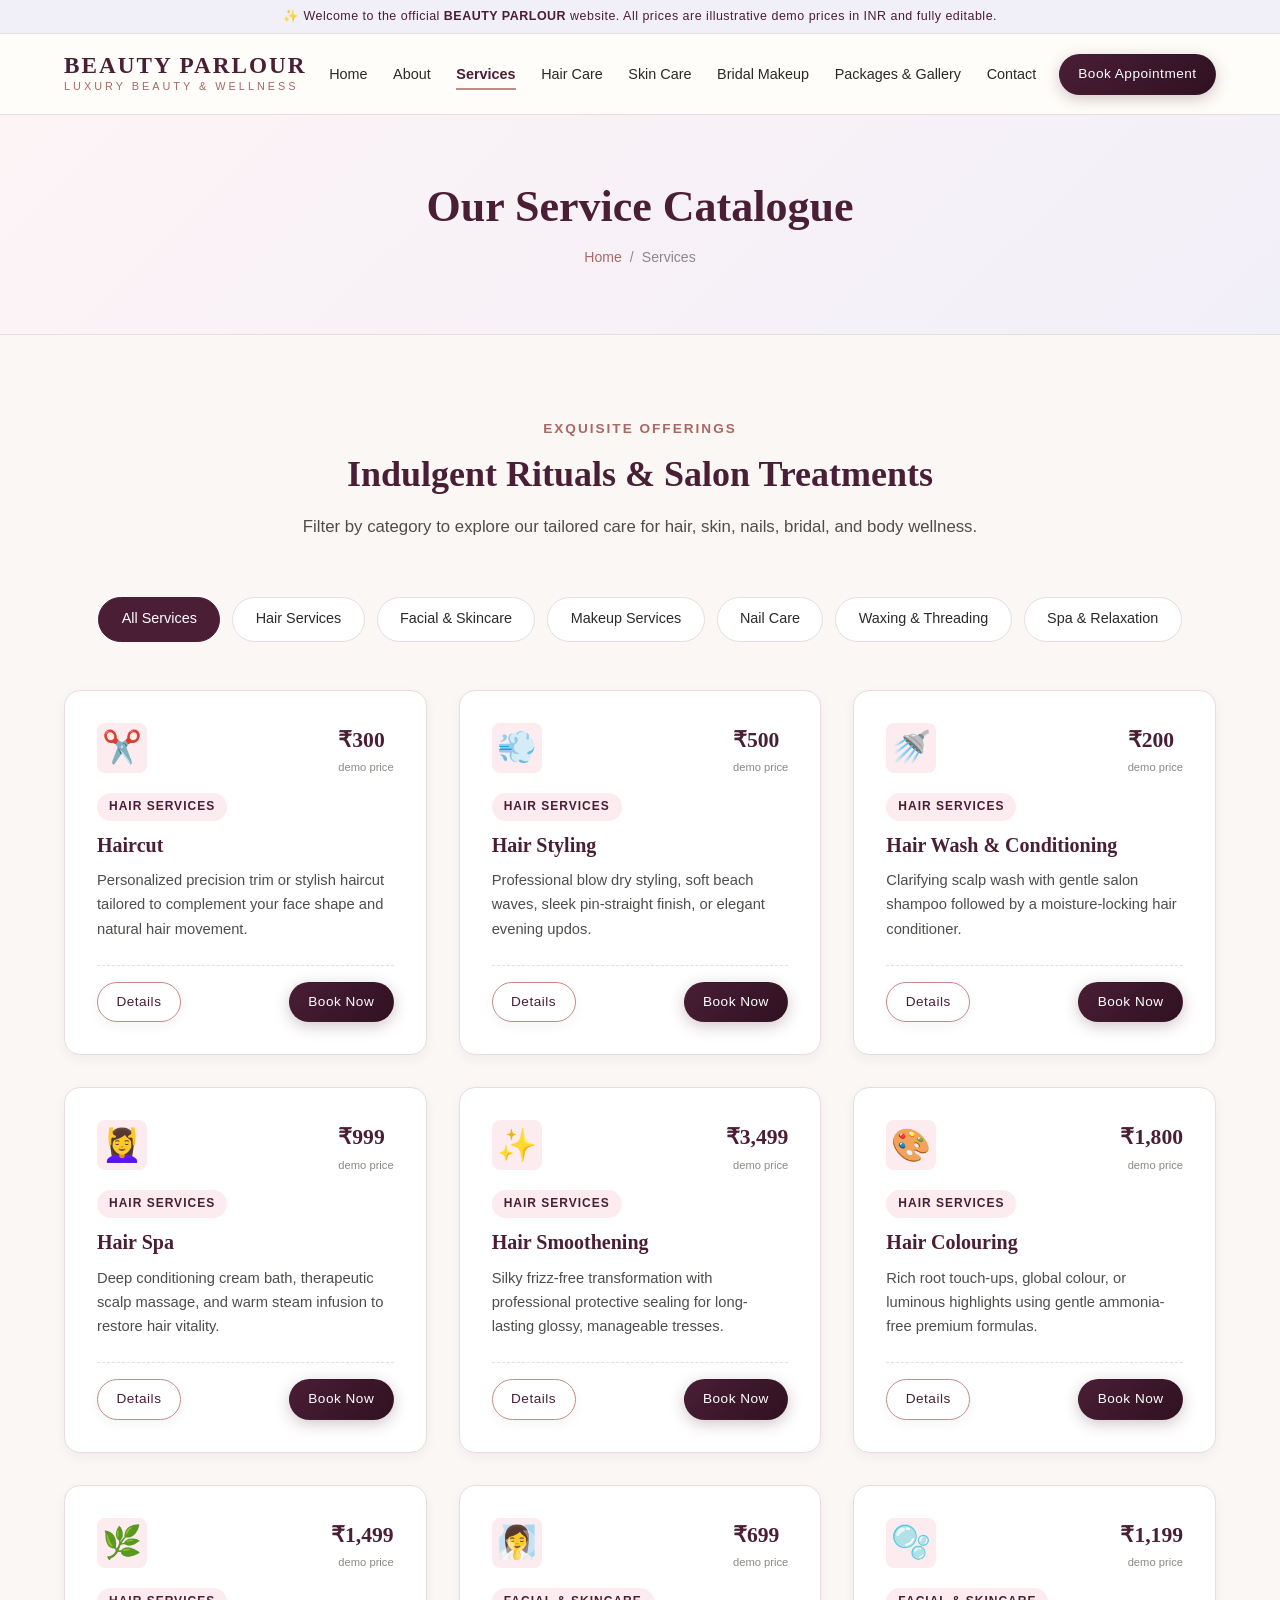
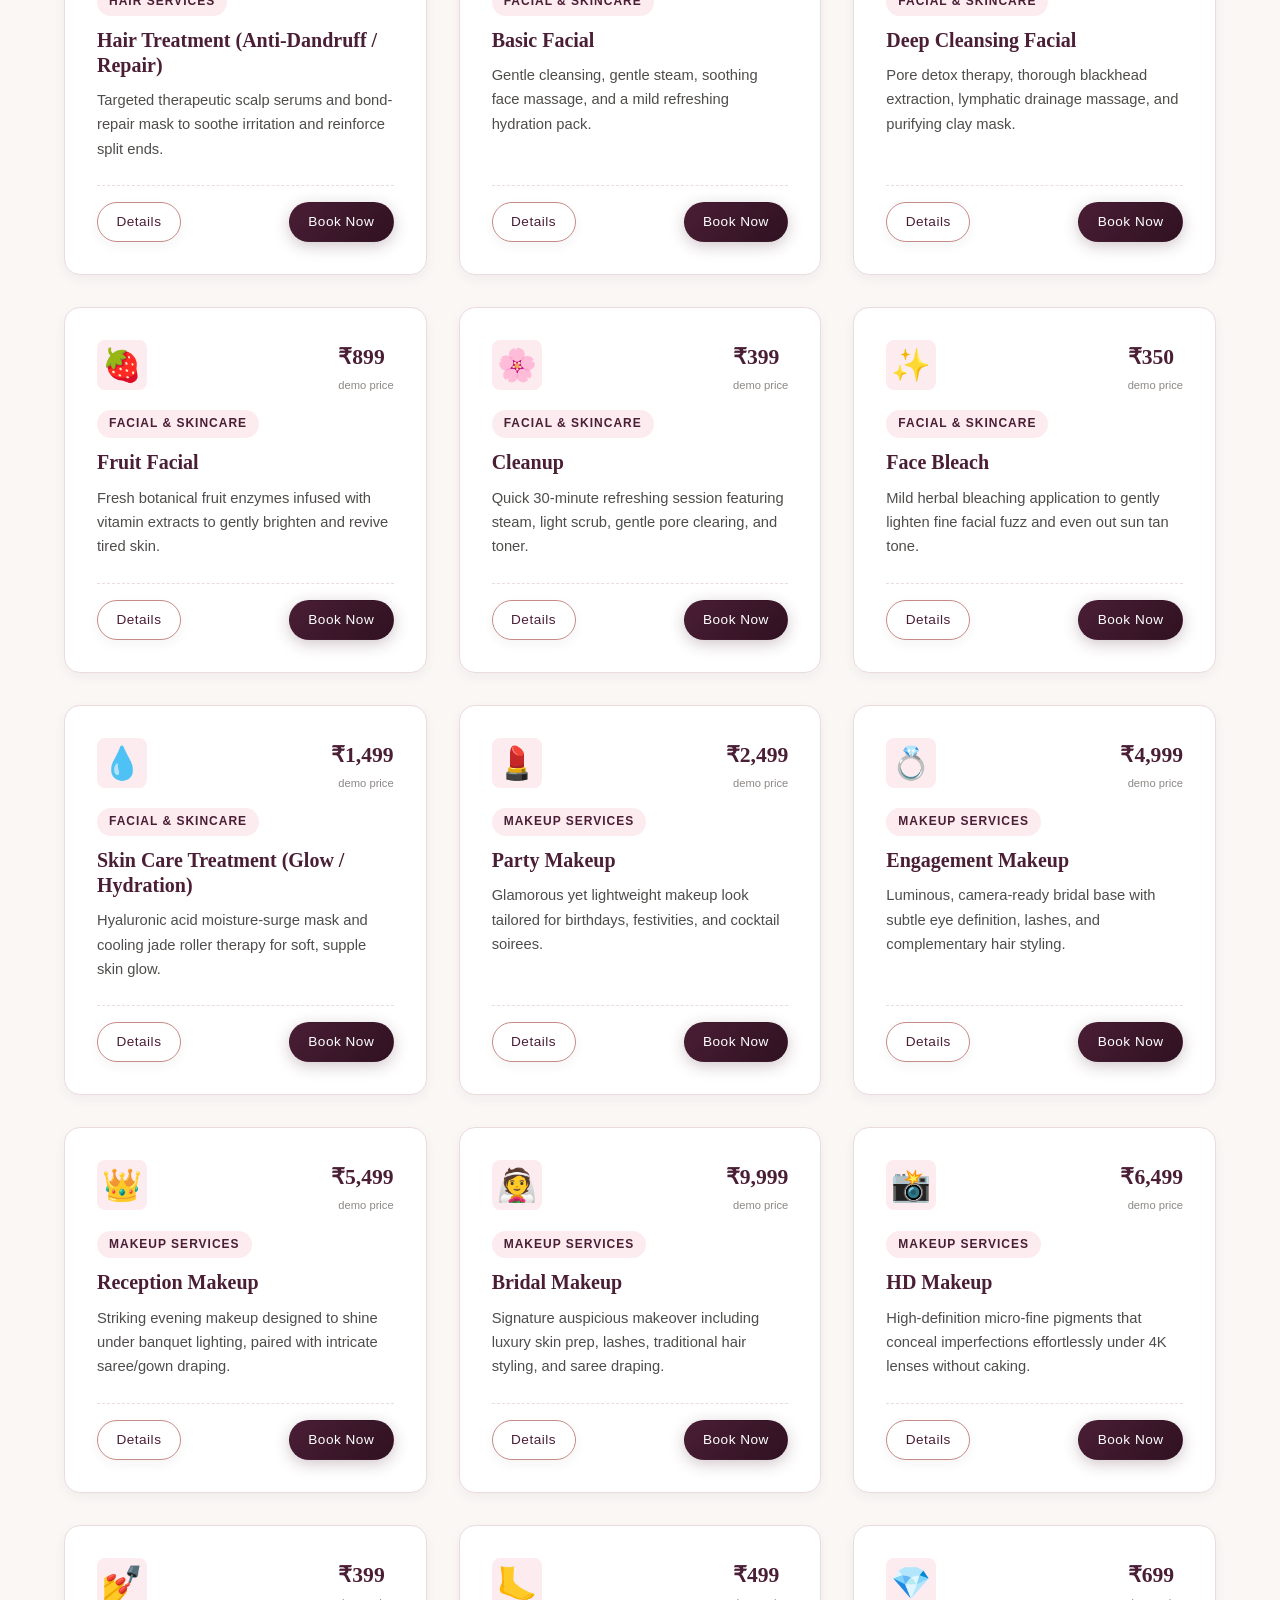
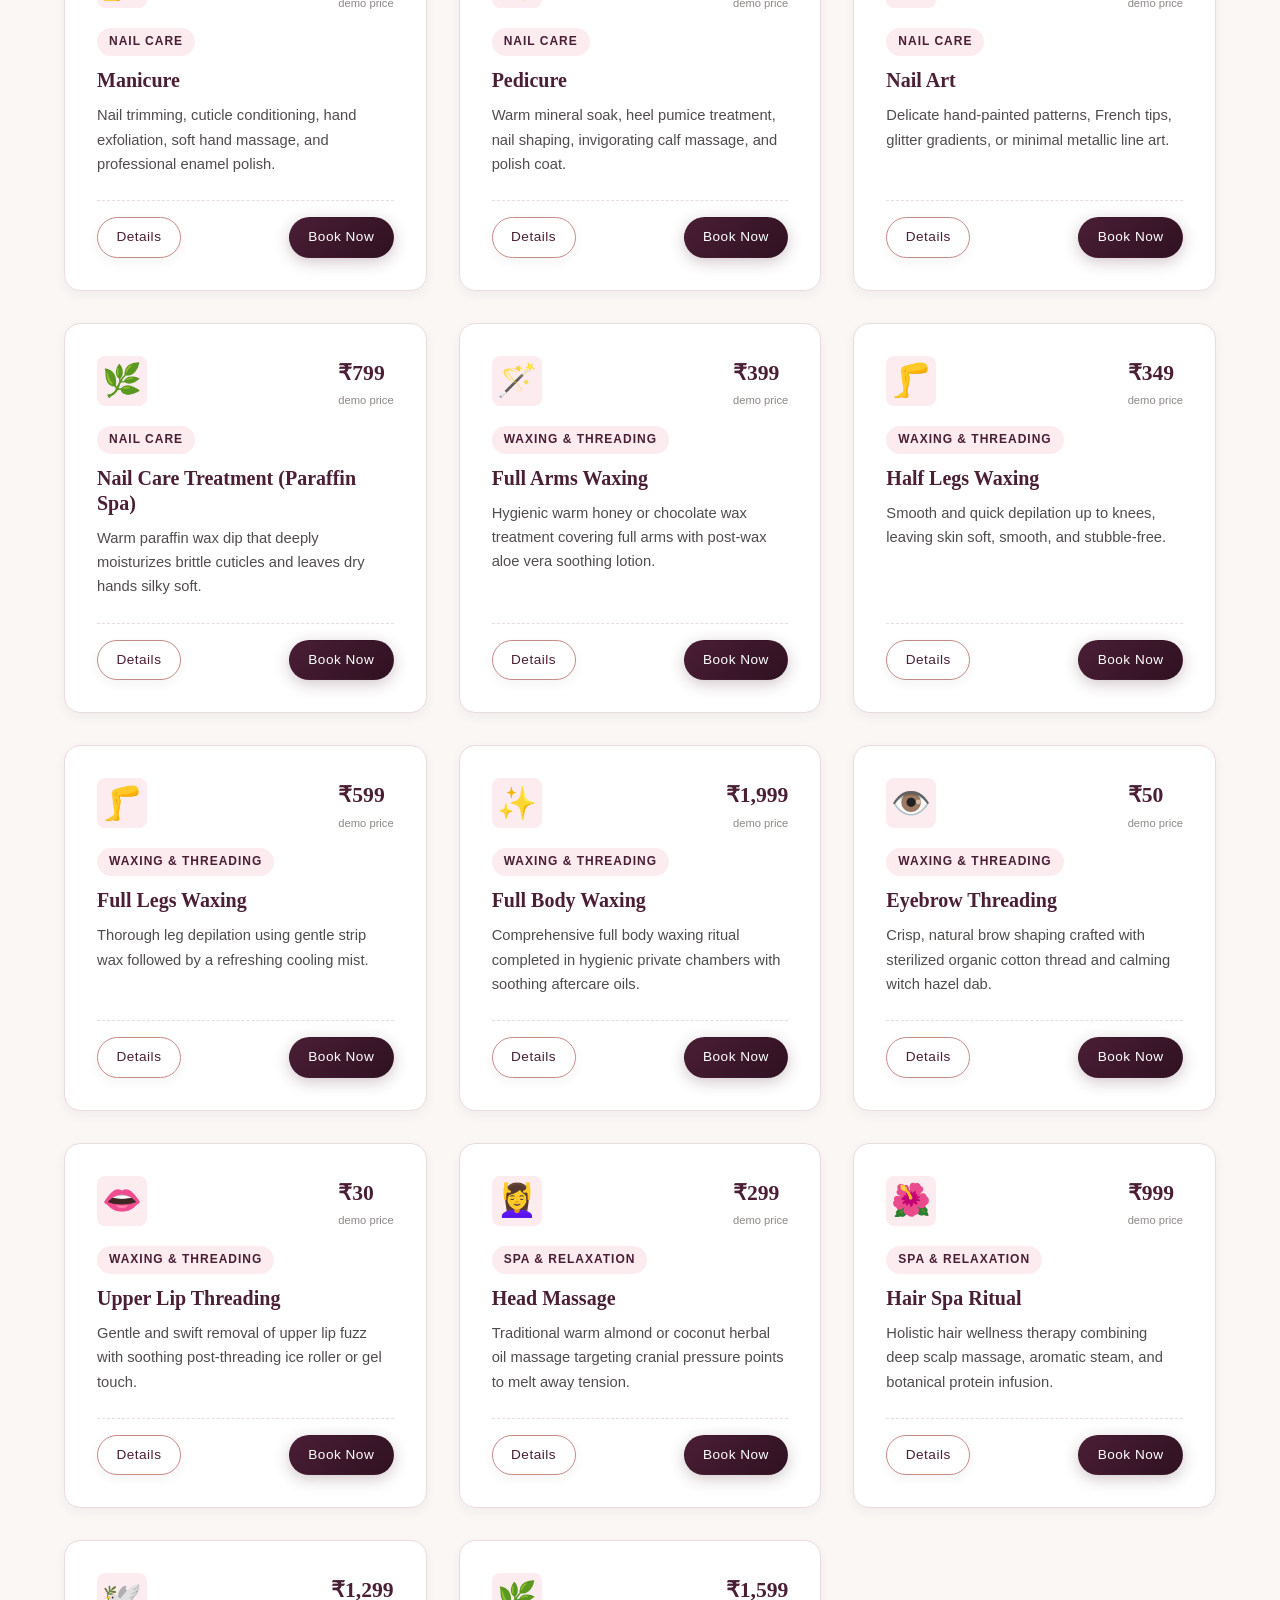
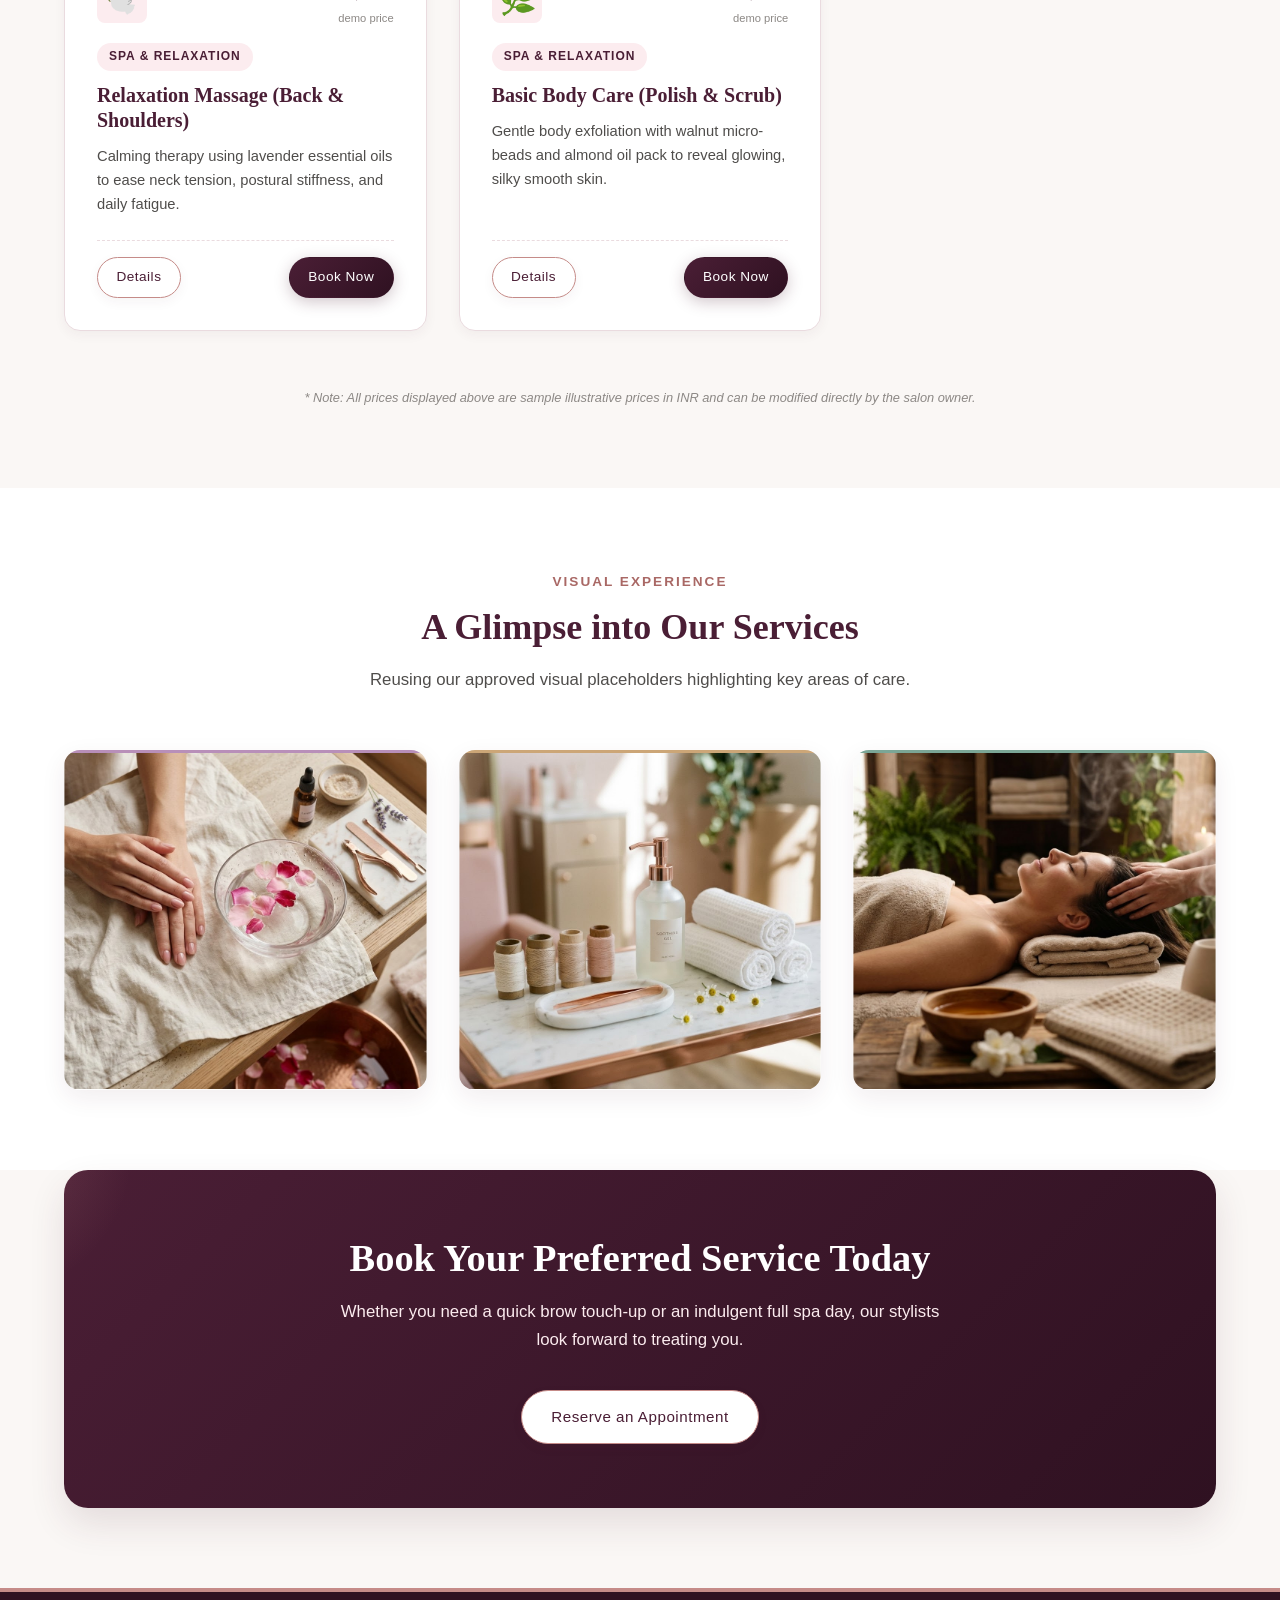
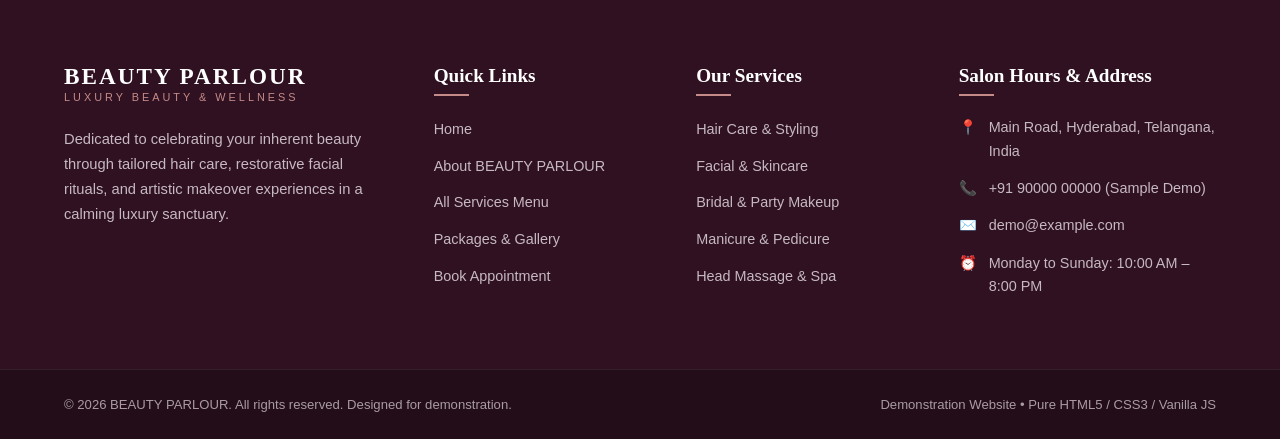
<file: services.html>
<!DOCTYPE html>
<html lang="en">
<head>
  <meta charset="UTF-8">
  <meta name="viewport" content="width=device-width, initial-scale=1.0">
  <title>Service Catalogue | BEAUTY PARLOUR</title>
  <meta name="description" content="Explore the comprehensive services menu at BEAUTY PARLOUR: Hair styling, facials, skincare, bridal makeovers, manicures, pedicures, and spa treatments.">
  <link rel="stylesheet" href="css/style.css">
</head>
<body>

  <!-- Demo Notice Banner -->
  <aside class="demo-badge-banner" aria-label="Demo notice">
    ✨ Welcome to the official <strong>BEAUTY PARLOUR</strong> website. All prices are illustrative demo prices in INR and fully editable.
  </aside>

  <!-- Site Header & Navigation -->
  <header class="site-header" id="top">
    <div class="container navbar">
      <a href="index.html" class="logo" aria-label="BEAUTY PARLOUR Home">
        <span class="logo-text">BEAUTY PARLOUR</span>
        <span class="logo-subtext">Luxury Beauty & Wellness</span>
      </a>

      <nav aria-label="Primary Navigation">
        <ul class="nav-menu">
          <li><a href="index.html" class="nav-link">Home</a></li>
          <li><a href="about.html" class="nav-link">About</a></li>
          <li><a href="services.html" class="nav-link active">Services</a></li>
          <li><a href="hair-care.html" class="nav-link">Hair Care</a></li>
          <li><a href="skin-care.html" class="nav-link">Skin Care</a></li>
          <li><a href="bridal-makeup.html" class="nav-link">Bridal Makeup</a></li>
          <li><a href="packages-gallery.html" class="nav-link">Packages & Gallery</a></li>
          <li><a href="contact.html" class="nav-link">Contact</a></li>
        </ul>
      </nav>

      <div class="nav-actions">
        <a href="contact.html" class="btn btn-primary btn-sm">Book Appointment</a>
        <button class="nav-toggle" aria-label="Toggle mobile menu" aria-expanded="false">&#9776;</button>
      </div>
    </div>
  </header>

  <main>
    <!-- Page Banner -->
    <section class="page-banner">
      <div class="container">
        <h1 class="page-banner-title">Our Service Catalogue</h1>
        <div class="breadcrumb">
          <a href="index.html">Home</a>
          <span>/</span>
          <span>Services</span>
        </div>
      </div>
    </section>

    <!-- Services Overview & Interactive Filters -->
    <section class="section-padding">
      <div class="container">
        <div class="section-header">
          <span class="section-subtitle">Exquisite Offerings</span>
          <h2 class="section-title">Indulgent Rituals & Salon Treatments</h2>
          <p class="section-description">
            Filter by category to explore our tailored care for hair, skin, nails, bridal, and body wellness.
          </p>
        </div>

        <!-- Filter Buttons -->
        <div class="filter-tabs" role="tablist" aria-label="Service categories">
          <button class="filter-btn active" data-filter="all" role="tab" aria-selected="true">All Services</button>
          <button class="filter-btn" data-filter="hair" role="tab" aria-selected="false">Hair Services</button>
          <button class="filter-btn" data-filter="skin" role="tab" aria-selected="false">Facial & Skincare</button>
          <button class="filter-btn" data-filter="makeup" role="tab" aria-selected="false">Makeup Services</button>
          <button class="filter-btn" data-filter="nail" role="tab" aria-selected="false">Nail Care</button>
          <button class="filter-btn" data-filter="waxing" role="tab" aria-selected="false">Waxing & Threading</button>
          <button class="filter-btn" data-filter="spa" role="tab" aria-selected="false">Spa & Relaxation</button>
        </div>

        <!-- Service Cards Grid -->
        <div class="services-grid" id="services-list">

          <!-- ==================== HAIR SERVICES ==================== -->
          <article class="service-card" data-category="hair">
            <div class="service-card-top">
              <span class="service-icon">✂️</span>
              <div>
                <span class="service-price">₹300</span>
                <span class="service-price-note">demo price</span>
              </div>
            </div>
            <span class="tag-badge" style="width: fit-content; margin-bottom: 0.75rem;">Hair Services</span>
            <h3 class="service-card-title">Haircut</h3>
            <p class="service-card-desc">Personalized precision trim or stylish haircut tailored to complement your face shape and natural hair movement.</p>
            <div class="service-card-footer">
              <a href="hair-care.html" class="btn btn-secondary btn-sm">Details</a>
              <a href="contact.html" class="btn btn-primary btn-sm">Book Now</a>
            </div>
          </article>

          <article class="service-card" data-category="hair">
            <div class="service-card-top">
              <span class="service-icon">💨</span>
              <div>
                <span class="service-price">₹500</span>
                <span class="service-price-note">demo price</span>
              </div>
            </div>
            <span class="tag-badge" style="width: fit-content; margin-bottom: 0.75rem;">Hair Services</span>
            <h3 class="service-card-title">Hair Styling</h3>
            <p class="service-card-desc">Professional blow dry styling, soft beach waves, sleek pin-straight finish, or elegant evening updos.</p>
            <div class="service-card-footer">
              <a href="hair-care.html" class="btn btn-secondary btn-sm">Details</a>
              <a href="contact.html" class="btn btn-primary btn-sm">Book Now</a>
            </div>
          </article>

          <article class="service-card" data-category="hair">
            <div class="service-card-top">
              <span class="service-icon">🚿</span>
              <div>
                <span class="service-price">₹200</span>
                <span class="service-price-note">demo price</span>
              </div>
            </div>
            <span class="tag-badge" style="width: fit-content; margin-bottom: 0.75rem;">Hair Services</span>
            <h3 class="service-card-title">Hair Wash & Conditioning</h3>
            <p class="service-card-desc">Clarifying scalp wash with gentle salon shampoo followed by a moisture-locking hair conditioner.</p>
            <div class="service-card-footer">
              <a href="hair-care.html" class="btn btn-secondary btn-sm">Details</a>
              <a href="contact.html" class="btn btn-primary btn-sm">Book Now</a>
            </div>
          </article>

          <article class="service-card" data-category="hair">
            <div class="service-card-top">
              <span class="service-icon">💆‍♀️</span>
              <div>
                <span class="service-price">₹999</span>
                <span class="service-price-note">demo price</span>
              </div>
            </div>
            <span class="tag-badge" style="width: fit-content; margin-bottom: 0.75rem;">Hair Services</span>
            <h3 class="service-card-title">Hair Spa</h3>
            <p class="service-card-desc">Deep conditioning cream bath, therapeutic scalp massage, and warm steam infusion to restore hair vitality.</p>
            <div class="service-card-footer">
              <a href="hair-care.html" class="btn btn-secondary btn-sm">Details</a>
              <a href="contact.html" class="btn btn-primary btn-sm">Book Now</a>
            </div>
          </article>

          <article class="service-card" data-category="hair">
            <div class="service-card-top">
              <span class="service-icon">✨</span>
              <div>
                <span class="service-price">₹3,499</span>
                <span class="service-price-note">demo price</span>
              </div>
            </div>
            <span class="tag-badge" style="width: fit-content; margin-bottom: 0.75rem;">Hair Services</span>
            <h3 class="service-card-title">Hair Smoothening</h3>
            <p class="service-card-desc">Silky frizz-free transformation with professional protective sealing for long-lasting glossy, manageable tresses.</p>
            <div class="service-card-footer">
              <a href="hair-care.html" class="btn btn-secondary btn-sm">Details</a>
              <a href="contact.html" class="btn btn-primary btn-sm">Book Now</a>
            </div>
          </article>

          <article class="service-card" data-category="hair">
            <div class="service-card-top">
              <span class="service-icon">🎨</span>
              <div>
                <span class="service-price">₹1,800</span>
                <span class="service-price-note">demo price</span>
              </div>
            </div>
            <span class="tag-badge" style="width: fit-content; margin-bottom: 0.75rem;">Hair Services</span>
            <h3 class="service-card-title">Hair Colouring</h3>
            <p class="service-card-desc">Rich root touch-ups, global colour, or luminous highlights using gentle ammonia-free premium formulas.</p>
            <div class="service-card-footer">
              <a href="hair-care.html" class="btn btn-secondary btn-sm">Details</a>
              <a href="contact.html" class="btn btn-primary btn-sm">Book Now</a>
            </div>
          </article>

          <article class="service-card" data-category="hair">
            <div class="service-card-top">
              <span class="service-icon">🌿</span>
              <div>
                <span class="service-price">₹1,499</span>
                <span class="service-price-note">demo price</span>
              </div>
            </div>
            <span class="tag-badge" style="width: fit-content; margin-bottom: 0.75rem;">Hair Services</span>
            <h3 class="service-card-title">Hair Treatment (Anti-Dandruff / Repair)</h3>
            <p class="service-card-desc">Targeted therapeutic scalp serums and bond-repair mask to soothe irritation and reinforce split ends.</p>
            <div class="service-card-footer">
              <a href="hair-care.html" class="btn btn-secondary btn-sm">Details</a>
              <a href="contact.html" class="btn btn-primary btn-sm">Book Now</a>
            </div>
          </article>

          <!-- ==================== FACIAL & SKINCARE ==================== -->
          <article class="service-card" data-category="skin">
            <div class="service-card-top">
              <span class="service-icon">🧖‍♀️</span>
              <div>
                <span class="service-price">₹699</span>
                <span class="service-price-note">demo price</span>
              </div>
            </div>
            <span class="tag-badge" style="width: fit-content; margin-bottom: 0.75rem;">Facial & Skincare</span>
            <h3 class="service-card-title">Basic Facial</h3>
            <p class="service-card-desc">Gentle cleansing, gentle steam, soothing face massage, and a mild refreshing hydration pack.</p>
            <div class="service-card-footer">
              <a href="skin-care.html" class="btn btn-secondary btn-sm">Details</a>
              <a href="contact.html" class="btn btn-primary btn-sm">Book Now</a>
            </div>
          </article>

          <article class="service-card" data-category="skin">
            <div class="service-card-top">
              <span class="service-icon">🫧</span>
              <div>
                <span class="service-price">₹1,199</span>
                <span class="service-price-note">demo price</span>
              </div>
            </div>
            <span class="tag-badge" style="width: fit-content; margin-bottom: 0.75rem;">Facial & Skincare</span>
            <h3 class="service-card-title">Deep Cleansing Facial</h3>
            <p class="service-card-desc">Pore detox therapy, thorough blackhead extraction, lymphatic drainage massage, and purifying clay mask.</p>
            <div class="service-card-footer">
              <a href="skin-care.html" class="btn btn-secondary btn-sm">Details</a>
              <a href="contact.html" class="btn btn-primary btn-sm">Book Now</a>
            </div>
          </article>

          <article class="service-card" data-category="skin">
            <div class="service-card-top">
              <span class="service-icon">🍓</span>
              <div>
                <span class="service-price">₹899</span>
                <span class="service-price-note">demo price</span>
              </div>
            </div>
            <span class="tag-badge" style="width: fit-content; margin-bottom: 0.75rem;">Facial & Skincare</span>
            <h3 class="service-card-title">Fruit Facial</h3>
            <p class="service-card-desc">Fresh botanical fruit enzymes infused with vitamin extracts to gently brighten and revive tired skin.</p>
            <div class="service-card-footer">
              <a href="skin-care.html" class="btn btn-secondary btn-sm">Details</a>
              <a href="contact.html" class="btn btn-primary btn-sm">Book Now</a>
            </div>
          </article>

          <article class="service-card" data-category="skin">
            <div class="service-card-top">
              <span class="service-icon">🌸</span>
              <div>
                <span class="service-price">₹399</span>
                <span class="service-price-note">demo price</span>
              </div>
            </div>
            <span class="tag-badge" style="width: fit-content; margin-bottom: 0.75rem;">Facial & Skincare</span>
            <h3 class="service-card-title">Cleanup</h3>
            <p class="service-card-desc">Quick 30-minute refreshing session featuring steam, light scrub, gentle pore clearing, and toner.</p>
            <div class="service-card-footer">
              <a href="skin-care.html" class="btn btn-secondary btn-sm">Details</a>
              <a href="contact.html" class="btn btn-primary btn-sm">Book Now</a>
            </div>
          </article>

          <article class="service-card" data-category="skin">
            <div class="service-card-top">
              <span class="service-icon">✨</span>
              <div>
                <span class="service-price">₹350</span>
                <span class="service-price-note">demo price</span>
              </div>
            </div>
            <span class="tag-badge" style="width: fit-content; margin-bottom: 0.75rem;">Facial & Skincare</span>
            <h3 class="service-card-title">Face Bleach</h3>
            <p class="service-card-desc">Mild herbal bleaching application to gently lighten fine facial fuzz and even out sun tan tone.</p>
            <div class="service-card-footer">
              <a href="skin-care.html" class="btn btn-secondary btn-sm">Details</a>
              <a href="contact.html" class="btn btn-primary btn-sm">Book Now</a>
            </div>
          </article>

          <article class="service-card" data-category="skin">
            <div class="service-card-top">
              <span class="service-icon">💧</span>
              <div>
                <span class="service-price">₹1,499</span>
                <span class="service-price-note">demo price</span>
              </div>
            </div>
            <span class="tag-badge" style="width: fit-content; margin-bottom: 0.75rem;">Facial & Skincare</span>
            <h3 class="service-card-title">Skin Care Treatment (Glow / Hydration)</h3>
            <p class="service-card-desc">Hyaluronic acid moisture-surge mask and cooling jade roller therapy for soft, supple skin glow.</p>
            <div class="service-card-footer">
              <a href="skin-care.html" class="btn btn-secondary btn-sm">Details</a>
              <a href="contact.html" class="btn btn-primary btn-sm">Book Now</a>
            </div>
          </article>

          <!-- ==================== MAKEUP SERVICES ==================== -->
          <article class="service-card" data-category="makeup">
            <div class="service-card-top">
              <span class="service-icon">💄</span>
              <div>
                <span class="service-price">₹2,499</span>
                <span class="service-price-note">demo price</span>
              </div>
            </div>
            <span class="tag-badge" style="width: fit-content; margin-bottom: 0.75rem;">Makeup Services</span>
            <h3 class="service-card-title">Party Makeup</h3>
            <p class="service-card-desc">Glamorous yet lightweight makeup look tailored for birthdays, festivities, and cocktail soirees.</p>
            <div class="service-card-footer">
              <a href="bridal-makeup.html" class="btn btn-secondary btn-sm">Details</a>
              <a href="contact.html" class="btn btn-primary btn-sm">Book Now</a>
            </div>
          </article>

          <article class="service-card" data-category="makeup">
            <div class="service-card-top">
              <span class="service-icon">💍</span>
              <div>
                <span class="service-price">₹4,999</span>
                <span class="service-price-note">demo price</span>
              </div>
            </div>
            <span class="tag-badge" style="width: fit-content; margin-bottom: 0.75rem;">Makeup Services</span>
            <h3 class="service-card-title">Engagement Makeup</h3>
            <p class="service-card-desc">Luminous, camera-ready bridal base with subtle eye definition, lashes, and complementary hair styling.</p>
            <div class="service-card-footer">
              <a href="bridal-makeup.html" class="btn btn-secondary btn-sm">Details</a>
              <a href="contact.html" class="btn btn-primary btn-sm">Book Now</a>
            </div>
          </article>

          <article class="service-card" data-category="makeup">
            <div class="service-card-top">
              <span class="service-icon">👑</span>
              <div>
                <span class="service-price">₹5,499</span>
                <span class="service-price-note">demo price</span>
              </div>
            </div>
            <span class="tag-badge" style="width: fit-content; margin-bottom: 0.75rem;">Makeup Services</span>
            <h3 class="service-card-title">Reception Makeup</h3>
            <p class="service-card-desc">Striking evening makeup designed to shine under banquet lighting, paired with intricate saree/gown draping.</p>
            <div class="service-card-footer">
              <a href="bridal-makeup.html" class="btn btn-secondary btn-sm">Details</a>
              <a href="contact.html" class="btn btn-primary btn-sm">Book Now</a>
            </div>
          </article>

          <article class="service-card" data-category="makeup">
            <div class="service-card-top">
              <span class="service-icon">👰</span>
              <div>
                <span class="service-price">₹9,999</span>
                <span class="service-price-note">demo price</span>
              </div>
            </div>
            <span class="tag-badge" style="width: fit-content; margin-bottom: 0.75rem;">Makeup Services</span>
            <h3 class="service-card-title">Bridal Makeup</h3>
            <p class="service-card-desc">Signature auspicious makeover including luxury skin prep, lashes, traditional hair styling, and saree draping.</p>
            <div class="service-card-footer">
              <a href="bridal-makeup.html" class="btn btn-secondary btn-sm">Details</a>
              <a href="contact.html" class="btn btn-primary btn-sm">Book Now</a>
            </div>
          </article>

          <article class="service-card" data-category="makeup">
            <div class="service-card-top">
              <span class="service-icon">📸</span>
              <div>
                <span class="service-price">₹6,499</span>
                <span class="service-price-note">demo price</span>
              </div>
            </div>
            <span class="tag-badge" style="width: fit-content; margin-bottom: 0.75rem;">Makeup Services</span>
            <h3 class="service-card-title">HD Makeup</h3>
            <p class="service-card-desc">High-definition micro-fine pigments that conceal imperfections effortlessly under 4K lenses without caking.</p>
            <div class="service-card-footer">
              <a href="bridal-makeup.html" class="btn btn-secondary btn-sm">Details</a>
              <a href="contact.html" class="btn btn-primary btn-sm">Book Now</a>
            </div>
          </article>

          <!-- ==================== NAIL CARE ==================== -->
          <article class="service-card" data-category="nail">
            <div class="service-card-top">
              <span class="service-icon">💅</span>
              <div>
                <span class="service-price">₹399</span>
                <span class="service-price-note">demo price</span>
              </div>
            </div>
            <span class="tag-badge" style="width: fit-content; margin-bottom: 0.75rem;">Nail Care</span>
            <h3 class="service-card-title">Manicure</h3>
            <p class="service-card-desc">Nail trimming, cuticle conditioning, hand exfoliation, soft hand massage, and professional enamel polish.</p>
            <div class="service-card-footer">
              <a href="contact.html" class="btn btn-secondary btn-sm">Details</a>
              <a href="contact.html" class="btn btn-primary btn-sm">Book Now</a>
            </div>
          </article>

          <article class="service-card" data-category="nail">
            <div class="service-card-top">
              <span class="service-icon">🦶</span>
              <div>
                <span class="service-price">₹499</span>
                <span class="service-price-note">demo price</span>
              </div>
            </div>
            <span class="tag-badge" style="width: fit-content; margin-bottom: 0.75rem;">Nail Care</span>
            <h3 class="service-card-title">Pedicure</h3>
            <p class="service-card-desc">Warm mineral soak, heel pumice treatment, nail shaping, invigorating calf massage, and polish coat.</p>
            <div class="service-card-footer">
              <a href="contact.html" class="btn btn-secondary btn-sm">Details</a>
              <a href="contact.html" class="btn btn-primary btn-sm">Book Now</a>
            </div>
          </article>

          <article class="service-card" data-category="nail">
            <div class="service-card-top">
              <span class="service-icon">💎</span>
              <div>
                <span class="service-price">₹699</span>
                <span class="service-price-note">demo price</span>
              </div>
            </div>
            <span class="tag-badge" style="width: fit-content; margin-bottom: 0.75rem;">Nail Care</span>
            <h3 class="service-card-title">Nail Art</h3>
            <p class="service-card-desc">Delicate hand-painted patterns, French tips, glitter gradients, or minimal metallic line art.</p>
            <div class="service-card-footer">
              <a href="contact.html" class="btn btn-secondary btn-sm">Details</a>
              <a href="contact.html" class="btn btn-primary btn-sm">Book Now</a>
            </div>
          </article>

          <article class="service-card" data-category="nail">
            <div class="service-card-top">
              <span class="service-icon">🌿</span>
              <div>
                <span class="service-price">₹799</span>
                <span class="service-price-note">demo price</span>
              </div>
            </div>
            <span class="tag-badge" style="width: fit-content; margin-bottom: 0.75rem;">Nail Care</span>
            <h3 class="service-card-title">Nail Care Treatment (Paraffin Spa)</h3>
            <p class="service-card-desc">Warm paraffin wax dip that deeply moisturizes brittle cuticles and leaves dry hands silky soft.</p>
            <div class="service-card-footer">
              <a href="contact.html" class="btn btn-secondary btn-sm">Details</a>
              <a href="contact.html" class="btn btn-primary btn-sm">Book Now</a>
            </div>
          </article>

          <!-- ==================== WAXING & THREADING ==================== -->
          <article class="service-card" data-category="waxing">
            <div class="service-card-top">
              <span class="service-icon">🪄</span>
              <div>
                <span class="service-price">₹399</span>
                <span class="service-price-note">demo price</span>
              </div>
            </div>
            <span class="tag-badge" style="width: fit-content; margin-bottom: 0.75rem;">Waxing & Threading</span>
            <h3 class="service-card-title">Full Arms Waxing</h3>
            <p class="service-card-desc">Hygienic warm honey or chocolate wax treatment covering full arms with post-wax aloe vera soothing lotion.</p>
            <div class="service-card-footer">
              <a href="contact.html" class="btn btn-secondary btn-sm">Details</a>
              <a href="contact.html" class="btn btn-primary btn-sm">Book Now</a>
            </div>
          </article>

          <article class="service-card" data-category="waxing">
            <div class="service-card-top">
              <span class="service-icon">🦵</span>
              <div>
                <span class="service-price">₹349</span>
                <span class="service-price-note">demo price</span>
              </div>
            </div>
            <span class="tag-badge" style="width: fit-content; margin-bottom: 0.75rem;">Waxing & Threading</span>
            <h3 class="service-card-title">Half Legs Waxing</h3>
            <p class="service-card-desc">Smooth and quick depilation up to knees, leaving skin soft, smooth, and stubble-free.</p>
            <div class="service-card-footer">
              <a href="contact.html" class="btn btn-secondary btn-sm">Details</a>
              <a href="contact.html" class="btn btn-primary btn-sm">Book Now</a>
            </div>
          </article>

          <article class="service-card" data-category="waxing">
            <div class="service-card-top">
              <span class="service-icon">🦵</span>
              <div>
                <span class="service-price">₹599</span>
                <span class="service-price-note">demo price</span>
              </div>
            </div>
            <span class="tag-badge" style="width: fit-content; margin-bottom: 0.75rem;">Waxing & Threading</span>
            <h3 class="service-card-title">Full Legs Waxing</h3>
            <p class="service-card-desc">Thorough leg depilation using gentle strip wax followed by a refreshing cooling mist.</p>
            <div class="service-card-footer">
              <a href="contact.html" class="btn btn-secondary btn-sm">Details</a>
              <a href="contact.html" class="btn btn-primary btn-sm">Book Now</a>
            </div>
          </article>

          <article class="service-card" data-category="waxing">
            <div class="service-card-top">
              <span class="service-icon">✨</span>
              <div>
                <span class="service-price">₹1,999</span>
                <span class="service-price-note">demo price</span>
              </div>
            </div>
            <span class="tag-badge" style="width: fit-content; margin-bottom: 0.75rem;">Waxing & Threading</span>
            <h3 class="service-card-title">Full Body Waxing</h3>
            <p class="service-card-desc">Comprehensive full body waxing ritual completed in hygienic private chambers with soothing aftercare oils.</p>
            <div class="service-card-footer">
              <a href="contact.html" class="btn btn-secondary btn-sm">Details</a>
              <a href="contact.html" class="btn btn-primary btn-sm">Book Now</a>
            </div>
          </article>

          <article class="service-card" data-category="waxing">
            <div class="service-card-top">
              <span class="service-icon">👁️</span>
              <div>
                <span class="service-price">₹50</span>
                <span class="service-price-note">demo price</span>
              </div>
            </div>
            <span class="tag-badge" style="width: fit-content; margin-bottom: 0.75rem;">Waxing & Threading</span>
            <h3 class="service-card-title">Eyebrow Threading</h3>
            <p class="service-card-desc">Crisp, natural brow shaping crafted with sterilized organic cotton thread and calming witch hazel dab.</p>
            <div class="service-card-footer">
              <a href="contact.html" class="btn btn-secondary btn-sm">Details</a>
              <a href="contact.html" class="btn btn-primary btn-sm">Book Now</a>
            </div>
          </article>

          <article class="service-card" data-category="waxing">
            <div class="service-card-top">
              <span class="service-icon">👄</span>
              <div>
                <span class="service-price">₹30</span>
                <span class="service-price-note">demo price</span>
              </div>
            </div>
            <span class="tag-badge" style="width: fit-content; margin-bottom: 0.75rem;">Waxing & Threading</span>
            <h3 class="service-card-title">Upper Lip Threading</h3>
            <p class="service-card-desc">Gentle and swift removal of upper lip fuzz with soothing post-threading ice roller or gel touch.</p>
            <div class="service-card-footer">
              <a href="contact.html" class="btn btn-secondary btn-sm">Details</a>
              <a href="contact.html" class="btn btn-primary btn-sm">Book Now</a>
            </div>
          </article>

          <!-- ==================== SPA & RELAXATION ==================== -->
          <article class="service-card" data-category="spa">
            <div class="service-card-top">
              <span class="service-icon">💆‍♀️</span>
              <div>
                <span class="service-price">₹299</span>
                <span class="service-price-note">demo price</span>
              </div>
            </div>
            <span class="tag-badge" style="width: fit-content; margin-bottom: 0.75rem;">Spa & Relaxation</span>
            <h3 class="service-card-title">Head Massage</h3>
            <p class="service-card-desc">Traditional warm almond or coconut herbal oil massage targeting cranial pressure points to melt away tension.</p>
            <div class="service-card-footer">
              <a href="contact.html" class="btn btn-secondary btn-sm">Details</a>
              <a href="contact.html" class="btn btn-primary btn-sm">Book Now</a>
            </div>
          </article>

          <article class="service-card" data-category="spa">
            <div class="service-card-top">
              <span class="service-icon">🌺</span>
              <div>
                <span class="service-price">₹999</span>
                <span class="service-price-note">demo price</span>
              </div>
            </div>
            <span class="tag-badge" style="width: fit-content; margin-bottom: 0.75rem;">Spa & Relaxation</span>
            <h3 class="service-card-title">Hair Spa Ritual</h3>
            <p class="service-card-desc">Holistic hair wellness therapy combining deep scalp massage, aromatic steam, and botanical protein infusion.</p>
            <div class="service-card-footer">
              <a href="hair-care.html" class="btn btn-secondary btn-sm">Details</a>
              <a href="contact.html" class="btn btn-primary btn-sm">Book Now</a>
            </div>
          </article>

          <article class="service-card" data-category="spa">
            <div class="service-card-top">
              <span class="service-icon">🕊️</span>
              <div>
                <span class="service-price">₹1,299</span>
                <span class="service-price-note">demo price</span>
              </div>
            </div>
            <span class="tag-badge" style="width: fit-content; margin-bottom: 0.75rem;">Spa & Relaxation</span>
            <h3 class="service-card-title">Relaxation Massage (Back & Shoulders)</h3>
            <p class="service-card-desc">Calming therapy using lavender essential oils to ease neck tension, postural stiffness, and daily fatigue.</p>
            <div class="service-card-footer">
              <a href="contact.html" class="btn btn-secondary btn-sm">Details</a>
              <a href="contact.html" class="btn btn-primary btn-sm">Book Now</a>
            </div>
          </article>

          <article class="service-card" data-category="spa">
            <div class="service-card-top">
              <span class="service-icon">🌿</span>
              <div>
                <span class="service-price">₹1,599</span>
                <span class="service-price-note">demo price</span>
              </div>
            </div>
            <span class="tag-badge" style="width: fit-content; margin-bottom: 0.75rem;">Spa & Relaxation</span>
            <h3 class="service-card-title">Basic Body Care (Polish & Scrub)</h3>
            <p class="service-card-desc">Gentle body exfoliation with walnut micro-beads and almond oil pack to reveal glowing, silky smooth skin.</p>
            <div class="service-card-footer">
              <a href="contact.html" class="btn btn-secondary btn-sm">Details</a>
              <a href="contact.html" class="btn btn-primary btn-sm">Book Now</a>
            </div>
          </article>

        </div>

        <p class="demo-disclaimer-note" style="margin-top: 3.5rem;">
          * Note: All prices displayed above are sample illustrative prices in INR and can be modified directly by the salon owner.
        </p>
      </div>
    </section>

    <!-- Visual Showcase using Approved Placeholders -->
    <section class="section-padding" style="background-color: var(--color-white);">
      <div class="container">
        <div class="section-header">
          <span class="section-subtitle">Visual Experience</span>
          <h2 class="section-title">A Glimpse into Our Services</h2>
          <p class="section-description">
            Reusing our approved visual placeholders highlighting key areas of care.
          </p>
        </div>

        <div style="display: grid; grid-template-columns: repeat(auto-fit, minmax(280px, 1fr)); gap: 2rem;">
          <!-- Placeholder 5: beauty-manicure-pedicure -->
          <!-- [FUTURE IMAGE REPLACEMENT]: Insert nail care image <img src="assets/images/beauty-manicure-pedicure.jpg" alt="Manicure and Pedicure at BEAUTY PARLOUR"> -->
          <div class="placeholder-wrapper">
            <div class="img-placeholder beauty-manicure-pedicure" role="img" aria-label="Nail care manicure placeholder">
              <span class="placeholder-badge">Placeholder: beauty-manicure-pedicure</span>
              <span class="placeholder-icon">💅</span>
              <h3 class="placeholder-title">Nail Care & Pedicure</h3>
              <p class="placeholder-subtext">Gentle cuticle grooming, paraffin wraps & artistic polish</p>
            </div>
          </div>

          <!-- Placeholder 6: beauty-waxing-threading -->
          <!-- [FUTURE IMAGE REPLACEMENT]: Insert waxing and threading image <img src="assets/images/beauty-waxing-threading.jpg" alt="Waxing and Threading at BEAUTY PARLOUR"> -->
          <div class="placeholder-wrapper">
            <div class="img-placeholder beauty-waxing-threading" role="img" aria-label="Waxing and eyebrow threading placeholder">
              <span class="placeholder-badge">Placeholder: beauty-waxing-threading</span>
              <span class="placeholder-icon">🪄</span>
              <h3 class="placeholder-title">Waxing & Threading</h3>
              <p class="placeholder-subtext">Hygienic gentle hair removal & precision brow shaping</p>
            </div>
          </div>

          <!-- Placeholder 7: beauty-spa-massage -->
          <!-- [FUTURE IMAGE REPLACEMENT]: Insert spa and massage image <img src="assets/images/beauty-spa-massage.jpg" alt="Spa and Head Massage at BEAUTY PARLOUR"> -->
          <div class="placeholder-wrapper">
            <div class="img-placeholder beauty-spa-massage" role="img" aria-label="Spa and relaxation massage placeholder">
              <span class="placeholder-badge">Placeholder: beauty-spa-massage</span>
              <span class="placeholder-icon">🌺</span>
              <h3 class="placeholder-title">Spa & Relaxation</h3>
              <p class="placeholder-subtext">Herbal head massages, calming steam & tension relief</p>
            </div>
          </div>
        </div>
      </div>
    </section>

    <!-- Call to Action Banner -->
    <section class="container" style="margin-bottom: 5rem;">
      <div class="cta-banner">
        <h2>Book Your Preferred Service Today</h2>
        <p>Whether you need a quick brow touch-up or an indulgent full spa day, our stylists look forward to treating you.</p>
        <div style="display: flex; justify-content: center; gap: 1rem; flex-wrap: wrap;">
          <a href="contact.html" class="btn btn-secondary">Reserve an Appointment</a>
        </div>
      </div>
    </section>
  </main>

  <!-- Site Footer -->
  <footer class="site-footer">
    <div class="container footer-grid">
      <div class="footer-brand">
        <a href="index.html" class="logo">
          <span class="logo-text">BEAUTY PARLOUR</span>
          <span class="logo-subtext">Luxury Beauty & Wellness</span>
        </a>
        <p>
          Dedicated to celebrating your inherent beauty through tailored hair care, restorative facial rituals, and artistic makeover experiences in a calming luxury sanctuary.
        </p>
      </div>

      <div>
        <h4 class="footer-title">Quick Links</h4>
        <ul class="footer-links">
          <li><a href="index.html">Home</a></li>
          <li><a href="about.html">About BEAUTY PARLOUR</a></li>
          <li><a href="services.html">All Services Menu</a></li>
          <li><a href="packages-gallery.html">Packages & Gallery</a></li>
          <li><a href="contact.html">Book Appointment</a></li>
        </ul>
      </div>

      <div>
        <h4 class="footer-title">Our Services</h4>
        <ul class="footer-links">
          <li><a href="hair-care.html">Hair Care & Styling</a></li>
          <li><a href="skin-care.html">Facial & Skincare</a></li>
          <li><a href="bridal-makeup.html">Bridal & Party Makeup</a></li>
          <li><a href="services.html#nail-care">Manicure & Pedicure</a></li>
          <li><a href="services.html#spa-care">Head Massage & Spa</a></li>
        </ul>
      </div>

      <div>
        <h4 class="footer-title">Salon Hours & Address</h4>
        <ul class="footer-contact-info">
          <li>
            <span class="icon">📍</span>
            <span>Main Road, Hyderabad, Telangana, India</span>
          </li>
          <li>
            <span class="icon">📞</span>
            <span>+91 90000 00000 (Sample Demo)</span>
          </li>
          <li>
            <span class="icon">✉️</span>
            <span>demo@example.com</span>
          </li>
          <li>
            <span class="icon">⏰</span>
            <span>Monday to Sunday: 10:00 AM – 8:00 PM</span>
          </li>
        </ul>
      </div>
    </div>

    <div class="footer-bottom">
      <div class="container footer-bottom-inner">
        <div>
          &copy; 2026 BEAUTY PARLOUR. All rights reserved. Designed for demonstration.
        </div>
        <div>
          <span>Demonstration Website • Pure HTML5 / CSS3 / Vanilla JS</span>
        </div>
      </div>
    </div>
  </footer>

  <!-- Back to Top Button -->
  <button class="back-to-top" aria-label="Back to top of page">↑</button>

  <script src="js/script.js"></script>
</body>
</html>
</file>
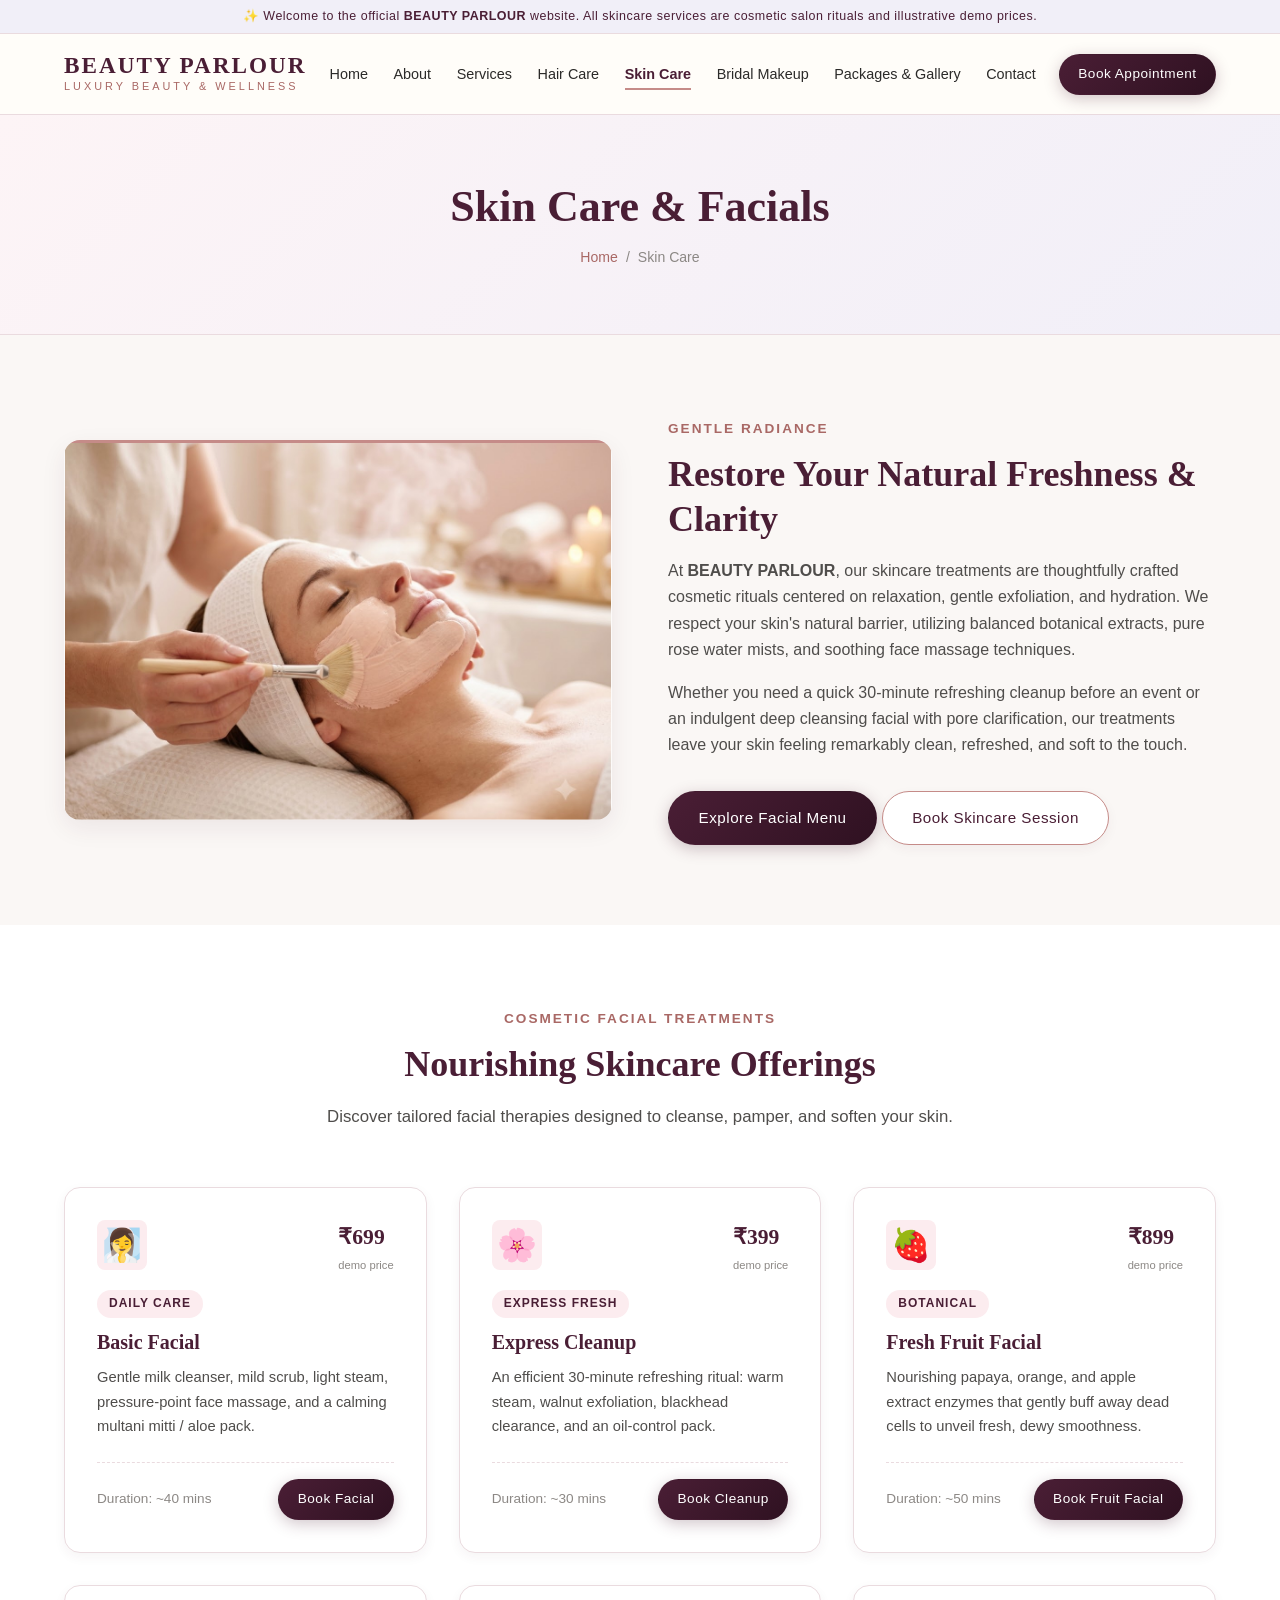
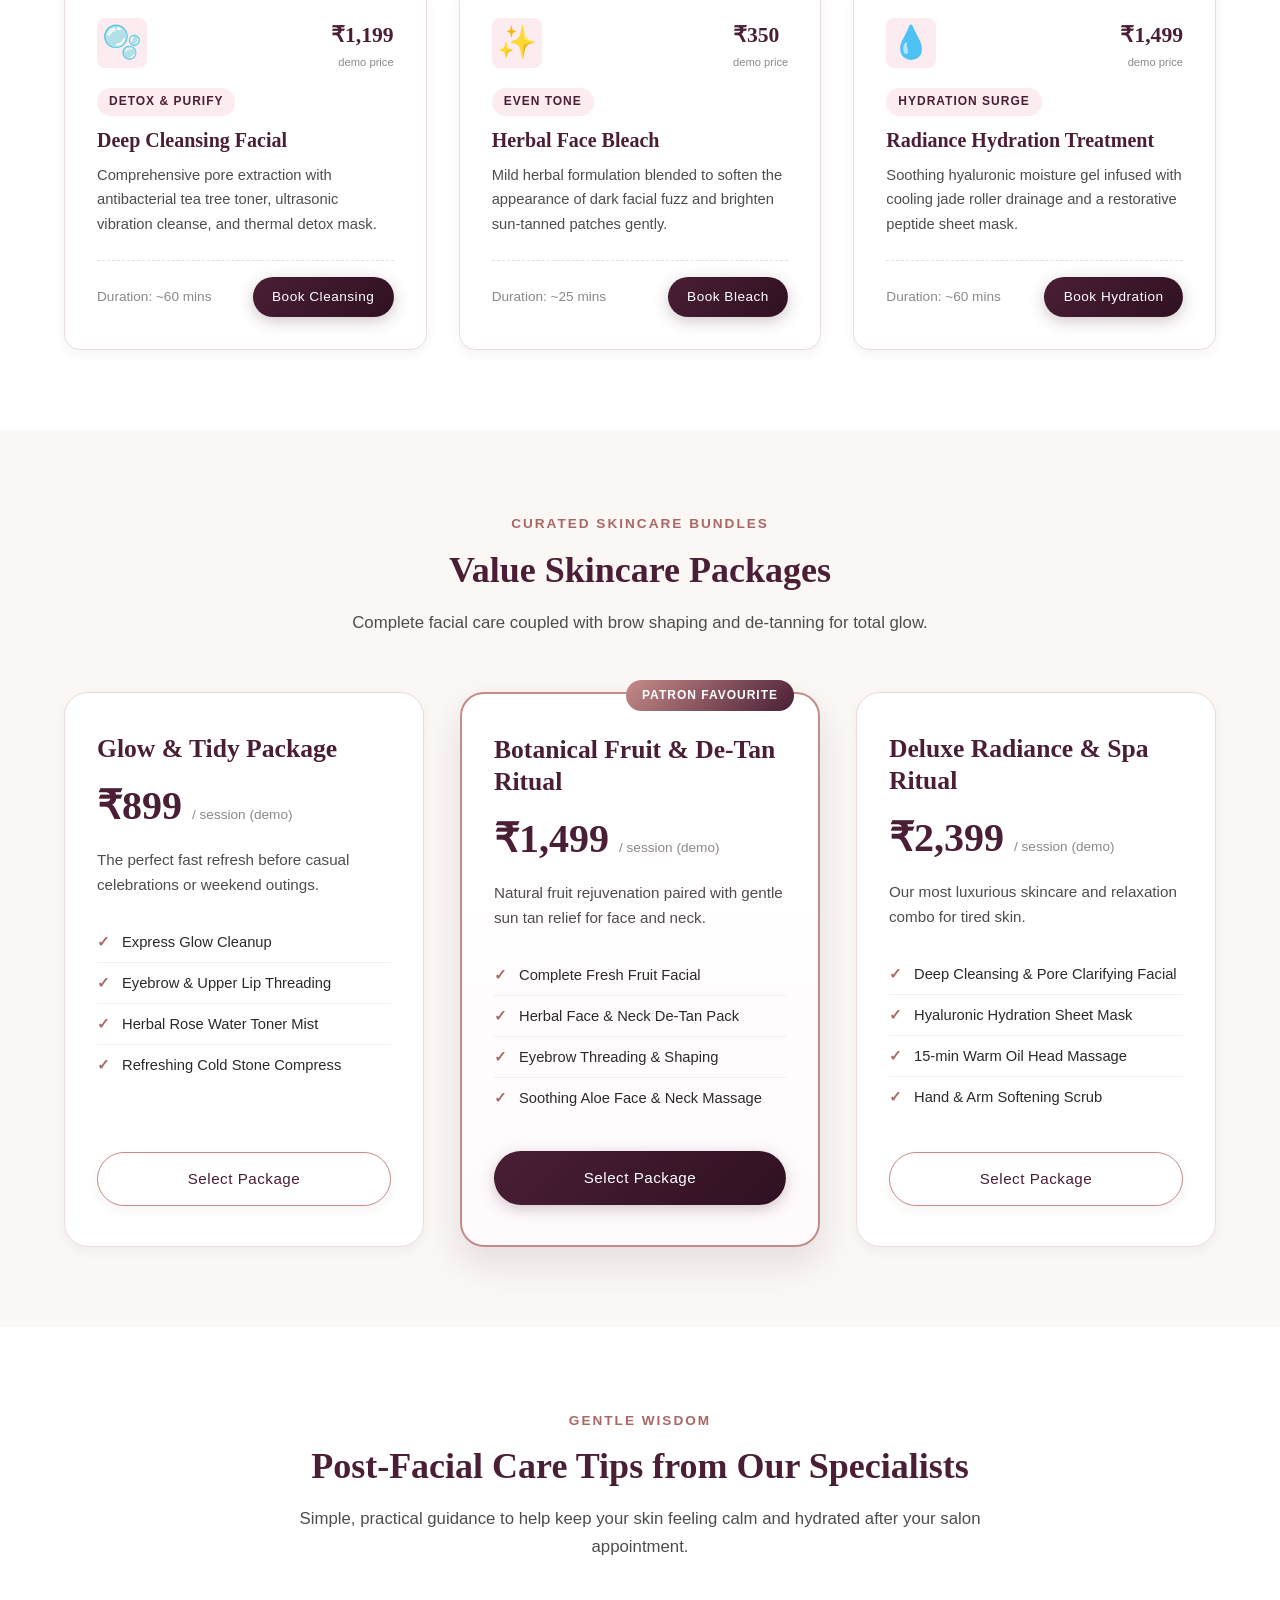
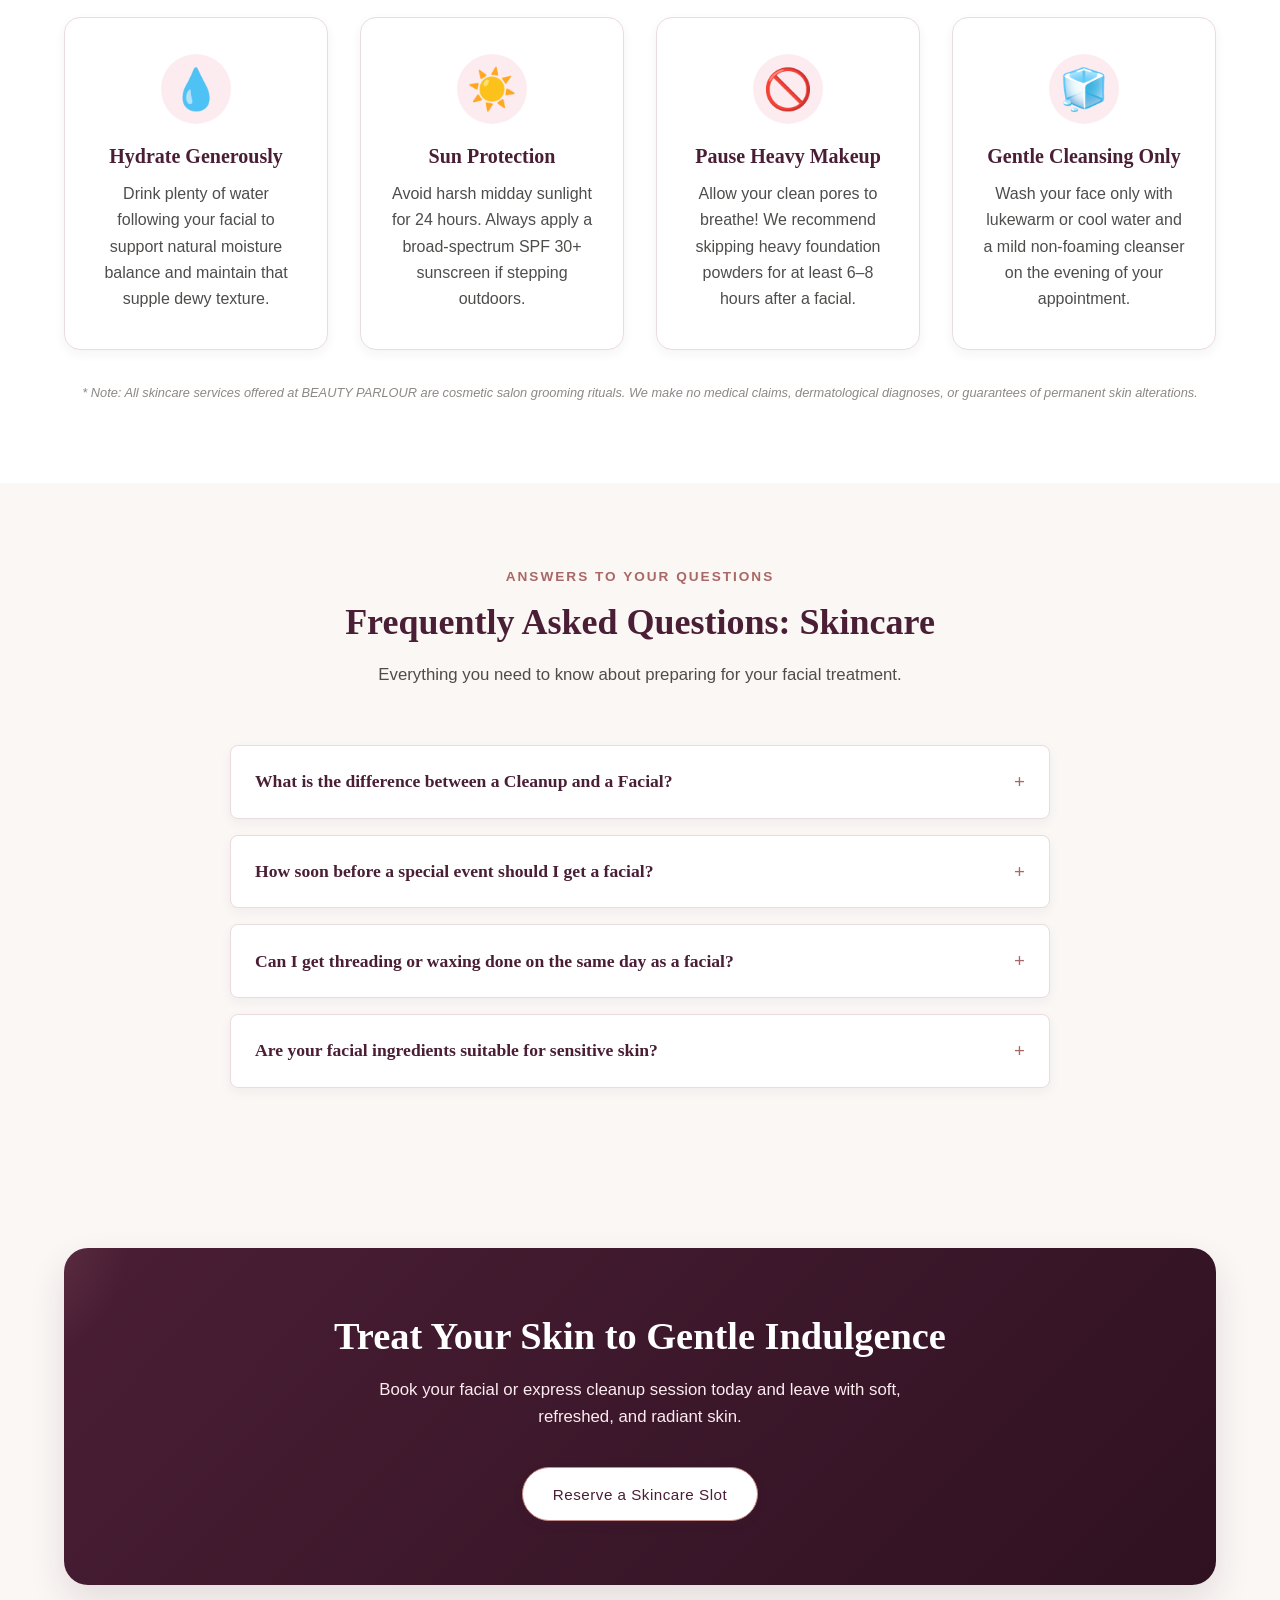
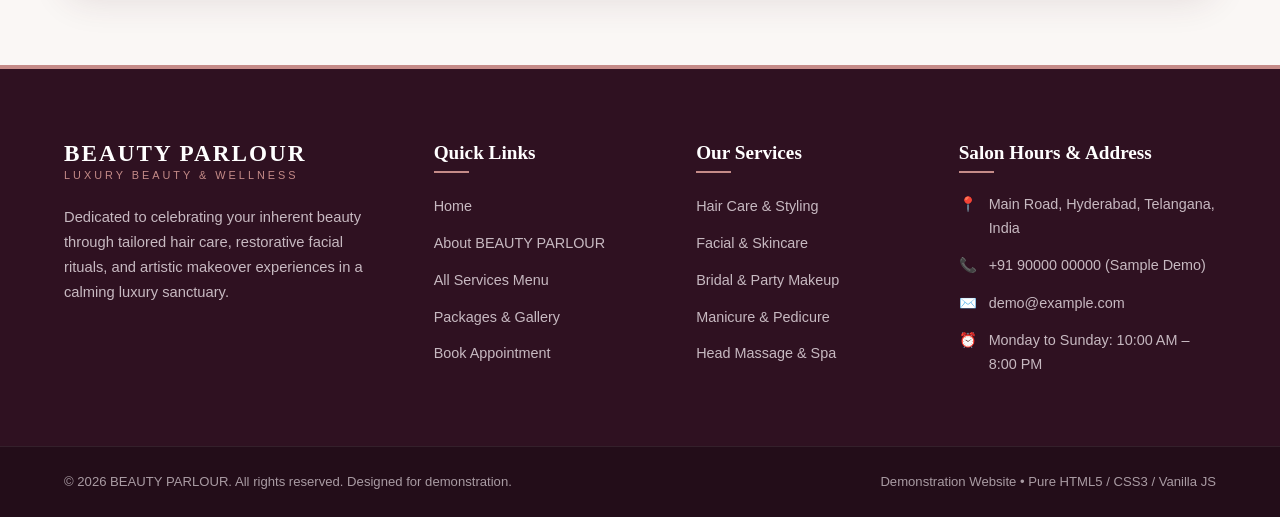
<file: skin-care.html>
<!DOCTYPE html>
<html lang="en">
<head>
  <meta charset="UTF-8">
  <meta name="viewport" content="width=device-width, initial-scale=1.0">
  <title>Skin Care & Facials | BEAUTY PARLOUR</title>
  <meta name="description" content="Discover nourishing facial and skincare rituals at BEAUTY PARLOUR: Fruit facials, deep cleansing, cleanup, herbal face bleach, and gentle hydration in Hyderabad.">
  <link rel="stylesheet" href="css/style.css">
</head>
<body>

  <!-- Demo Notice Banner -->
  <aside class="demo-badge-banner" aria-label="Demo notice">
    ✨ Welcome to the official <strong>BEAUTY PARLOUR</strong> website. All skincare services are cosmetic salon rituals and illustrative demo prices.
  </aside>

  <!-- Site Header & Navigation -->
  <header class="site-header" id="top">
    <div class="container navbar">
      <a href="index.html" class="logo" aria-label="BEAUTY PARLOUR Home">
        <span class="logo-text">BEAUTY PARLOUR</span>
        <span class="logo-subtext">Luxury Beauty & Wellness</span>
      </a>

      <nav aria-label="Primary Navigation">
        <ul class="nav-menu">
          <li><a href="index.html" class="nav-link">Home</a></li>
          <li><a href="about.html" class="nav-link">About</a></li>
          <li><a href="services.html" class="nav-link">Services</a></li>
          <li><a href="hair-care.html" class="nav-link">Hair Care</a></li>
          <li><a href="skin-care.html" class="nav-link active">Skin Care</a></li>
          <li><a href="bridal-makeup.html" class="nav-link">Bridal Makeup</a></li>
          <li><a href="packages-gallery.html" class="nav-link">Packages & Gallery</a></li>
          <li><a href="contact.html" class="nav-link">Contact</a></li>
        </ul>
      </nav>

      <div class="nav-actions">
        <a href="contact.html" class="btn btn-primary btn-sm">Book Appointment</a>
        <button class="nav-toggle" aria-label="Toggle mobile menu" aria-expanded="false">&#9776;</button>
      </div>
    </div>
  </header>

  <main>
    <!-- Page Banner -->
    <section class="page-banner">
      <div class="container">
        <h1 class="page-banner-title">Skin Care & Facials</h1>
        <div class="breadcrumb">
          <a href="index.html">Home</a>
          <span>/</span>
          <span>Skin Care</span>
        </div>
      </div>
    </section>

    <!-- Skincare Hero Intro with beauty-facial-skincare Placeholder -->
    <section class="section-padding">
      <div class="container">
        <div style="display: grid; grid-template-columns: repeat(auto-fit, minmax(320px, 1fr)); gap: 3.5rem; align-items: center;">
          <!-- Placeholder 2: beauty-facial-skincare -->
          <!-- [FUTURE IMAGE REPLACEMENT]: Insert facial skincare image <img src="assets/images/beauty-facial-skincare.jpg" alt="Facial and Skincare Treatment at BEAUTY PARLOUR"> -->
          <div class="placeholder-wrapper">
            <div class="img-placeholder beauty-facial-skincare" role="img" aria-label="Facial treatment and skincare placeholder">
              <span class="placeholder-badge">Placeholder: beauty-facial-skincare</span>
              <span class="placeholder-icon">✨</span>
              <h2 class="placeholder-title">Facial & Skincare</h2>
              <p class="placeholder-subtext">Revitalizing fruit facials, pore cleansing, gentle cleanup & hydrating masks</p>
            </div>
          </div>

          <div>
            <span class="section-subtitle">Gentle Radiance</span>
            <h2 class="section-title">Restore Your Natural Freshness & Clarity</h2>
            <p>
              At <strong>BEAUTY PARLOUR</strong>, our skincare treatments are thoughtfully crafted cosmetic rituals centered on relaxation, gentle exfoliation, and hydration. We respect your skin's natural barrier, utilizing balanced botanical extracts, pure rose water mists, and soothing face massage techniques.
            </p>
            <p>
              Whether you need a quick 30-minute refreshing cleanup before an event or an indulgent deep cleansing facial with pore clarification, our treatments leave your skin feeling remarkably clean, refreshed, and soft to the touch.
            </p>
            <div style="margin-top: 2rem;">
              <a href="#facials-grid" class="btn btn-primary">Explore Facial Menu</a>
              <a href="contact.html" class="btn btn-secondary">Book Skincare Session</a>
            </div>
          </div>
        </div>
      </div>
    </section>

    <!-- Detailed Skincare Services Section -->
    <section class="section-padding" style="background-color: var(--color-white);" id="facials-grid">
      <div class="container">
        <div class="section-header">
          <span class="section-subtitle">Cosmetic Facial Treatments</span>
          <h2 class="section-title">Nourishing Skincare Offerings</h2>
          <p class="section-description">
            Discover tailored facial therapies designed to cleanse, pamper, and soften your skin.
          </p>
        </div>

        <div class="services-grid">
          <!-- 1. Basic Facial -->
          <article class="service-card">
            <div class="service-card-top">
              <span class="service-icon">🧖‍♀️</span>
              <div>
                <span class="service-price">₹699</span>
                <span class="service-price-note">demo price</span>
              </div>
            </div>
            <span class="tag-badge" style="width: fit-content; margin-bottom: 0.75rem;">Daily Care</span>
            <h3 class="service-card-title">Basic Facial</h3>
            <p class="service-card-desc">Gentle milk cleanser, mild scrub, light steam, pressure-point face massage, and a calming multani mitti / aloe pack.</p>
            <div class="service-card-footer">
              <span style="font-size: 0.85rem; color: var(--color-gray-subtle);">Duration: ~40 mins</span>
              <a href="contact.html" class="btn btn-primary btn-sm">Book Facial</a>
            </div>
          </article>

          <!-- 2. Cleanup Services -->
          <article class="service-card">
            <div class="service-card-top">
              <span class="service-icon">🌸</span>
              <div>
                <span class="service-price">₹399</span>
                <span class="service-price-note">demo price</span>
              </div>
            </div>
            <span class="tag-badge" style="width: fit-content; margin-bottom: 0.75rem;">Express Fresh</span>
            <h3 class="service-card-title">Express Cleanup</h3>
            <p class="service-card-desc">An efficient 30-minute refreshing ritual: warm steam, walnut exfoliation, blackhead clearance, and an oil-control pack.</p>
            <div class="service-card-footer">
              <span style="font-size: 0.85rem; color: var(--color-gray-subtle);">Duration: ~30 mins</span>
              <a href="contact.html" class="btn btn-primary btn-sm">Book Cleanup</a>
            </div>
          </article>

          <!-- 3. Fruit Facial -->
          <article class="service-card">
            <div class="service-card-top">
              <span class="service-icon">🍓</span>
              <div>
                <span class="service-price">₹899</span>
                <span class="service-price-note">demo price</span>
              </div>
            </div>
            <span class="tag-badge" style="width: fit-content; margin-bottom: 0.75rem;">Botanical</span>
            <h3 class="service-card-title">Fresh Fruit Facial</h3>
            <p class="service-card-desc">Nourishing papaya, orange, and apple extract enzymes that gently buff away dead cells to unveil fresh, dewy smoothness.</p>
            <div class="service-card-footer">
              <span style="font-size: 0.85rem; color: var(--color-gray-subtle);">Duration: ~50 mins</span>
              <a href="contact.html" class="btn btn-primary btn-sm">Book Fruit Facial</a>
            </div>
          </article>

          <!-- 4. Deep Cleansing Facial -->
          <article class="service-card">
            <div class="service-card-top">
              <span class="service-icon">🫧</span>
              <div>
                <span class="service-price">₹1,199</span>
                <span class="service-price-note">demo price</span>
              </div>
            </div>
            <span class="tag-badge" style="width: fit-content; margin-bottom: 0.75rem;">Detox & Purify</span>
            <h3 class="service-card-title">Deep Cleansing Facial</h3>
            <p class="service-card-desc">Comprehensive pore extraction with antibacterial tea tree toner, ultrasonic vibration cleanse, and thermal detox mask.</p>
            <div class="service-card-footer">
              <span style="font-size: 0.85rem; color: var(--color-gray-subtle);">Duration: ~60 mins</span>
              <a href="contact.html" class="btn btn-primary btn-sm">Book Cleansing</a>
            </div>
          </article>

          <!-- 5. Face Bleach -->
          <article class="service-card">
            <div class="service-card-top">
              <span class="service-icon">✨</span>
              <div>
                <span class="service-price">₹350</span>
                <span class="service-price-note">demo price</span>
              </div>
            </div>
            <span class="tag-badge" style="width: fit-content; margin-bottom: 0.75rem;">Even Tone</span>
            <h3 class="service-card-title">Herbal Face Bleach</h3>
            <p class="service-card-desc">Mild herbal formulation blended to soften the appearance of dark facial fuzz and brighten sun-tanned patches gently.</p>
            <div class="service-card-footer">
              <span style="font-size: 0.85rem; color: var(--color-gray-subtle);">Duration: ~25 mins</span>
              <a href="contact.html" class="btn btn-primary btn-sm">Book Bleach</a>
            </div>
          </article>

          <!-- 6. Skin Care Treatment -->
          <article class="service-card">
            <div class="service-card-top">
              <span class="service-icon">💧</span>
              <div>
                <span class="service-price">₹1,499</span>
                <span class="service-price-note">demo price</span>
              </div>
            </div>
            <span class="tag-badge" style="width: fit-content; margin-bottom: 0.75rem;">Hydration Surge</span>
            <h3 class="service-card-title">Radiance Hydration Treatment</h3>
            <p class="service-card-desc">Soothing hyaluronic moisture gel infused with cooling jade roller drainage and a restorative peptide sheet mask.</p>
            <div class="service-card-footer">
              <span style="font-size: 0.85rem; color: var(--color-gray-subtle);">Duration: ~60 mins</span>
              <a href="contact.html" class="btn btn-primary btn-sm">Book Hydration</a>
            </div>
          </article>
        </div>
      </div>
    </section>

    <!-- Skincare Packages -->
    <section class="section-padding">
      <div class="container">
        <div class="section-header">
          <span class="section-subtitle">Curated Skincare Bundles</span>
          <h2 class="section-title">Value Skincare Packages</h2>
          <p class="section-description">
            Complete facial care coupled with brow shaping and de-tanning for total glow.
          </p>
        </div>

        <div class="packages-grid">
          <div class="package-card">
            <h3 class="package-title">Glow & Tidy Package</h3>
            <div class="package-price">₹899 <span>/ session (demo)</span></div>
            <p class="package-desc">The perfect fast refresh before casual celebrations or weekend outings.</p>
            <ul class="package-features-list">
              <li><span class="check-icon">✓</span> Express Glow Cleanup</li>
              <li><span class="check-icon">✓</span> Eyebrow & Upper Lip Threading</li>
              <li><span class="check-icon">✓</span> Herbal Rose Water Toner Mist</li>
              <li><span class="check-icon">✓</span> Refreshing Cold Stone Compress</li>
            </ul>
            <a href="contact.html" class="btn btn-secondary">Select Package</a>
          </div>

          <div class="package-card featured">
            <span class="package-badge-popular">Patron Favourite</span>
            <h3 class="package-title">Botanical Fruit & De-Tan Ritual</h3>
            <div class="package-price">₹1,499 <span>/ session (demo)</span></div>
            <p class="package-desc">Natural fruit rejuvenation paired with gentle sun tan relief for face and neck.</p>
            <ul class="package-features-list">
              <li><span class="check-icon">✓</span> Complete Fresh Fruit Facial</li>
              <li><span class="check-icon">✓</span> Herbal Face & Neck De-Tan Pack</li>
              <li><span class="check-icon">✓</span> Eyebrow Threading & Shaping</li>
              <li><span class="check-icon">✓</span> Soothing Aloe Face & Neck Massage</li>
            </ul>
            <a href="contact.html" class="btn btn-primary">Select Package</a>
          </div>

          <div class="package-card">
            <h3 class="package-title">Deluxe Radiance & Spa Ritual</h3>
            <div class="package-price">₹2,399 <span>/ session (demo)</span></div>
            <p class="package-desc">Our most luxurious skincare and relaxation combo for tired skin.</p>
            <ul class="package-features-list">
              <li><span class="check-icon">✓</span> Deep Cleansing & Pore Clarifying Facial</li>
              <li><span class="check-icon">✓</span> Hyaluronic Hydration Sheet Mask</li>
              <li><span class="check-icon">✓</span> 15-min Warm Oil Head Massage</li>
              <li><span class="check-icon">✓</span> Hand & Arm Softening Scrub</li>
            </ul>
            <a href="contact.html" class="btn btn-secondary">Select Package</a>
          </div>
        </div>
      </div>
    </section>

    <!-- Skincare Service Information & Care Tips -->
    <section class="section-padding" style="background-color: var(--color-white);">
      <div class="container">
        <div class="section-header">
          <span class="section-subtitle">Gentle Wisdom</span>
          <h2 class="section-title">Post-Facial Care Tips from Our Specialists</h2>
          <p class="section-description">
            Simple, practical guidance to help keep your skin feeling calm and hydrated after your salon appointment.
          </p>
        </div>

        <div style="display: grid; grid-template-columns: repeat(auto-fit, minmax(260px, 1fr)); gap: 2rem;">
          <div class="feature-box">
            <span class="feature-icon-lg">💧</span>
            <h3>Hydrate Generously</h3>
            <p>Drink plenty of water following your facial to support natural moisture balance and maintain that supple dewy texture.</p>
          </div>
          <div class="feature-box">
            <span class="feature-icon-lg">☀️</span>
            <h3>Sun Protection</h3>
            <p>Avoid harsh midday sunlight for 24 hours. Always apply a broad-spectrum SPF 30+ sunscreen if stepping outdoors.</p>
          </div>
          <div class="feature-box">
            <span class="feature-icon-lg">🚫</span>
            <h3>Pause Heavy Makeup</h3>
            <p>Allow your clean pores to breathe! We recommend skipping heavy foundation powders for at least 6–8 hours after a facial.</p>
          </div>
          <div class="feature-box">
            <span class="feature-icon-lg">🧊</span>
            <h3>Gentle Cleansing Only</h3>
            <p>Wash your face only with lukewarm or cool water and a mild non-foaming cleanser on the evening of your appointment.</p>
          </div>
        </div>

        <p class="demo-disclaimer-note" style="margin-top: 2rem;">
          * Note: All skincare services offered at BEAUTY PARLOUR are cosmetic salon grooming rituals. We make no medical claims, dermatological diagnoses, or guarantees of permanent skin alterations.
        </p>
      </div>
    </section>

    <!-- Skincare FAQs -->
    <section class="section-padding" aria-labelledby="skin-faq-heading">
      <div class="container">
        <div class="section-header">
          <span class="section-subtitle">Answers to Your Questions</span>
          <h2 id="skin-faq-heading" class="section-title">Frequently Asked Questions: Skincare</h2>
          <p class="section-description">
            Everything you need to know about preparing for your facial treatment.
          </p>
        </div>

        <div class="faq-container">
          <div class="faq-item">
            <button class="faq-question" aria-expanded="false">
              <span>What is the difference between a Cleanup and a Facial?</span>
              <span class="faq-icon">+</span>
            </button>
            <div class="faq-answer">
              <div class="faq-answer-inner">
                A Cleanup is an express 30-minute procedure focused on cleansing, light steaming, and blackhead removal. A Facial is a comprehensive 50 to 60-minute ritual that includes extended lymphatic face massage, multiple nourishing masks, and deep skin pampering.
              </div>
            </div>
          </div>

          <div class="faq-item">
            <button class="faq-question" aria-expanded="false">
              <span>How soon before a special event should I get a facial?</span>
              <span class="faq-icon">+</span>
            </button>
            <div class="faq-answer">
              <div class="faq-answer-inner">
                We recommend booking your facial 2 to 3 days prior to your big event. This gives any minor redness from extraction time to settle and allows the hydration and healthy glow to peak beautifully.
              </div>
            </div>
          </div>

          <div class="faq-item">
            <button class="faq-question" aria-expanded="false">
              <span>Can I get threading or waxing done on the same day as a facial?</span>
              <span class="faq-icon">+</span>
            </button>
            <div class="faq-answer">
              <div class="faq-answer-inner">
                Yes, our estheticians always perform threading or waxing *before* the facial begins. This ensures that the soothing masks and cool compress applied during the facial immediately calm and soothe any skin sensitivity.
              </div>
            </div>
          </div>

          <div class="faq-item">
            <button class="faq-question" aria-expanded="false">
              <span>Are your facial ingredients suitable for sensitive skin?</span>
              <span class="faq-icon">+</span>
            </button>
            <div class="faq-answer">
              <div class="faq-answer-inner">
                Yes, we feature soothing botanical options like our Fresh Fruit Facial and Aloe Hydration treatment specifically suited for delicate skin. Our therapists will inspect your skin and advise the gentlest match.
              </div>
            </div>
          </div>
        </div>
      </div>
    </section>

    <!-- Appointment CTA -->
    <section class="container" style="margin-top: 4rem; margin-bottom: 5rem;">
      <div class="cta-banner">
        <h2>Treat Your Skin to Gentle Indulgence</h2>
        <p>Book your facial or express cleanup session today and leave with soft, refreshed, and radiant skin.</p>
        <div>
          <a href="contact.html" class="btn btn-secondary">Reserve a Skincare Slot</a>
        </div>
      </div>
    </section>
  </main>

  <!-- Site Footer -->
  <footer class="site-footer">
    <div class="container footer-grid">
      <div class="footer-brand">
        <a href="index.html" class="logo">
          <span class="logo-text">BEAUTY PARLOUR</span>
          <span class="logo-subtext">Luxury Beauty & Wellness</span>
        </a>
        <p>
          Dedicated to celebrating your inherent beauty through tailored hair care, restorative facial rituals, and artistic makeover experiences in a calming luxury sanctuary.
        </p>
      </div>

      <div>
        <h4 class="footer-title">Quick Links</h4>
        <ul class="footer-links">
          <li><a href="index.html">Home</a></li>
          <li><a href="about.html">About BEAUTY PARLOUR</a></li>
          <li><a href="services.html">All Services Menu</a></li>
          <li><a href="packages-gallery.html">Packages & Gallery</a></li>
          <li><a href="contact.html">Book Appointment</a></li>
        </ul>
      </div>

      <div>
        <h4 class="footer-title">Our Services</h4>
        <ul class="footer-links">
          <li><a href="hair-care.html">Hair Care & Styling</a></li>
          <li><a href="skin-care.html">Facial & Skincare</a></li>
          <li><a href="bridal-makeup.html">Bridal & Party Makeup</a></li>
          <li><a href="services.html#nail-care">Manicure & Pedicure</a></li>
          <li><a href="services.html#spa-care">Head Massage & Spa</a></li>
        </ul>
      </div>

      <div>
        <h4 class="footer-title">Salon Hours & Address</h4>
        <ul class="footer-contact-info">
          <li>
            <span class="icon">📍</span>
            <span>Main Road, Hyderabad, Telangana, India</span>
          </li>
          <li>
            <span class="icon">📞</span>
            <span>+91 90000 00000 (Sample Demo)</span>
          </li>
          <li>
            <span class="icon">✉️</span>
            <span>demo@example.com</span>
          </li>
          <li>
            <span class="icon">⏰</span>
            <span>Monday to Sunday: 10:00 AM – 8:00 PM</span>
          </li>
        </ul>
      </div>
    </div>

    <div class="footer-bottom">
      <div class="container footer-bottom-inner">
        <div>
          &copy; 2026 BEAUTY PARLOUR. All rights reserved. Designed for demonstration.
        </div>
        <div>
          <span>Demonstration Website • Pure HTML5 / CSS3 / Vanilla JS</span>
        </div>
      </div>
    </div>
  </footer>

  <!-- Back to Top Button -->
  <button class="back-to-top" aria-label="Back to top of page">↑</button>

  <script src="js/script.js"></script>
</body>
</html>
</file>
<file: css/style.css>
/* ==========================================================================
   BEAUTY PARLOUR - Premium Multi-Page Styling
   Palette: Blush Pink, Rose Gold, Soft Lavender, Warm Ivory, Champagne Beige, 
            Cream White, Deep Plum, Charcoal Black
   Pure CSS3, Mobile-First, Accessible, Responsive
   ========================================================================== */

/* --------------------------------------------------------------------------
   1. CSS Custom Properties / Variables
   -------------------------------------------------------------------------- */
:root {
  /* Brand Color Palette */
  --color-cream: #FAF7F5;
  --color-ivory: #FFFDF9;
  --color-blush: #FCECEF;
  --color-blush-light: #FDF4F6;
  --color-blush-dark: #E8B4C0;
  --color-rose-gold: #C58B88;
  --color-rose-gold-dark: #A96865;
  --color-champagne: #F5EFEB;
  --color-lavender-soft: #F1EFF8;
  --color-lavender-accent: #9D93B8;
  --color-plum-deep: #4A1E35;
  --color-plum-dark: #2F1121;
  --color-charcoal: #2B2A29;
  --color-charcoal-light: #4F4D4B;
  --color-gray-subtle: #8C8885;
  --color-gray-border: #EADBDF;
  --color-white: #FFFFFF;
  --color-success: #2E7D32;
  --color-danger: #C62828;

  /* Typography */
  --font-heading: 'Playfair Display', Didot, 'Bodoni MT', Georgia, 'Times New Roman', serif;
  --font-body: 'Poppins', -apple-system, BlinkMacSystemFont, 'Segoe UI', Roboto, Helvetica, Arial, sans-serif;

  /* Elevation & Shadows */
  --shadow-sm: 0 4px 12px rgba(74, 30, 53, 0.05);
  --shadow-md: 0 8px 24px rgba(74, 30, 53, 0.08);
  --shadow-lg: 0 16px 36px rgba(74, 30, 53, 0.12);
  --shadow-hover: 0 12px 28px rgba(197, 139, 136, 0.25);

  /* Transitions */
  --transition-fast: 0.2s ease;
  --transition-normal: 0.3s cubic-bezier(0.25, 0.8, 0.25, 1);
  --transition-smooth: 0.4s ease-out;

  /* Border Radius */
  --radius-sm: 8px;
  --radius-md: 16px;
  --radius-lg: 24px;
  --radius-pill: 9999px;

  /* Layout */
  --container-max: 1200px;
  --header-height: 80px;
}

/* --------------------------------------------------------------------------
   2. Reset & Base Styles
   -------------------------------------------------------------------------- */
*, *::before, *::after {
  box-sizing: border-box;
  margin: 0;
  padding: 0;
}

html {
  scroll-behavior: smooth;
  font-size: 16px;
  -webkit-text-size-adjust: 100%;
}

body {
  font-family: var(--font-body);
  color: var(--color-charcoal);
  background-color: var(--color-cream);
  line-height: 1.65;
  font-weight: 400;
  overflow-x: hidden;
  min-height: 100vh;
  display: flex;
  flex-direction: column;
}

img {
  max-width: 100%;
  height: auto;
  display: block;
}

a {
  color: inherit;
  text-decoration: none;
  transition: color var(--transition-fast);
}

button, input, select, textarea {
  font: inherit;
  color: inherit;
}

button {
  background: none;
  border: none;
  cursor: pointer;
}

ul, ol {
  list-style: none;
}

h1, h2, h3, h4, h5, h6 {
  font-family: var(--font-heading);
  color: var(--color-plum-deep);
  line-height: 1.25;
  font-weight: 600;
}

p {
  margin-bottom: 1rem;
  color: var(--color-charcoal-light);
}

p:last-child {
  margin-bottom: 0;
}

/* --------------------------------------------------------------------------
   3. Accessible Utilities & Container
   -------------------------------------------------------------------------- */
.container {
  width: 100%;
  max-width: var(--container-max);
  margin-left: auto;
  margin-right: auto;
  padding-left: 1.5rem;
  padding-right: 1.5rem;
}

.sr-only {
  position: absolute;
  width: 1px;
  height: 1px;
  padding: 0;
  margin: -1px;
  overflow: hidden;
  clip: rect(0, 0, 0, 0);
  white-space: nowrap;
  border-width: 0;
}

.text-center { text-align: center; }
.text-left { text-align: left; }
.text-right { text-align: right; }

.section-padding {
  padding-top: 5rem;
  padding-bottom: 5rem;
}

.section-header {
  text-align: center;
  max-width: 720px;
  margin: 0 auto 3.5rem auto;
}

.section-subtitle {
  display: inline-block;
  text-transform: uppercase;
  letter-spacing: 2px;
  font-size: 0.85rem;
  font-weight: 600;
  color: var(--color-rose-gold-dark);
  margin-bottom: 0.75rem;
  position: relative;
}

.section-title {
  font-size: 2.25rem;
  margin-bottom: 1rem;
}

.section-description {
  font-size: 1.05rem;
  color: var(--color-charcoal-light);
}

.demo-badge-banner {
  background: var(--color-lavender-soft);
  color: var(--color-plum-deep);
  font-size: 0.78rem;
  text-align: center;
  padding: 0.4rem 1rem;
  border-bottom: 1px solid var(--color-gray-border);
  letter-spacing: 0.5px;
}

/* --------------------------------------------------------------------------
   4. Buttons & Badges
   -------------------------------------------------------------------------- */
.btn {
  display: inline-flex;
  align-items: center;
  justify-content: center;
  gap: 0.5rem;
  padding: 0.85rem 1.85rem;
  font-size: 0.95rem;
  font-weight: 500;
  letter-spacing: 0.5px;
  border-radius: var(--radius-pill);
  transition: all var(--transition-normal);
  text-align: center;
  cursor: pointer;
  white-space: nowrap;
}

.btn-primary {
  background: linear-gradient(135deg, var(--color-plum-deep), var(--color-plum-dark));
  color: var(--color-white);
  box-shadow: 0 4px 15px rgba(74, 30, 53, 0.25);
  border: 1px solid transparent;
}

.btn-primary:hover, .btn-primary:focus-visible {
  background: linear-gradient(135deg, var(--color-rose-gold-dark), var(--color-plum-deep));
  transform: translateY(-2px);
  box-shadow: var(--shadow-hover);
  color: var(--color-white);
}

.btn-secondary {
  background-color: var(--color-white);
  color: var(--color-plum-deep);
  border: 1px solid var(--color-rose-gold);
  box-shadow: var(--shadow-sm);
}

.btn-secondary:hover, .btn-secondary:focus-visible {
  background-color: var(--color-blush);
  border-color: var(--color-plum-deep);
  transform: translateY(-2px);
  color: var(--color-plum-deep);
}

.btn-sm {
  padding: 0.5rem 1.15rem;
  font-size: 0.85rem;
}

.tag-badge {
  display: inline-block;
  padding: 0.25rem 0.75rem;
  background-color: var(--color-blush);
  color: var(--color-plum-deep);
  font-size: 0.75rem;
  font-weight: 600;
  border-radius: var(--radius-pill);
  text-transform: uppercase;
  letter-spacing: 1px;
}

/* --------------------------------------------------------------------------
   5. Reusable CSS Image Placeholders (Strictly 8 Unique Types)
   -------------------------------------------------------------------------- */
.placeholder-wrapper {
  position: relative;
  width: 100%;
  border-radius: var(--radius-md);
  overflow: hidden;
  box-shadow: var(--shadow-md);
  transition: transform var(--transition-normal), box-shadow var(--transition-normal);
}

.placeholder-wrapper:hover {
  transform: translateY(-3px);
  box-shadow: var(--shadow-lg);
}

.img-placeholder {
  position: relative;
  width: 100%;
  min-height: 280px;
  display: flex;
  flex-direction: column;
  align-items: center;
  justify-content: center;
  padding: 2rem 1.5rem;
  text-align: center;
  background-size: cover;
  background-position: center;
  border: 1px solid rgba(255, 255, 255, 0.4);
}

/* Hide placeholder text/badge overlays now that real images are in place */
.img-placeholder .placeholder-badge,
.img-placeholder .placeholder-icon,
.img-placeholder .placeholder-title,
.img-placeholder .placeholder-subtext {
  display: none !important;
}

/* The 8 Specific Image Styles (Clean, No Dark Overlays) */
/* 1. beauty-parlour-hero */
.beauty-parlour-hero {
  min-height: 480px;
  background: url('../assets/images/beauty-parlour-hero.jpg') center/cover no-repeat;
  border: 1px solid rgba(197, 139, 136, 0.3);
}

/* 2. beauty-facial-skincare */
.beauty-facial-skincare {
  min-height: 380px;
  background: url('../assets/images/beauty-facial-skincare.jpg') center/cover no-repeat;
  border-top: 3px solid var(--color-rose-gold);
}

/* 3. beauty-hair-styling */
.beauty-hair-styling {
  min-height: 380px;
  background: url('../assets/images/beauty-hair-styling.jpg') center/cover no-repeat;
  border-top: 3px solid var(--color-lavender-accent);
}

/* 4. beauty-bridal-makeup */
.beauty-bridal-makeup {
  min-height: 380px;
  background: url('../assets/images/beauty-bridal-makeup.jpg') center/cover no-repeat;
  border-top: 3px solid var(--color-rose-gold-dark);
}

/* 5. beauty-manicure-pedicure */
.beauty-manicure-pedicure {
  min-height: 340px;
  background: url('../assets/images/beauty-manicure-pedicure.jpg') center/cover no-repeat;
  border-top: 3px solid #B88FB9;
}

/* 6. beauty-waxing-threading */
.beauty-waxing-threading {
  min-height: 340px;
  background: url('../assets/images/beauty-waxing-threading.jpg') center/cover no-repeat;
  border-top: 3px solid #CCA677;
}

/* 7. beauty-spa-massage */
.beauty-spa-massage {
  min-height: 340px;
  background: url('../assets/images/beauty-spa-massage.jpg') center/cover no-repeat;
  border-top: 3px solid #7BA696;
}

/* 8. beauty-parlour-interior */
.beauty-parlour-interior {
  min-height: 420px;
  background: url('../assets/images/beauty-parlour-interior.jpg') center/cover no-repeat;
  border: 1px solid rgba(197, 139, 136, 0.3);
}

/* --------------------------------------------------------------------------
   6. Navigation & Header
   -------------------------------------------------------------------------- */
.site-header {
  position: sticky;
  top: 0;
  left: 0;
  width: 100%;
  background-color: rgba(255, 253, 249, 0.94);
  backdrop-filter: blur(12px);
  -webkit-backdrop-filter: blur(12px);
  z-index: 1000;
  transition: all var(--transition-normal);
  border-bottom: 1px solid var(--color-gray-border);
}

.site-header.scrolled {
  background-color: rgba(255, 255, 255, 0.98);
  box-shadow: var(--shadow-sm);
  padding: 0.25rem 0;
}

.navbar {
  display: flex;
  align-items: center;
  justify-content: space-between;
  height: var(--header-height);
}

.logo {
  display: flex;
  flex-direction: column;
  text-decoration: none;
}

.logo-text {
  font-family: var(--font-heading);
  font-size: 1.45rem;
  font-weight: 700;
  letter-spacing: 2px;
  color: var(--color-plum-deep);
  text-transform: uppercase;
  line-height: 1.1;
}

.logo-subtext {
  font-size: 0.68rem;
  letter-spacing: 3px;
  color: var(--color-rose-gold-dark);
  text-transform: uppercase;
  font-weight: 500;
}

.nav-menu {
  display: flex;
  align-items: center;
  gap: 1.6rem;
}

.nav-link {
  font-size: 0.9rem;
  font-weight: 500;
  color: var(--color-charcoal);
  padding: 0.5rem 0;
  position: relative;
  transition: color var(--transition-fast);
}

.nav-link::after {
  content: '';
  position: absolute;
  bottom: 0;
  left: 0;
  width: 0;
  height: 2px;
  background-color: var(--color-rose-gold);
  transition: width var(--transition-normal);
}

.nav-link:hover, .nav-link:focus-visible {
  color: var(--color-plum-deep);
}

.nav-link:hover::after, .nav-link.active::after {
  width: 100%;
}

.nav-link.active {
  color: var(--color-plum-deep);
  font-weight: 600;
}

.nav-actions {
  display: flex;
  align-items: center;
  gap: 1rem;
}

.nav-toggle {
  display: none;
  background: none;
  border: none;
  font-size: 1.6rem;
  color: var(--color-plum-deep);
  cursor: pointer;
  padding: 0.5rem;
  border-radius: var(--radius-sm);
}

/* --------------------------------------------------------------------------
   7. Hero Sections
   -------------------------------------------------------------------------- */
.hero-section {
  position: relative;
  background: radial-gradient(circle at 10% 20%, rgba(252, 236, 239, 0.7) 0%, rgba(255, 253, 249, 1) 80%);
  padding: 4.5rem 0 5.5rem 0;
  overflow: hidden;
}

.hero-grid {
  display: grid;
  grid-template-columns: 1.15fr 0.85fr;
  align-items: center;
  gap: 3.5rem;
}

.hero-content {
  max-width: 620px;
}

.hero-tagline {
  display: inline-flex;
  align-items: center;
  gap: 0.5rem;
  background: var(--color-blush);
  color: var(--color-plum-deep);
  padding: 0.35rem 1rem;
  border-radius: var(--radius-pill);
  font-size: 0.85rem;
  font-weight: 600;
  margin-bottom: 1.25rem;
  border: 1px solid rgba(197, 139, 136, 0.3);
}

.hero-title {
  font-size: 3.25rem;
  line-height: 1.15;
  margin-bottom: 1.25rem;
  color: var(--color-plum-deep);
}

.hero-title span {
  color: var(--color-rose-gold-dark);
  font-style: italic;
}

.hero-description {
  font-size: 1.12rem;
  color: var(--color-charcoal-light);
  margin-bottom: 2.25rem;
  line-height: 1.7;
}

.hero-actions {
  display: flex;
  flex-wrap: wrap;
  gap: 1.25rem;
  margin-bottom: 2.5rem;
}

.hero-features {
  display: flex;
  align-items: center;
  gap: 2rem;
  border-top: 1px solid var(--color-gray-border);
  padding-top: 1.5rem;
}

.hero-feature-item {
  display: flex;
  align-items: center;
  gap: 0.6rem;
  font-size: 0.88rem;
  font-weight: 500;
  color: var(--color-charcoal);
}

.hero-feature-icon {
  color: var(--color-rose-gold-dark);
  font-size: 1.1rem;
}

/* Inner Page Banners */
.page-banner {
  background: linear-gradient(135deg, var(--color-blush-light) 0%, var(--color-lavender-soft) 100%);
  padding: 4rem 0;
  text-align: center;
  border-bottom: 1px solid var(--color-gray-border);
  position: relative;
}

.page-banner-title {
  font-size: 2.75rem;
  color: var(--color-plum-deep);
  margin-bottom: 0.75rem;
}

.breadcrumb {
  display: flex;
  justify-content: center;
  gap: 0.5rem;
  font-size: 0.88rem;
  color: var(--color-gray-subtle);
}

.breadcrumb a {
  color: var(--color-rose-gold-dark);
  font-weight: 500;
}

.breadcrumb a:hover {
  text-decoration: underline;
}

/* --------------------------------------------------------------------------
   8. Cards, Grids & Services
   -------------------------------------------------------------------------- */
.services-grid {
  display: grid;
  grid-template-columns: repeat(auto-fill, minmax(320px, 1fr));
  gap: 2rem;
}

.service-card {
  background: var(--color-white);
  border-radius: var(--radius-md);
  padding: 2rem;
  border: 1px solid var(--color-gray-border);
  box-shadow: var(--shadow-sm);
  transition: all var(--transition-normal);
  display: flex;
  flex-direction: column;
  position: relative;
  overflow: hidden;
}

.service-card:hover {
  transform: translateY(-5px);
  box-shadow: var(--shadow-lg);
  border-color: var(--color-blush-dark);
}

.service-card-top {
  display: flex;
  justify-content: space-between;
  align-items: flex-start;
  margin-bottom: 1rem;
}

.service-icon {
  font-size: 2rem;
  background: var(--color-blush);
  width: 50px;
  height: 50px;
  display: flex;
  align-items: center;
  justify-content: center;
  border-radius: var(--radius-sm);
  color: var(--color-plum-deep);
}

.service-price {
  font-family: var(--font-heading);
  font-size: 1.35rem;
  font-weight: 700;
  color: var(--color-plum-deep);
}

.service-price-note {
  font-size: 0.7rem;
  font-family: var(--font-body);
  font-weight: 400;
  color: var(--color-gray-subtle);
  display: block;
  text-align: right;
}

.service-card-title {
  font-size: 1.25rem;
  margin-bottom: 0.65rem;
  color: var(--color-plum-deep);
}

.service-card-desc {
  font-size: 0.92rem;
  color: var(--color-charcoal-light);
  margin-bottom: 1.5rem;
  flex-grow: 1;
}

.service-card-footer {
  display: flex;
  align-items: center;
  justify-content: space-between;
  padding-top: 1rem;
  border-top: 1px dashed var(--color-gray-border);
}

/* Service Category Filter */
.filter-tabs {
  display: flex;
  flex-wrap: wrap;
  justify-content: center;
  gap: 0.75rem;
  margin-bottom: 3rem;
}

.filter-btn {
  padding: 0.6rem 1.4rem;
  border-radius: var(--radius-pill);
  font-size: 0.9rem;
  font-weight: 500;
  background: var(--color-white);
  border: 1px solid var(--color-gray-border);
  color: var(--color-charcoal);
  cursor: pointer;
  transition: all var(--transition-fast);
}

.filter-btn:hover, .filter-btn.active {
  background: var(--color-plum-deep);
  color: var(--color-white);
  border-color: var(--color-plum-deep);
}

/* --------------------------------------------------------------------------
   9. Features / Why Choose Us & Philosophy
   -------------------------------------------------------------------------- */
.feature-box {
  background: var(--color-white);
  padding: 2.25rem 1.75rem;
  border-radius: var(--radius-md);
  box-shadow: var(--shadow-sm);
  border: 1px solid var(--color-gray-border);
  text-align: center;
  transition: transform var(--transition-normal);
}

.feature-box:hover {
  transform: translateY(-4px);
  box-shadow: var(--shadow-md);
}

.feature-icon-lg {
  font-size: 2.5rem;
  margin-bottom: 1.25rem;
  display: inline-block;
  background: var(--color-blush);
  width: 70px;
  height: 70px;
  line-height: 70px;
  border-radius: 50%;
  color: var(--color-plum-deep);
}

.feature-box h3 {
  font-size: 1.25rem;
  margin-bottom: 0.75rem;
}

/* --------------------------------------------------------------------------
   10. Packages & Pricing Cards
   -------------------------------------------------------------------------- */
.packages-grid {
  display: grid;
  grid-template-columns: repeat(auto-fill, minmax(340px, 1fr));
  gap: 2.25rem;
}

.package-card {
  background: var(--color-white);
  border-radius: var(--radius-lg);
  padding: 2.5rem 2rem;
  border: 1px solid var(--color-gray-border);
  box-shadow: var(--shadow-sm);
  display: flex;
  flex-direction: column;
  position: relative;
  transition: all var(--transition-normal);
}

.package-card.featured {
  border: 2px solid var(--color-rose-gold);
  box-shadow: var(--shadow-lg);
  background: linear-gradient(180deg, #FFFFFF 0%, #FFFBFD 100%);
}

.package-card:hover {
  transform: translateY(-6px);
  box-shadow: var(--shadow-hover);
}

.package-badge-popular {
  position: absolute;
  top: -14px;
  right: 24px;
  background: linear-gradient(135deg, var(--color-rose-gold), var(--color-plum-deep));
  color: var(--color-white);
  font-size: 0.75rem;
  font-weight: 600;
  text-transform: uppercase;
  letter-spacing: 1px;
  padding: 0.35rem 1rem;
  border-radius: var(--radius-pill);
}

.package-title {
  font-size: 1.6rem;
  margin-bottom: 0.5rem;
}

.package-price {
  font-family: var(--font-heading);
  font-size: 2.5rem;
  font-weight: 700;
  color: var(--color-plum-deep);
  margin-bottom: 0.5rem;
}

.package-price span {
  font-size: 0.85rem;
  font-family: var(--font-body);
  font-weight: 400;
  color: var(--color-gray-subtle);
}

.package-desc {
  font-size: 0.95rem;
  color: var(--color-charcoal-light);
  margin-bottom: 1.5rem;
}

.package-features-list {
  margin-bottom: 2rem;
  flex-grow: 1;
}

.package-features-list li {
  padding: 0.5rem 0;
  display: flex;
  align-items: center;
  gap: 0.75rem;
  font-size: 0.92rem;
  color: var(--color-charcoal);
  border-bottom: 1px solid rgba(234, 219, 223, 0.5);
}

.package-features-list li:last-child {
  border-bottom: none;
}

.package-features-list li span.check-icon {
  color: var(--color-rose-gold-dark);
  font-weight: 700;
}

/* --------------------------------------------------------------------------
   11. Testimonials (Illustrative Demo)
   -------------------------------------------------------------------------- */
.testimonial-card {
  background: var(--color-white);
  border-radius: var(--radius-md);
  padding: 2.25rem 2rem;
  box-shadow: var(--shadow-sm);
  border: 1px solid var(--color-gray-border);
  position: relative;
  display: flex;
  flex-direction: column;
}

.testimonial-stars {
  color: #E5A93B;
  font-size: 1.1rem;
  margin-bottom: 1rem;
}

.testimonial-quote {
  font-style: italic;
  font-size: 0.98rem;
  color: var(--color-charcoal-light);
  margin-bottom: 1.5rem;
  flex-grow: 1;
}

.testimonial-author {
  display: flex;
  align-items: center;
  gap: 0.85rem;
}

.testimonial-avatar {
  width: 48px;
  height: 48px;
  border-radius: 50%;
  background: var(--color-blush);
  color: var(--color-plum-deep);
  display: flex;
  align-items: center;
  justify-content: center;
  font-weight: 600;
  font-family: var(--font-heading);
}

.testimonial-meta h4 {
  font-size: 1rem;
  margin-bottom: 0.15rem;
}

.testimonial-meta span {
  font-size: 0.78rem;
  color: var(--color-gray-subtle);
}

.demo-disclaimer-note {
  font-size: 0.8rem;
  color: var(--color-gray-subtle);
  text-align: center;
  margin-top: 1.5rem;
  font-style: italic;
}

/* --------------------------------------------------------------------------
   12. FAQ Accordion
   -------------------------------------------------------------------------- */
.faq-container {
  max-width: 820px;
  margin: 0 auto;
}

.faq-item {
  background: var(--color-white);
  border-radius: var(--radius-sm);
  margin-bottom: 1rem;
  border: 1px solid var(--color-gray-border);
  overflow: hidden;
  box-shadow: var(--shadow-sm);
  transition: border-color var(--transition-fast);
}

.faq-item.active {
  border-color: var(--color-rose-gold);
}

.faq-question {
  width: 100%;
  text-align: left;
  padding: 1.25rem 1.5rem;
  display: flex;
  justify-content: space-between;
  align-items: center;
  font-family: var(--font-heading);
  font-size: 1.1rem;
  font-weight: 600;
  color: var(--color-plum-deep);
  cursor: pointer;
  background: none;
  border: none;
}

.faq-icon {
  font-size: 1.2rem;
  transition: transform var(--transition-normal);
  color: var(--color-rose-gold-dark);
}

.faq-item.active .faq-icon {
  transform: rotate(45deg);
}

.faq-answer {
  max-height: 0;
  overflow: hidden;
  transition: max-height var(--transition-smooth);
  background: var(--color-blush-light);
}

.faq-answer-inner {
  padding: 1.25rem 1.5rem;
  color: var(--color-charcoal-light);
  font-size: 0.95rem;
  line-height: 1.6;
}

/* --------------------------------------------------------------------------
   13. Forms (Appointment & Makeup Enquiry)
   -------------------------------------------------------------------------- */
.form-container {
  background: var(--color-white);
  border-radius: var(--radius-lg);
  padding: 3rem 2.5rem;
  box-shadow: var(--shadow-md);
  border: 1px solid var(--color-gray-border);
}

.form-grid {
  display: grid;
  grid-template-columns: 1fr 1fr;
  gap: 1.5rem;
}

.form-group-full {
  grid-column: 1 / -1;
}

.form-group {
  display: flex;
  flex-direction: column;
  gap: 0.45rem;
}

.form-label {
  font-size: 0.88rem;
  font-weight: 600;
  color: var(--color-plum-deep);
}

.form-label .required {
  color: var(--color-rose-gold-dark);
}

.form-control {
  width: 100%;
  padding: 0.85rem 1.15rem;
  border: 1.5px solid var(--color-gray-border);
  border-radius: var(--radius-sm);
  background-color: var(--color-cream);
  font-size: 0.95rem;
  transition: border-color var(--transition-fast), box-shadow var(--transition-fast);
}

.form-control:focus {
  outline: none;
  border-color: var(--color-plum-deep);
  background-color: var(--color-white);
  box-shadow: 0 0 0 3px rgba(74, 30, 53, 0.1);
}

.form-control.is-invalid {
  border-color: var(--color-danger);
  background-color: #FFF5F5;
}

.form-error-msg {
  font-size: 0.78rem;
  color: var(--color-danger);
  display: none;
}

.form-control.is-invalid + .form-error-msg {
  display: block;
}

.form-alert {
  padding: 1rem 1.25rem;
  border-radius: var(--radius-sm);
  margin-bottom: 1.5rem;
  display: none;
  font-size: 0.92rem;
}

.form-alert.success {
  background-color: #E8F5E9;
  border: 1px solid #A5D6A7;
  color: var(--color-success);
}

.form-alert.warning {
  background-color: #FFF8E1;
  border: 1px solid #FFE082;
  color: #8D6E63;
}

/* --------------------------------------------------------------------------
   14. Special Offers & Gallery
   -------------------------------------------------------------------------- */
.offers-grid {
  display: grid;
  grid-template-columns: repeat(auto-fit, minmax(280px, 1fr));
  gap: 2rem;
}

.offer-card {
  background: linear-gradient(135deg, var(--color-blush-light) 0%, var(--color-white) 100%);
  border-radius: var(--radius-md);
  padding: 2rem;
  border: 1px dashed var(--color-rose-gold);
  box-shadow: var(--shadow-sm);
  position: relative;
  overflow: hidden;
}

.offer-badge {
  display: inline-block;
  background: var(--color-rose-gold-dark);
  color: var(--color-white);
  font-size: 0.75rem;
  font-weight: 600;
  padding: 0.25rem 0.75rem;
  border-radius: var(--radius-pill);
  margin-bottom: 1rem;
}

.offer-card h3 {
  font-size: 1.35rem;
  margin-bottom: 0.5rem;
}

.gallery-grid {
  display: grid;
  grid-template-columns: repeat(auto-fit, minmax(270px, 1fr));
  gap: 1.75rem;
}

.gallery-item {
  cursor: pointer;
  border-radius: var(--radius-md);
  overflow: hidden;
}

/* Lightbox Modal */
.lightbox-modal {
  position: fixed;
  inset: 0;
  background-color: rgba(47, 17, 33, 0.85);
  backdrop-filter: blur(8px);
  z-index: 2000;
  display: flex;
  align-items: center;
  justify-content: center;
  padding: 1.5rem;
  opacity: 0;
  pointer-events: none;
  transition: opacity var(--transition-normal);
}

.lightbox-modal.active {
  opacity: 1;
  pointer-events: auto;
}

.lightbox-content {
  background: var(--color-white);
  max-width: 650px;
  width: 100%;
  border-radius: var(--radius-md);
  overflow: hidden;
  box-shadow: var(--shadow-lg);
  position: relative;
  animation: zoomIn 0.3s ease;
}

@keyframes zoomIn {
  from { transform: scale(0.9); opacity: 0; }
  to { transform: scale(1); opacity: 1; }
}

.lightbox-close {
  position: absolute;
  top: 1rem;
  right: 1rem;
  background: var(--color-white);
  border-radius: 50%;
  width: 36px;
  height: 36px;
  display: flex;
  align-items: center;
  justify-content: center;
  font-size: 1.4rem;
  color: var(--color-plum-deep);
  cursor: pointer;
  z-index: 10;
  box-shadow: var(--shadow-sm);
}

.lightbox-body {
  padding: 2rem;
}

/* --------------------------------------------------------------------------
   15. Timeline & Process (Bridal/Services)
   -------------------------------------------------------------------------- */
.timeline {
  position: relative;
  max-width: 800px;
  margin: 0 auto;
  padding: 2rem 0;
}

.timeline::before {
  content: '';
  position: absolute;
  top: 0;
  bottom: 0;
  left: 28px;
  width: 2px;
  background-color: var(--color-blush-dark);
}

.timeline-step {
  position: relative;
  margin-bottom: 2.5rem;
  padding-left: 70px;
}

.timeline-step:last-child {
  margin-bottom: 0;
}

.timeline-number {
  position: absolute;
  left: 12px;
  top: 0;
  width: 34px;
  height: 34px;
  border-radius: 50%;
  background: var(--color-plum-deep);
  color: var(--color-white);
  display: flex;
  align-items: center;
  justify-content: center;
  font-weight: 700;
  font-size: 0.9rem;
  border: 3px solid var(--color-cream);
  box-shadow: 0 0 0 2px var(--color-rose-gold);
}

.timeline-content {
  background: var(--color-white);
  padding: 1.5rem;
  border-radius: var(--radius-md);
  border: 1px solid var(--color-gray-border);
  box-shadow: var(--shadow-sm);
}

.timeline-content h3 {
  font-size: 1.2rem;
  margin-bottom: 0.5rem;
}

/* --------------------------------------------------------------------------
   16. CTA Banners
   -------------------------------------------------------------------------- */
.cta-banner {
  background: linear-gradient(135deg, var(--color-plum-deep) 0%, var(--color-plum-dark) 100%);
  color: var(--color-white);
  border-radius: var(--radius-lg);
  padding: 4rem 3rem;
  text-align: center;
  box-shadow: var(--shadow-lg);
  position: relative;
  overflow: hidden;
}

.cta-banner::before {
  content: '';
  position: absolute;
  top: -50%;
  left: -20%;
  width: 300px;
  height: 300px;
  background: radial-gradient(circle, rgba(197, 139, 136, 0.25) 0%, transparent 70%);
  border-radius: 50%;
}

.cta-banner h2 {
  color: var(--color-white);
  font-size: 2.4rem;
  margin-bottom: 1rem;
}

.cta-banner p {
  color: var(--color-blush);
  max-width: 600px;
  margin: 0 auto 2.25rem auto;
  font-size: 1.05rem;
}

/* --------------------------------------------------------------------------
   17. Footer
   -------------------------------------------------------------------------- */
.site-footer {
  background-color: var(--color-plum-dark);
  color: #E0D7DC;
  margin-top: auto;
  padding-top: 4.5rem;
  border-top: 4px solid var(--color-rose-gold);
}

.footer-grid {
  display: grid;
  grid-template-columns: 1.5fr 1fr 1fr 1.2fr;
  gap: 3rem;
  padding-bottom: 3.5rem;
}

.footer-brand .logo-text {
  color: var(--color-white);
}

.footer-brand .logo-subtext {
  color: var(--color-rose-gold);
}

.footer-brand p {
  color: #C7B9C1;
  margin-top: 1.25rem;
  font-size: 0.92rem;
  line-height: 1.7;
}

.footer-title {
  font-family: var(--font-heading);
  font-size: 1.2rem;
  color: var(--color-white);
  margin-bottom: 1.25rem;
  position: relative;
  padding-bottom: 0.5rem;
}

.footer-title::after {
  content: '';
  position: absolute;
  bottom: 0;
  left: 0;
  width: 35px;
  height: 2px;
  background-color: var(--color-rose-gold);
}

.footer-links li {
  margin-bottom: 0.65rem;
}

.footer-links a {
  color: #C7B9C1;
  font-size: 0.9rem;
  transition: all var(--transition-fast);
  display: inline-block;
}

.footer-links a:hover, .footer-links a:focus-visible {
  color: var(--color-white);
  transform: translateX(4px);
}

.footer-contact-info li {
  display: flex;
  align-items: flex-start;
  gap: 0.75rem;
  margin-bottom: 0.85rem;
  font-size: 0.9rem;
  color: #C7B9C1;
}

.footer-contact-info span.icon {
  color: var(--color-rose-gold);
}

.footer-bottom {
  background-color: rgba(0, 0, 0, 0.25);
  padding: 1.5rem 0;
  border-top: 1px solid rgba(255, 255, 255, 0.08);
  font-size: 0.82rem;
  color: #A99BA3;
}

.footer-bottom-inner {
  display: flex;
  justify-content: space-between;
  align-items: center;
  flex-wrap: wrap;
  gap: 1rem;
}

/* --------------------------------------------------------------------------
   18. Back to Top Button
   -------------------------------------------------------------------------- */
.back-to-top {
  position: fixed;
  bottom: 2rem;
  right: 2rem;
  width: 44px;
  height: 44px;
  border-radius: 50%;
  background: var(--color-plum-deep);
  color: var(--color-white);
  display: flex;
  align-items: center;
  justify-content: center;
  font-size: 1.2rem;
  box-shadow: var(--shadow-md);
  border: 1px solid var(--color-rose-gold);
  cursor: pointer;
  opacity: 0;
  visibility: hidden;
  transition: all var(--transition-normal);
  z-index: 999;
}

.back-to-top.show {
  opacity: 1;
  visibility: visible;
}

.back-to-top:hover {
  background: var(--color-rose-gold-dark);
  transform: translateY(-3px);
}

/* --------------------------------------------------------------------------
   19. Responsive Media Queries
   -------------------------------------------------------------------------- */
@media (max-width: 992px) {
  .hero-grid {
    grid-template-columns: 1fr;
    text-align: center;
    gap: 3rem;
  }

  .hero-content {
    margin: 0 auto;
  }

  .hero-actions {
    justify-content: center;
  }

  .hero-features {
    justify-content: center;
  }

  .footer-grid {
    grid-template-columns: 1fr 1fr;
  }
}

@media (max-width: 820px) {
  .nav-toggle {
    display: block;
  }

  .nav-menu {
    position: fixed;
    top: var(--header-height);
    left: 0;
    right: 0;
    background-color: var(--color-ivory);
    flex-direction: column;
    padding: 2rem 1.5rem;
    box-shadow: var(--shadow-lg);
    border-bottom: 2px solid var(--color-rose-gold);
    clip-path: circle(0px at top right);
    transition: clip-path 0.4s ease-in-out;
    gap: 1.25rem;
  }

  .nav-menu.open {
    clip-path: circle(120% at top right);
  }

  .nav-actions .btn {
    display: none;
  }

  .form-grid {
    grid-template-columns: 1fr;
  }
}

@media (max-width: 600px) {
  .hero-title {
    font-size: 2.35rem;
  }

  .section-title {
    font-size: 1.85rem;
  }

  .footer-grid {
    grid-template-columns: 1fr;
  }

  .footer-bottom-inner {
    flex-direction: column;
    text-align: center;
  }

  .form-container {
    padding: 2rem 1.25rem;
  }
}

/* Motion Preferences */
@media (prefers-reduced-motion: reduce) {
  *, *::before, *::after {
    animation-duration: 0.01ms !important;
    animation-iteration-count: 1 !important;
    transition-duration: 0.01ms !important;
    scroll-behavior: auto !important;
  }
}
</file>
